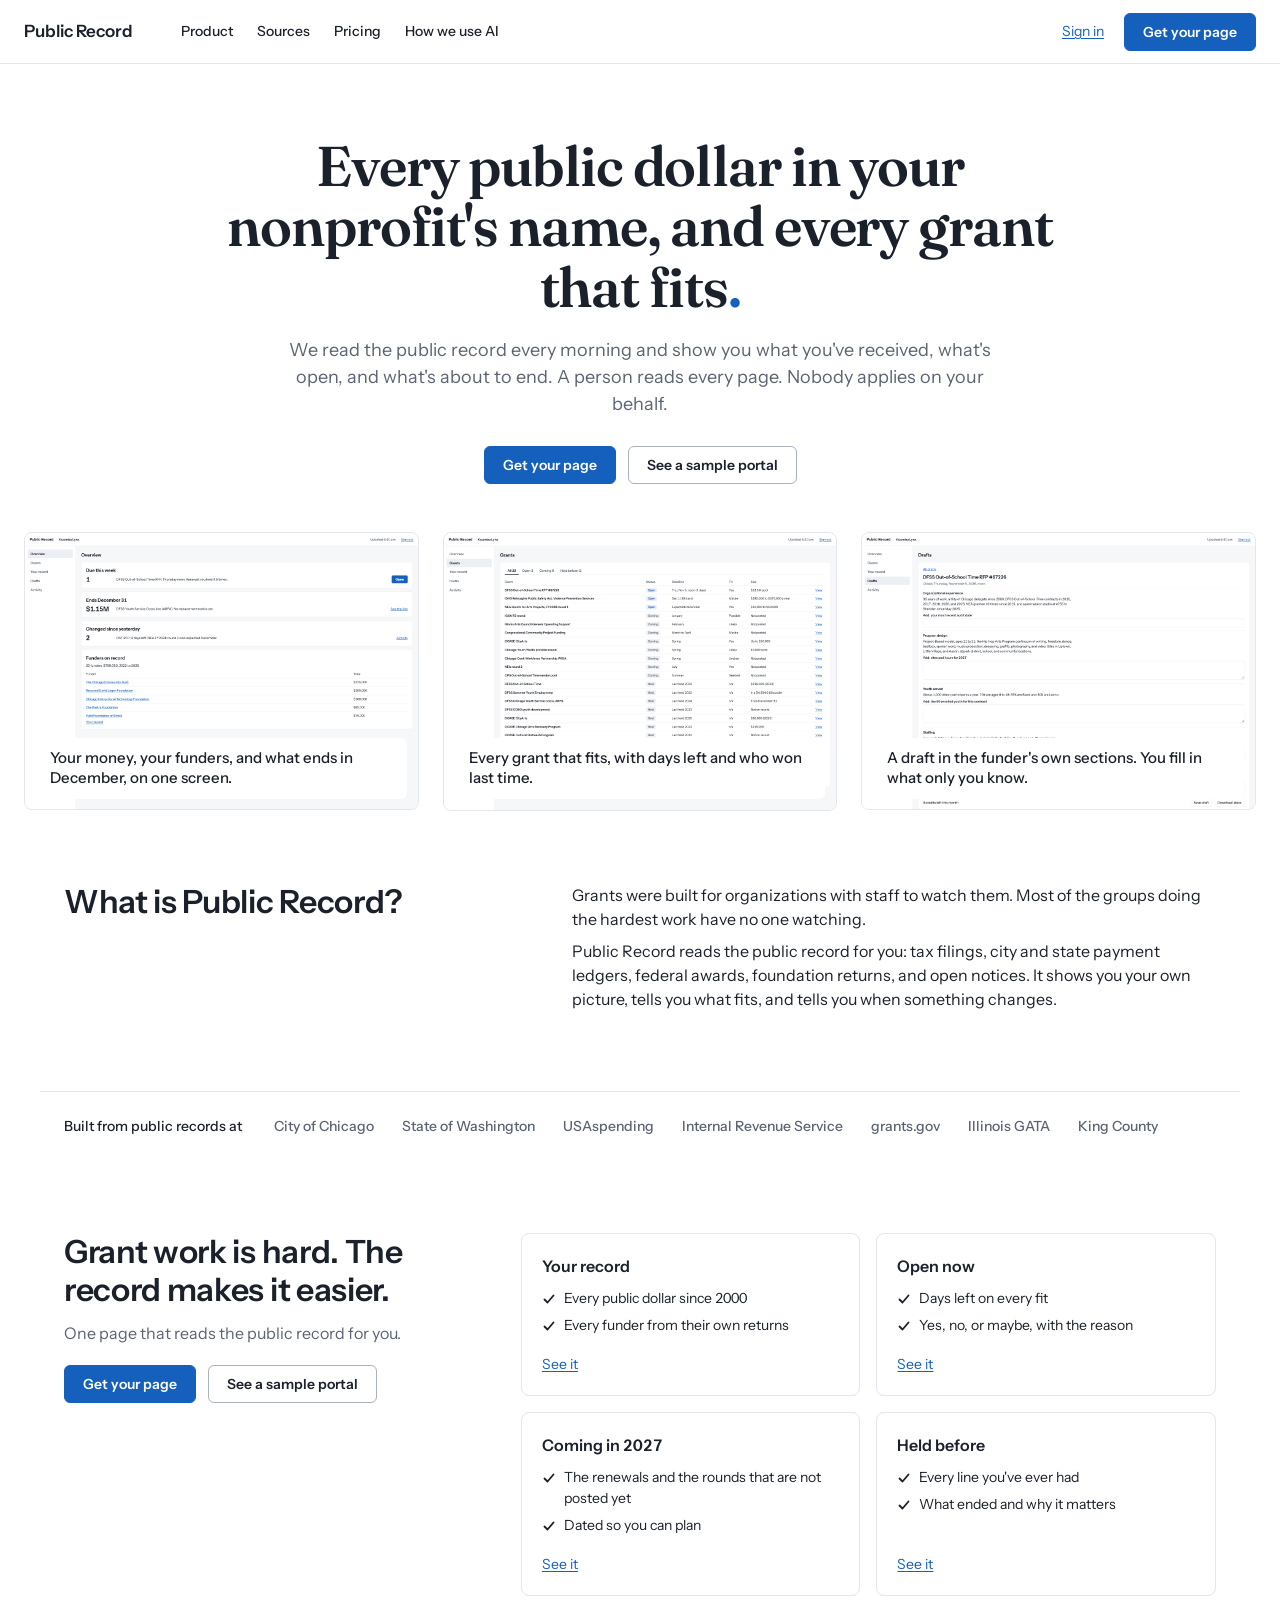
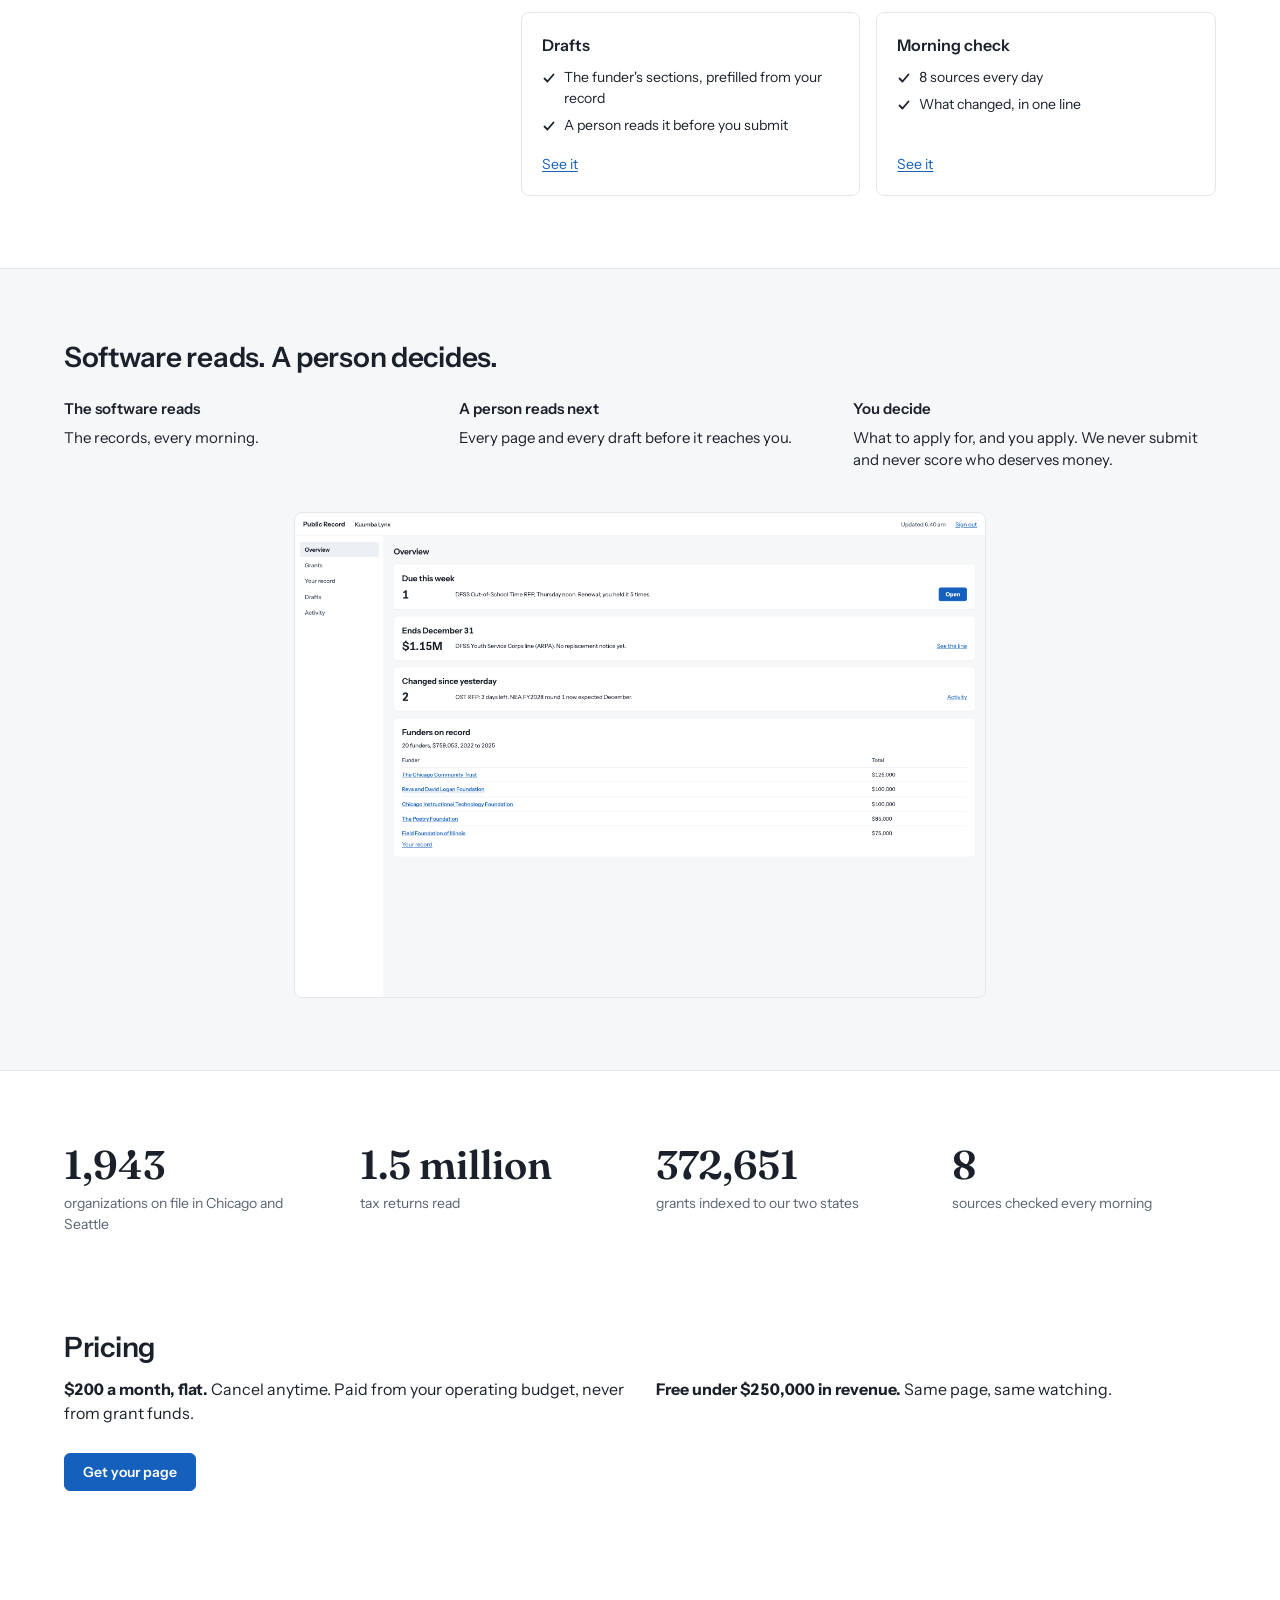
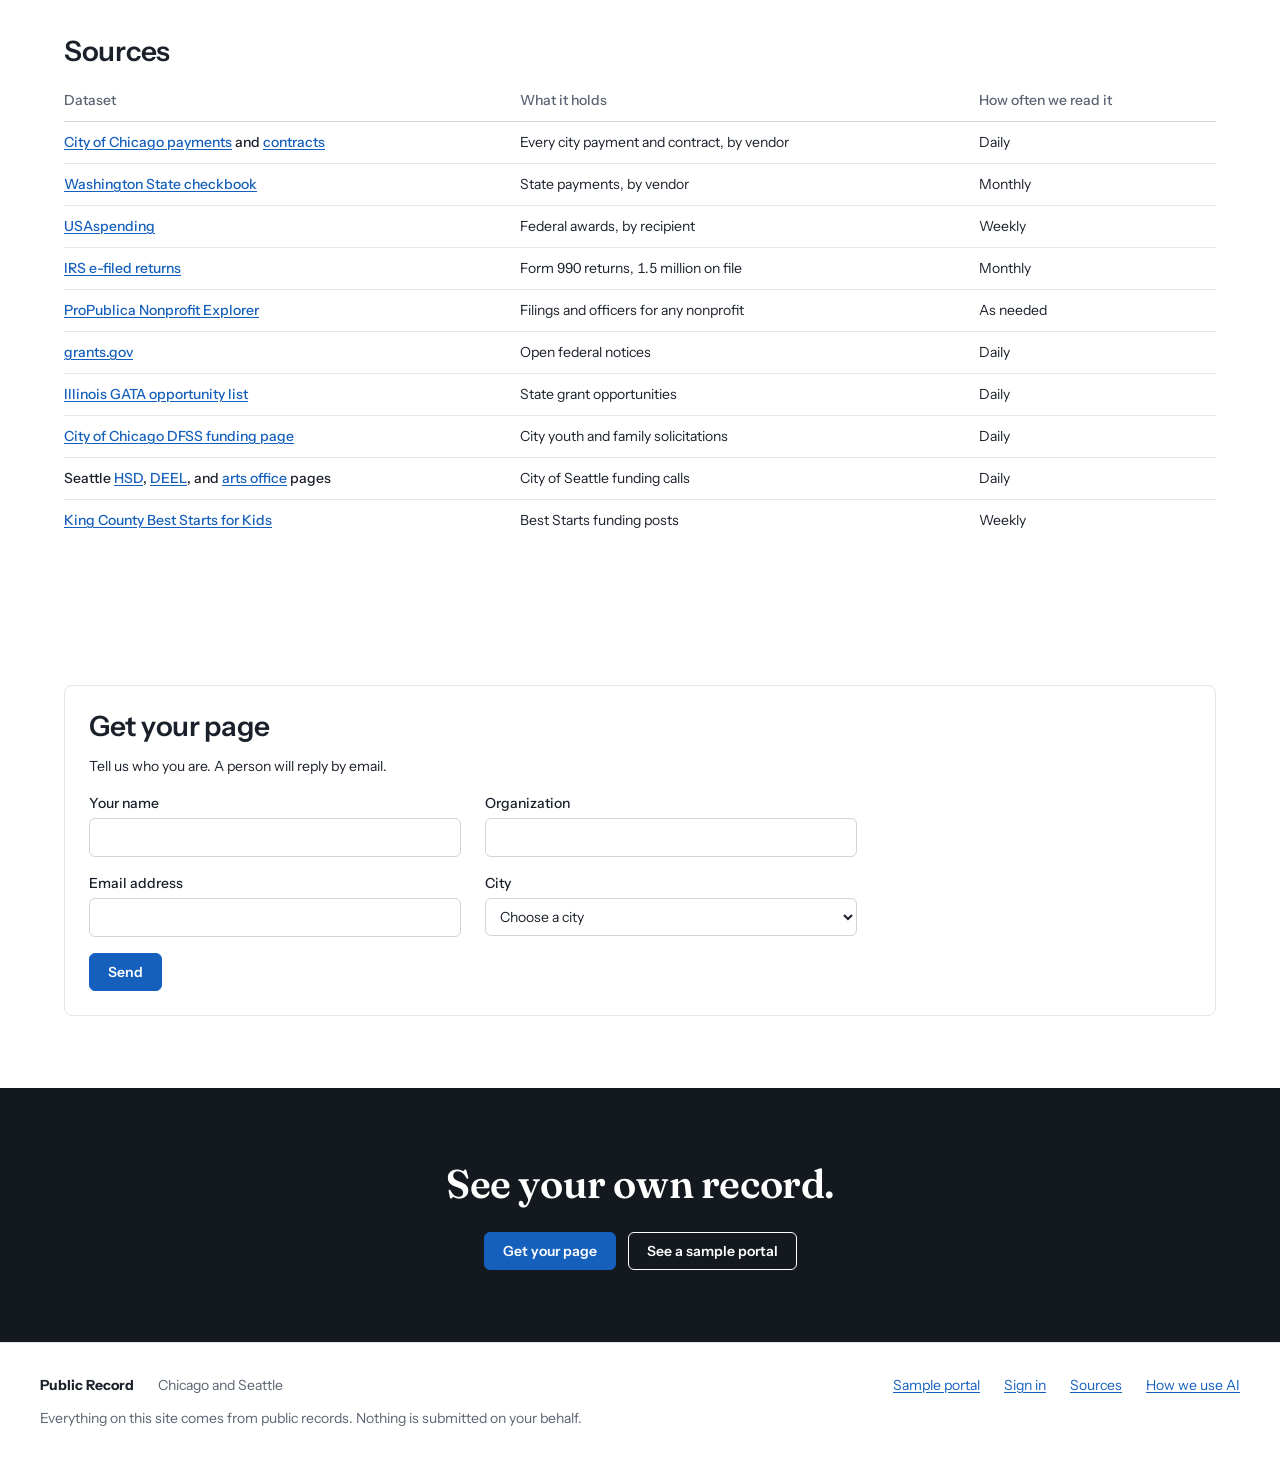
<file: index.html>
<!doctype html>
<html lang="en">
<head>
<meta charset="utf-8">
<meta name="viewport" content="width=device-width, initial-scale=1, viewport-fit=cover">
<meta name="robots" content="noindex, nofollow">
<title>Public Record</title>
<meta name="description" content="Every public dollar in your nonprofit's name, and every grant that fits. Built from public records. Nobody applies on your behalf.">
<link rel="preconnect" href="https://fonts.googleapis.com">
<link rel="preconnect" href="https://fonts.gstatic.com" crossorigin>
<link rel="stylesheet" href="style.css">
</head>
<body class="site">
<a class="skip" href="#main">Skip to main content</a>

<header class="topbar">
  <a class="brand" href="#top" data-brand>Public Record</a>
  <nav class="links" aria-label="Main">
    <a href="#product">Product</a>
    <a href="#sources">Sources</a>
    <a href="#pricing">Pricing</a>
    <a href="#ai">How we use AI</a>
  </nav>
  <nav class="actions" aria-label="Account">
    <a href="login.html">Sign in</a>
    <a class="button" href="#contact">Get your page</a>
  </nav>
</header>

<main id="main">
  <section class="hero" id="top">
    <h1>Every public dollar in your nonprofit's name, and every grant that fits<span class="stop">.</span></h1>
    <p class="subhead">We read the public record every morning and show you what you've received, what's open, and what's about to end. A person reads every page. Nobody applies on your behalf.</p>
    <p class="buttons"><a class="button" href="#contact">Get your page</a> <a class="button outline" href="portal.html">See a sample portal</a></p>
  </section>

  <section class="shots-wrap" aria-label="Screens from the portal">
    <div class="shots" tabindex="0" role="region" aria-label="Three screens from the portal">
      <figure>
        <img src="img/portal-overview.png" width="1280" height="900" alt="The portal overview for Kuumba Lynx: what is due this week, what ends December 31, what changed since yesterday, and top funders.">
        <figcaption>Your money, your funders, and what ends in December, on one screen.</figcaption>
      </figure>
      <figure>
        <img src="img/portal-grants.png" width="1280" height="900" alt="The grants table: open, coming, and held grants with deadline, fit, and size.">
        <figcaption>Every grant that fits, with days left and who won last time.</figcaption>
      </figure>
      <figure>
        <img src="img/portal-draft.png" width="1280" height="900" alt="A draft application in the funder's own sections, with a box to fill in under each.">
        <figcaption>A draft in the funder's own sections. You fill in what only you know.</figcaption>
      </figure>
    </div>
  </section>

  <section class="band split" aria-labelledby="what-h">
    <h2 id="what-h">What is Public Record?</h2>
    <div>
      <p>Grants were built for organizations with staff to watch them. Most of the groups doing the hardest work have no one watching.</p>
      <p>Public Record reads the public record for you: tax filings, city and state payment ledgers, federal awards, foundation returns, and open notices. It shows you your own picture, tells you what fits, and tells you when something changes.</p>
    </div>
  </section>

  <section class="builtfrom" aria-label="Built from">
    <p class="label">Built from public records at</p>
    <ul>
      <li>City of Chicago</li><li>State of Washington</li><li>USAspending</li><li>Internal Revenue Service</li><li>grants.gov</li><li>Illinois GATA</li><li>King County</li>
    </ul>
  </section>

  <section class="band product" id="product" aria-labelledby="product-h">
    <div class="product-intro">
      <h2 id="product-h">Grant work is hard. The record makes it easier.</h2>
      <p>One page that reads the public record for you.</p>
      <p class="buttons"><a class="button" href="#contact">Get your page</a> <a class="button outline" href="portal.html">See a sample portal</a></p>
    </div>
    <div class="cards">
        <article class="card">
          <h3>Your record</h3>
          <ul class="checks"><li><svg class="check" width="14" height="14" viewBox="0 0 14 14" aria-hidden="true" focusable="false"><path d="M2.5 7.5l3 3 6-7" fill="none" stroke="currentColor" stroke-width="1.8" stroke-linecap="round" stroke-linejoin="round"/></svg><span>Every public dollar since 2000</span></li><li><svg class="check" width="14" height="14" viewBox="0 0 14 14" aria-hidden="true" focusable="false"><path d="M2.5 7.5l3 3 6-7" fill="none" stroke="currentColor" stroke-width="1.8" stroke-linecap="round" stroke-linejoin="round"/></svg><span>Every funder from their own returns</span></li></ul>
          <p><a href="portal.html#record">See it<span class="visually-hidden">: Your record</span></a></p>
        </article>
        <article class="card">
          <h3>Open now</h3>
          <ul class="checks"><li><svg class="check" width="14" height="14" viewBox="0 0 14 14" aria-hidden="true" focusable="false"><path d="M2.5 7.5l3 3 6-7" fill="none" stroke="currentColor" stroke-width="1.8" stroke-linecap="round" stroke-linejoin="round"/></svg><span>Days left on every fit</span></li><li><svg class="check" width="14" height="14" viewBox="0 0 14 14" aria-hidden="true" focusable="false"><path d="M2.5 7.5l3 3 6-7" fill="none" stroke="currentColor" stroke-width="1.8" stroke-linecap="round" stroke-linejoin="round"/></svg><span>Yes, no, or maybe, with the reason</span></li></ul>
          <p><a href="portal.html#grants/ost">See it<span class="visually-hidden">: Open now</span></a></p>
        </article>
        <article class="card">
          <h3>Coming in 2027</h3>
          <ul class="checks"><li><svg class="check" width="14" height="14" viewBox="0 0 14 14" aria-hidden="true" focusable="false"><path d="M2.5 7.5l3 3 6-7" fill="none" stroke="currentColor" stroke-width="1.8" stroke-linecap="round" stroke-linejoin="round"/></svg><span>The renewals and the rounds that are not posted yet</span></li><li><svg class="check" width="14" height="14" viewBox="0 0 14 14" aria-hidden="true" focusable="false"><path d="M2.5 7.5l3 3 6-7" fill="none" stroke="currentColor" stroke-width="1.8" stroke-linecap="round" stroke-linejoin="round"/></svg><span>Dated so you can plan</span></li></ul>
          <p><a href="portal.html#grants">See it<span class="visually-hidden">: Coming in 2027</span></a></p>
        </article>
        <article class="card">
          <h3>Held before</h3>
          <ul class="checks"><li><svg class="check" width="14" height="14" viewBox="0 0 14 14" aria-hidden="true" focusable="false"><path d="M2.5 7.5l3 3 6-7" fill="none" stroke="currentColor" stroke-width="1.8" stroke-linecap="round" stroke-linejoin="round"/></svg><span>Every line you've ever had</span></li><li><svg class="check" width="14" height="14" viewBox="0 0 14 14" aria-hidden="true" focusable="false"><path d="M2.5 7.5l3 3 6-7" fill="none" stroke="currentColor" stroke-width="1.8" stroke-linecap="round" stroke-linejoin="round"/></svg><span>What ended and why it matters</span></li></ul>
          <p><a href="portal.html#grants">See it<span class="visually-hidden">: Held before</span></a></p>
        </article>
        <article class="card">
          <h3>Drafts</h3>
          <ul class="checks"><li><svg class="check" width="14" height="14" viewBox="0 0 14 14" aria-hidden="true" focusable="false"><path d="M2.5 7.5l3 3 6-7" fill="none" stroke="currentColor" stroke-width="1.8" stroke-linecap="round" stroke-linejoin="round"/></svg><span>The funder's sections, prefilled from your record</span></li><li><svg class="check" width="14" height="14" viewBox="0 0 14 14" aria-hidden="true" focusable="false"><path d="M2.5 7.5l3 3 6-7" fill="none" stroke="currentColor" stroke-width="1.8" stroke-linecap="round" stroke-linejoin="round"/></svg><span>A person reads it before you submit</span></li></ul>
          <p><a href="portal.html#drafts">See it<span class="visually-hidden">: Drafts</span></a></p>
        </article>
        <article class="card">
          <h3>Morning check</h3>
          <ul class="checks"><li><svg class="check" width="14" height="14" viewBox="0 0 14 14" aria-hidden="true" focusable="false"><path d="M2.5 7.5l3 3 6-7" fill="none" stroke="currentColor" stroke-width="1.8" stroke-linecap="round" stroke-linejoin="round"/></svg><span>8 sources every day</span></li><li><svg class="check" width="14" height="14" viewBox="0 0 14 14" aria-hidden="true" focusable="false"><path d="M2.5 7.5l3 3 6-7" fill="none" stroke="currentColor" stroke-width="1.8" stroke-linecap="round" stroke-linejoin="round"/></svg><span>What changed, in one line</span></li></ul>
          <p><a href="portal.html#activity">See it<span class="visually-hidden">: Morning check</span></a></p>
        </article>
    </div>
  </section>

  <section class="ai" id="ai" aria-labelledby="ai-h">
    <div class="band">
      <h2 id="ai-h">Software reads. A person decides.</h2>
      <div class="three">
        <div><h3>The software reads</h3><p>The records, every morning.</p></div>
        <div><h3>A person reads next</h3><p>Every page and every draft before it reaches you.</p></div>
        <div><h3>You decide</h3><p>What to apply for, and you apply. We never submit and never score who deserves money.</p></div>
      </div>
      <img class="ai-shot" src="img/portal-overview.png" width="1280" height="900" loading="lazy" alt="The portal overview, where every figure links to the public record it came from.">
    </div>
  </section>

  <section class="numbers" aria-label="In numbers">
    <div><p class="figure">1,943</p><p>organizations on file in Chicago and Seattle</p></div>
    <div><p class="figure">1.5 million</p><p>tax returns read</p></div>
    <div><p class="figure">372,651</p><p>grants indexed to our two states</p></div>
    <div><p class="figure">8</p><p>sources checked every morning</p></div>
  </section>

  <section class="band pricing" id="pricing" aria-labelledby="pricing-h">
    <h2 id="pricing-h">Pricing</h2>
    <div class="two">
      <p><strong>$200 a month, flat.</strong> Cancel anytime. Paid from your operating budget, never from grant funds.</p>
      <p><strong>Free under $250,000 in revenue.</strong> Same page, same watching.</p>
    </div>
    <p class="buttons"><a class="button" href="#contact">Get your page</a></p>
  </section>

  <section class="band" id="sources" aria-labelledby="sources-h">
    <h2 id="sources-h">Sources</h2>
    <div class="tablewrap">
      <table>
        <caption class="visually-hidden">Datasets we read, what each holds, and how often</caption>
        <thead><tr><th scope="col">Dataset</th><th scope="col">What it holds</th><th scope="col">How often we read it</th></tr></thead>
        <tbody>
          <tr><th scope="row"><a href="https://data.cityofchicago.org/Administration-Finance/Payments/s4vu-giwb">City of Chicago payments</a> and <a href="https://data.cityofchicago.org/Administration-Finance/Contracts/rsxa-ify5">contracts</a></th><td>Every city payment and contract, by vendor</td><td>Daily</td></tr>
          <tr><th scope="row"><a href="https://fiscal.wa.gov/Spending/Checkbook">Washington State checkbook</a></th><td>State payments, by vendor</td><td>Monthly</td></tr>
          <tr><th scope="row"><a href="https://www.usaspending.gov/search/">USAspending</a></th><td>Federal awards, by recipient</td><td>Weekly</td></tr>
          <tr><th scope="row"><a href="https://www.irs.gov/charities-non-profits/form-990-series-downloads">IRS e-filed returns</a></th><td>Form 990 returns, 1.5 million on file</td><td>Monthly</td></tr>
          <tr><th scope="row"><a href="https://projects.propublica.org/nonprofits/">ProPublica Nonprofit Explorer</a></th><td>Filings and officers for any nonprofit</td><td>As needed</td></tr>
          <tr><th scope="row"><a href="https://www.grants.gov/search-grants">grants.gov</a></th><td>Open federal notices</td><td>Daily</td></tr>
          <tr><th scope="row"><a href="https://omb.illinois.gov/public/gata/grants/CSFA-Opportunities.aspx">Illinois GATA opportunity list</a></th><td>State grant opportunities</td><td>Daily</td></tr>
          <tr><th scope="row"><a href="https://www.chicago.gov/city/en/depts/fss/provdrs/serv/svcs/funding-opportunities.html">City of Chicago DFSS funding page</a></th><td>City youth and family solicitations</td><td>Daily</td></tr>
          <tr><th scope="row">Seattle <a href="https://www.seattle.gov/human-services/for-providers/funding-opportunities">HSD</a>, <a href="https://www.seattle.gov/education/for-providers/funding-opportunities">DEEL</a>, and <a href="https://www.seattle.gov/arts/opportunities/current-calls-and-funding">arts office</a> pages</th><td>City of Seattle funding calls</td><td>Daily</td></tr>
          <tr><th scope="row"><a href="https://beststartsblog.com/">King County Best Starts for Kids</a></th><td>Best Starts funding posts</td><td>Weekly</td></tr>
        </tbody>
      </table>
    </div>
  </section>

  <section class="band" id="contact" aria-labelledby="contact-h">
    <div class="panel">
      <h2 id="contact-h">Get your page</h2>
      <p>Tell us who you are. A person will reply by email.</p>
      <!-- The owner will wire this form up. It posts nowhere yet. -->
      <form action="#" method="post" class="form form-grid" id="contact-form">
        <div class="field">
          <label for="name">Your name</label>
          <input id="name" name="name" type="text" autocomplete="name" required aria-describedby="name-error">
          <p class="error" id="name-error" hidden></p>
        </div>
        <div class="field">
          <label for="organization">Organization</label>
          <input id="organization" name="organization" type="text" autocomplete="organization" required aria-describedby="organization-error">
          <p class="error" id="organization-error" hidden></p>
        </div>
        <div class="field">
          <label for="email">Email address</label>
          <input id="email" name="email" type="email" autocomplete="email" required aria-describedby="email-error">
          <p class="error" id="email-error" hidden></p>
        </div>
        <div class="field">
          <label for="city">City</label>
          <select id="city" name="city" required aria-describedby="city-error">
            <option value="">Choose a city</option>
            <option>Chicago</option>
            <option>Seattle</option>
            <option>Somewhere else</option>
          </select>
          <p class="error" id="city-error" hidden></p>
        </div>
        <p class="form-action"><button class="button" type="submit">Send</button></p>
      </form>
      <p class="sent" id="sent" role="status" tabindex="-1" hidden>Thanks. Expect an email from a person within two days.</p>
    </div>
  </section>

  <section class="closing" aria-labelledby="closing-h">
    <h2 id="closing-h">See your own record.</h2>
    <p class="buttons"><a class="button" href="#contact">Get your page</a> <a class="button outline" href="portal.html">See a sample portal</a></p>
  </section>
</main>

<footer class="site-footer">
  <div class="footer-row">
    <strong data-brand>Public Record</strong>
    <span>Chicago and Seattle</span>
    <nav aria-label="Footer"><a href="portal.html">Sample portal</a> <a href="login.html">Sign in</a> <a href="#sources">Sources</a> <a href="#ai">How we use AI</a></nav>
  </div>
  <p>Everything on this site comes from public records. Nothing is submitted on your behalf.</p>
</footer>

<script src="script.js"></script>
</body>
</html>
</file>
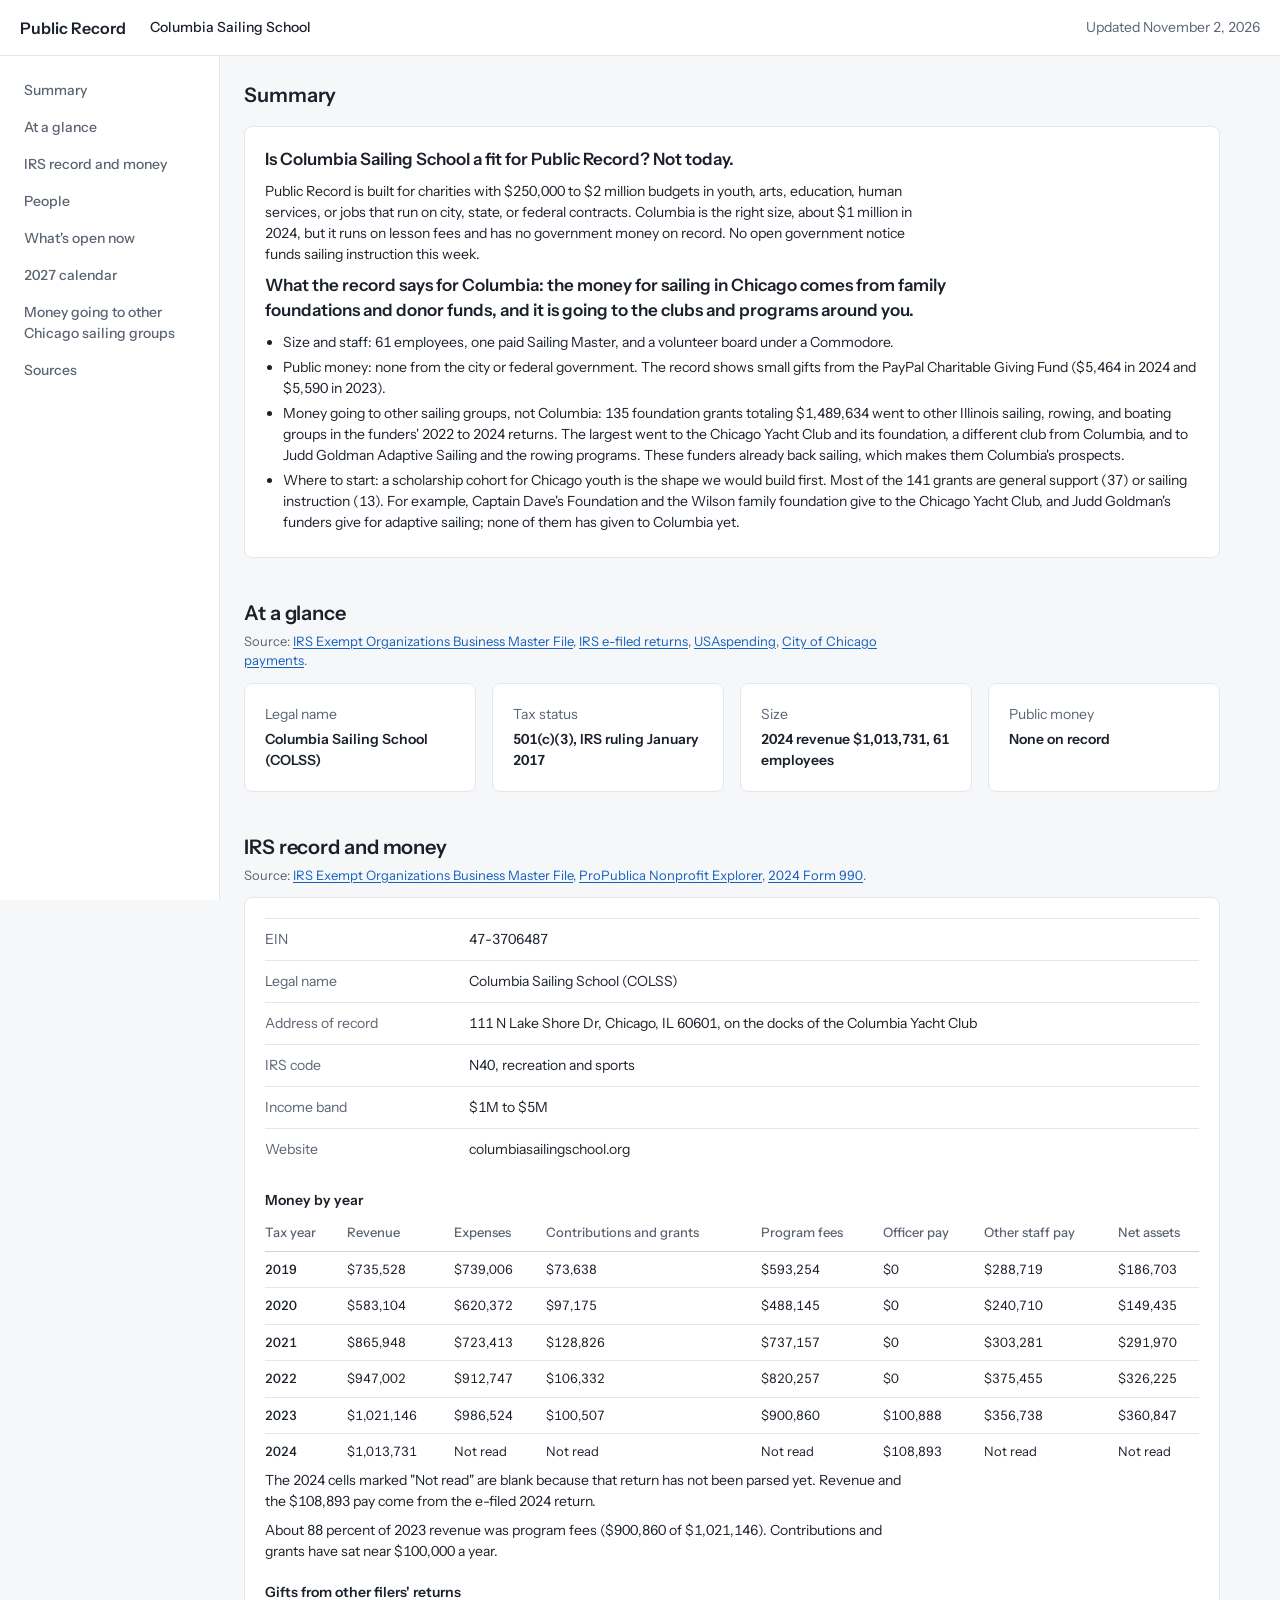
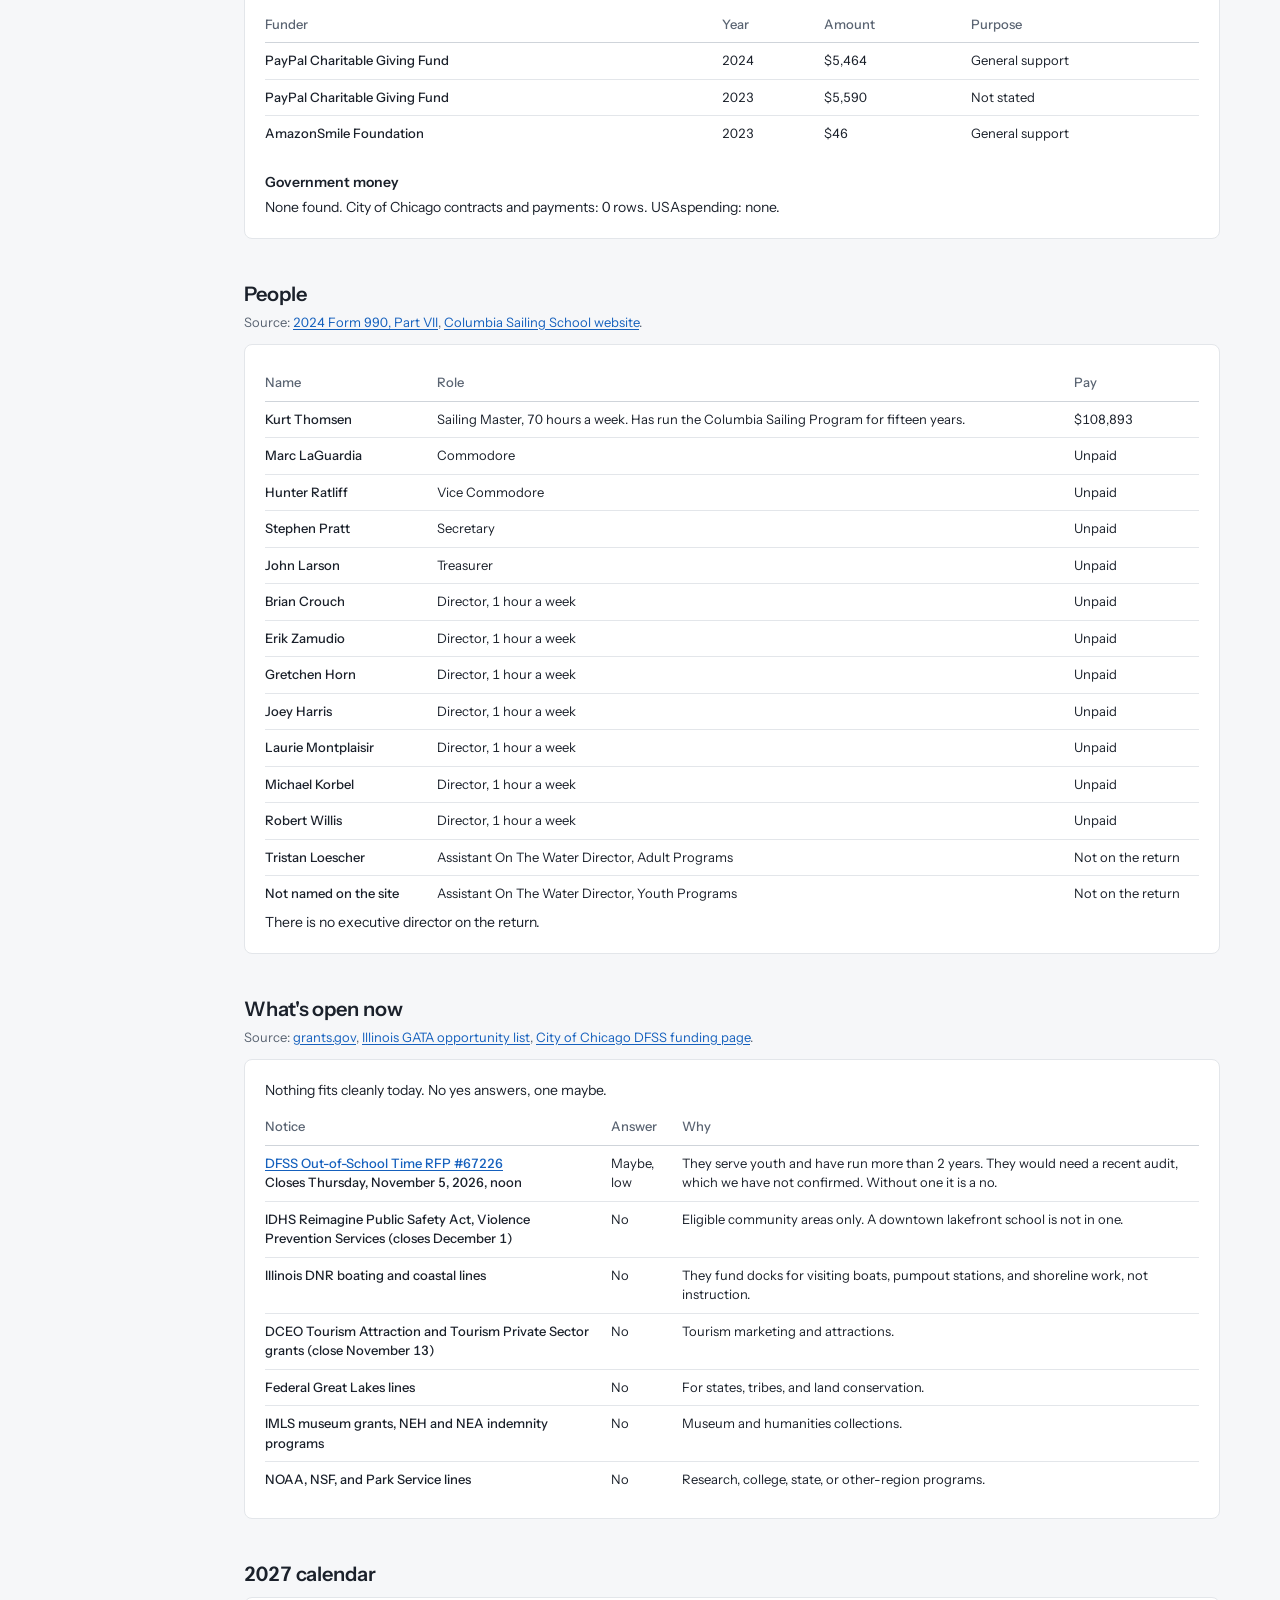
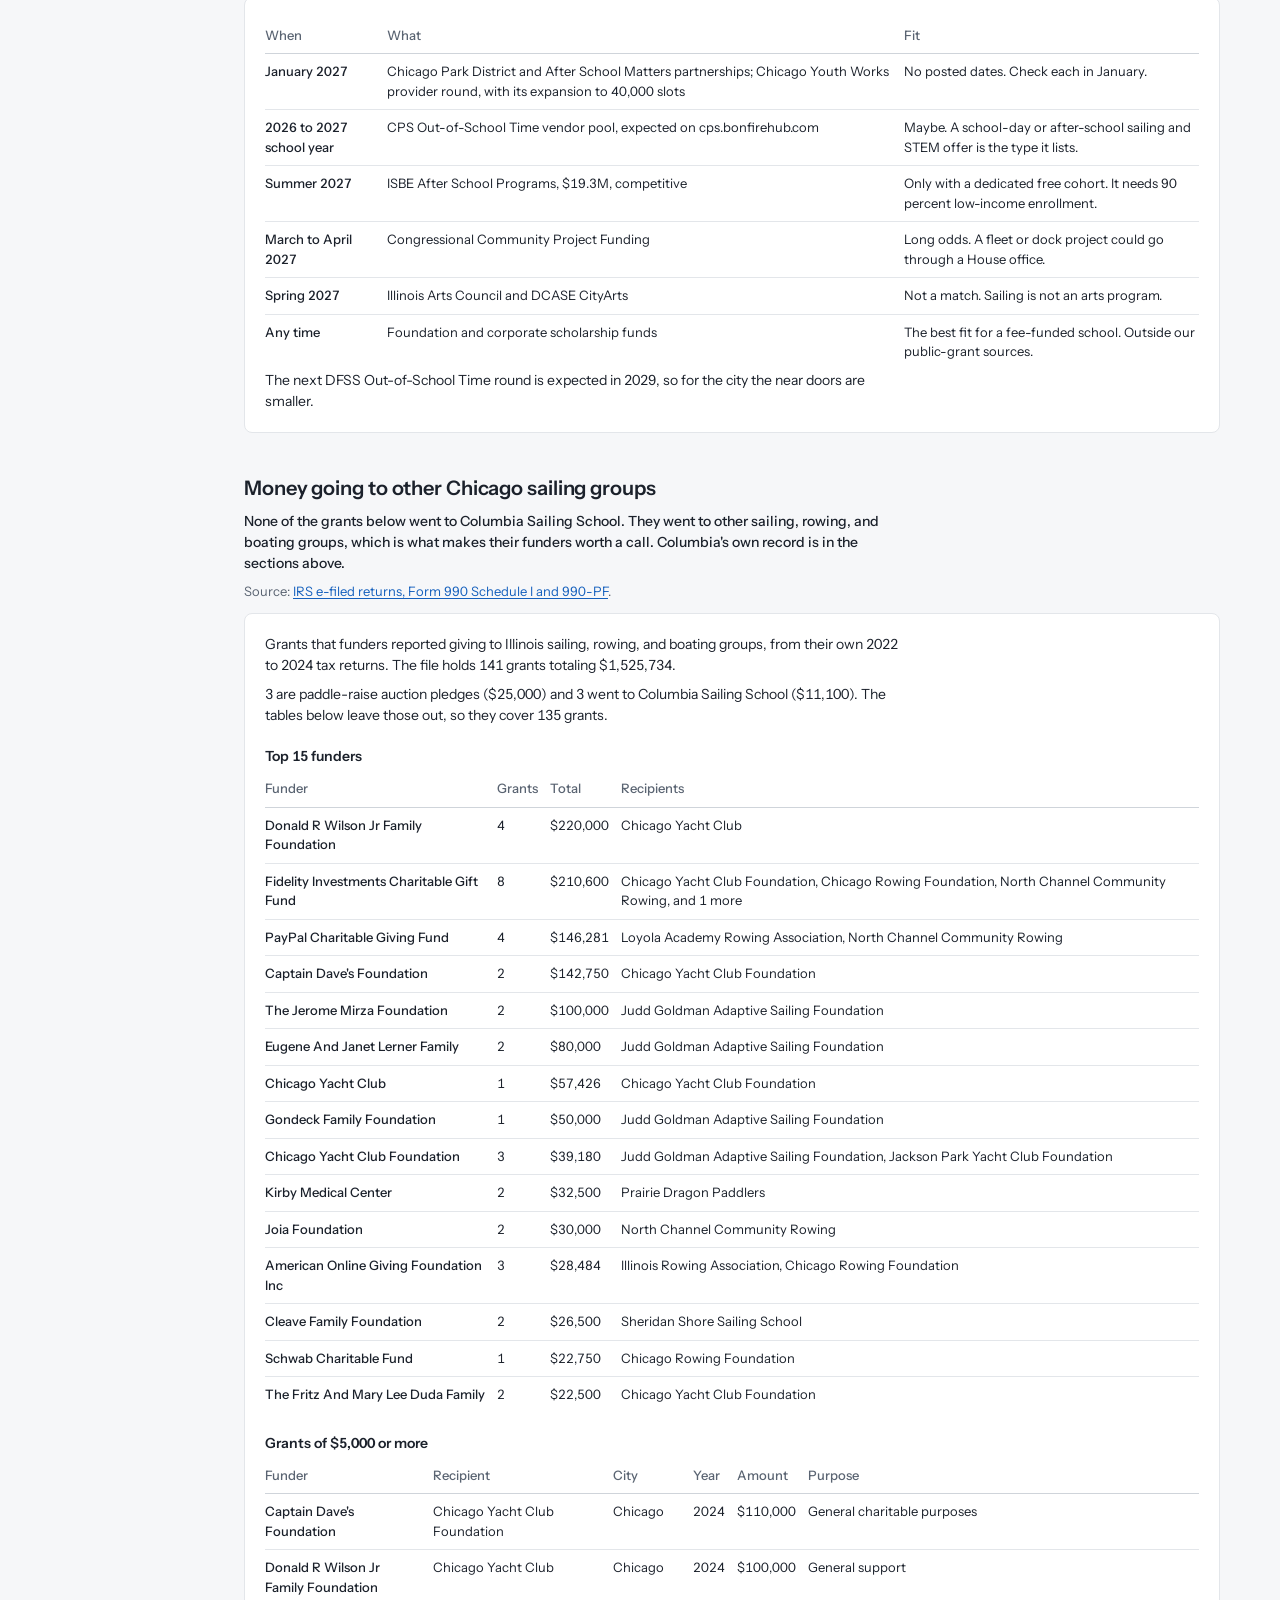
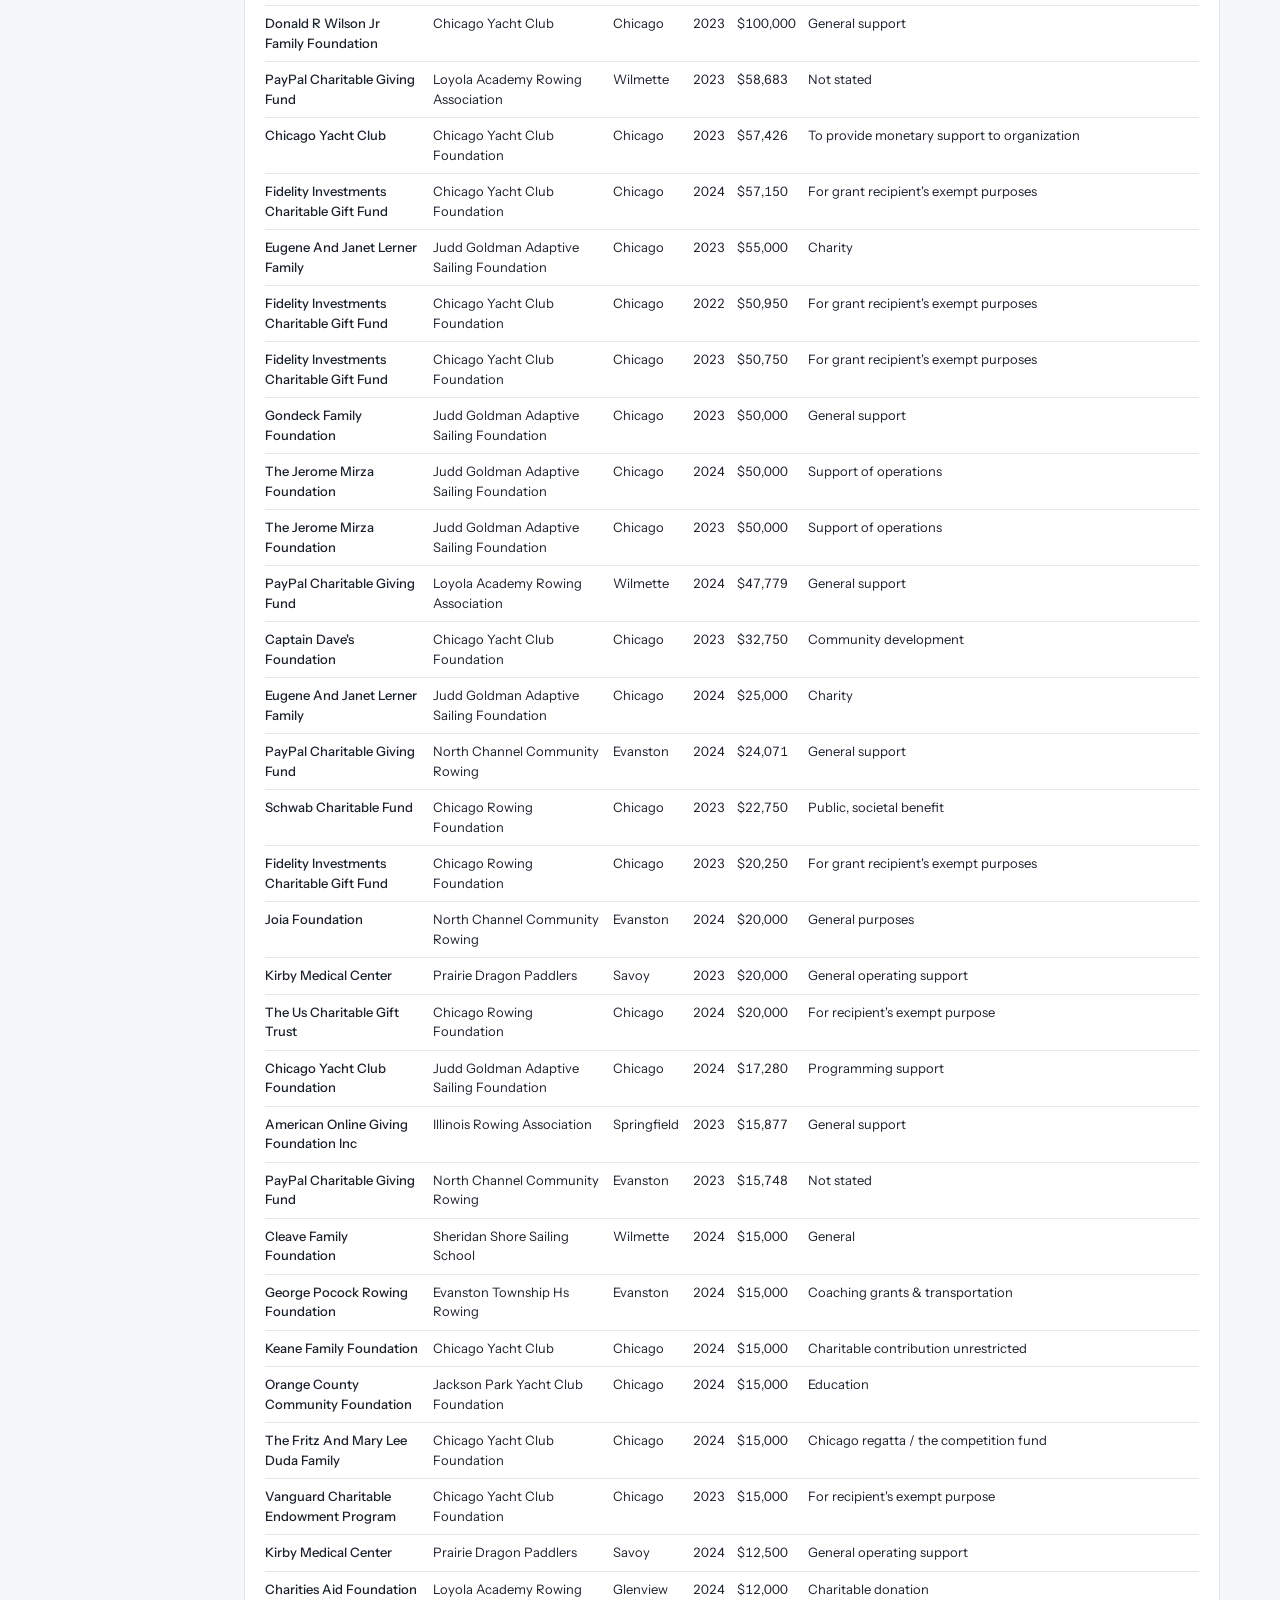
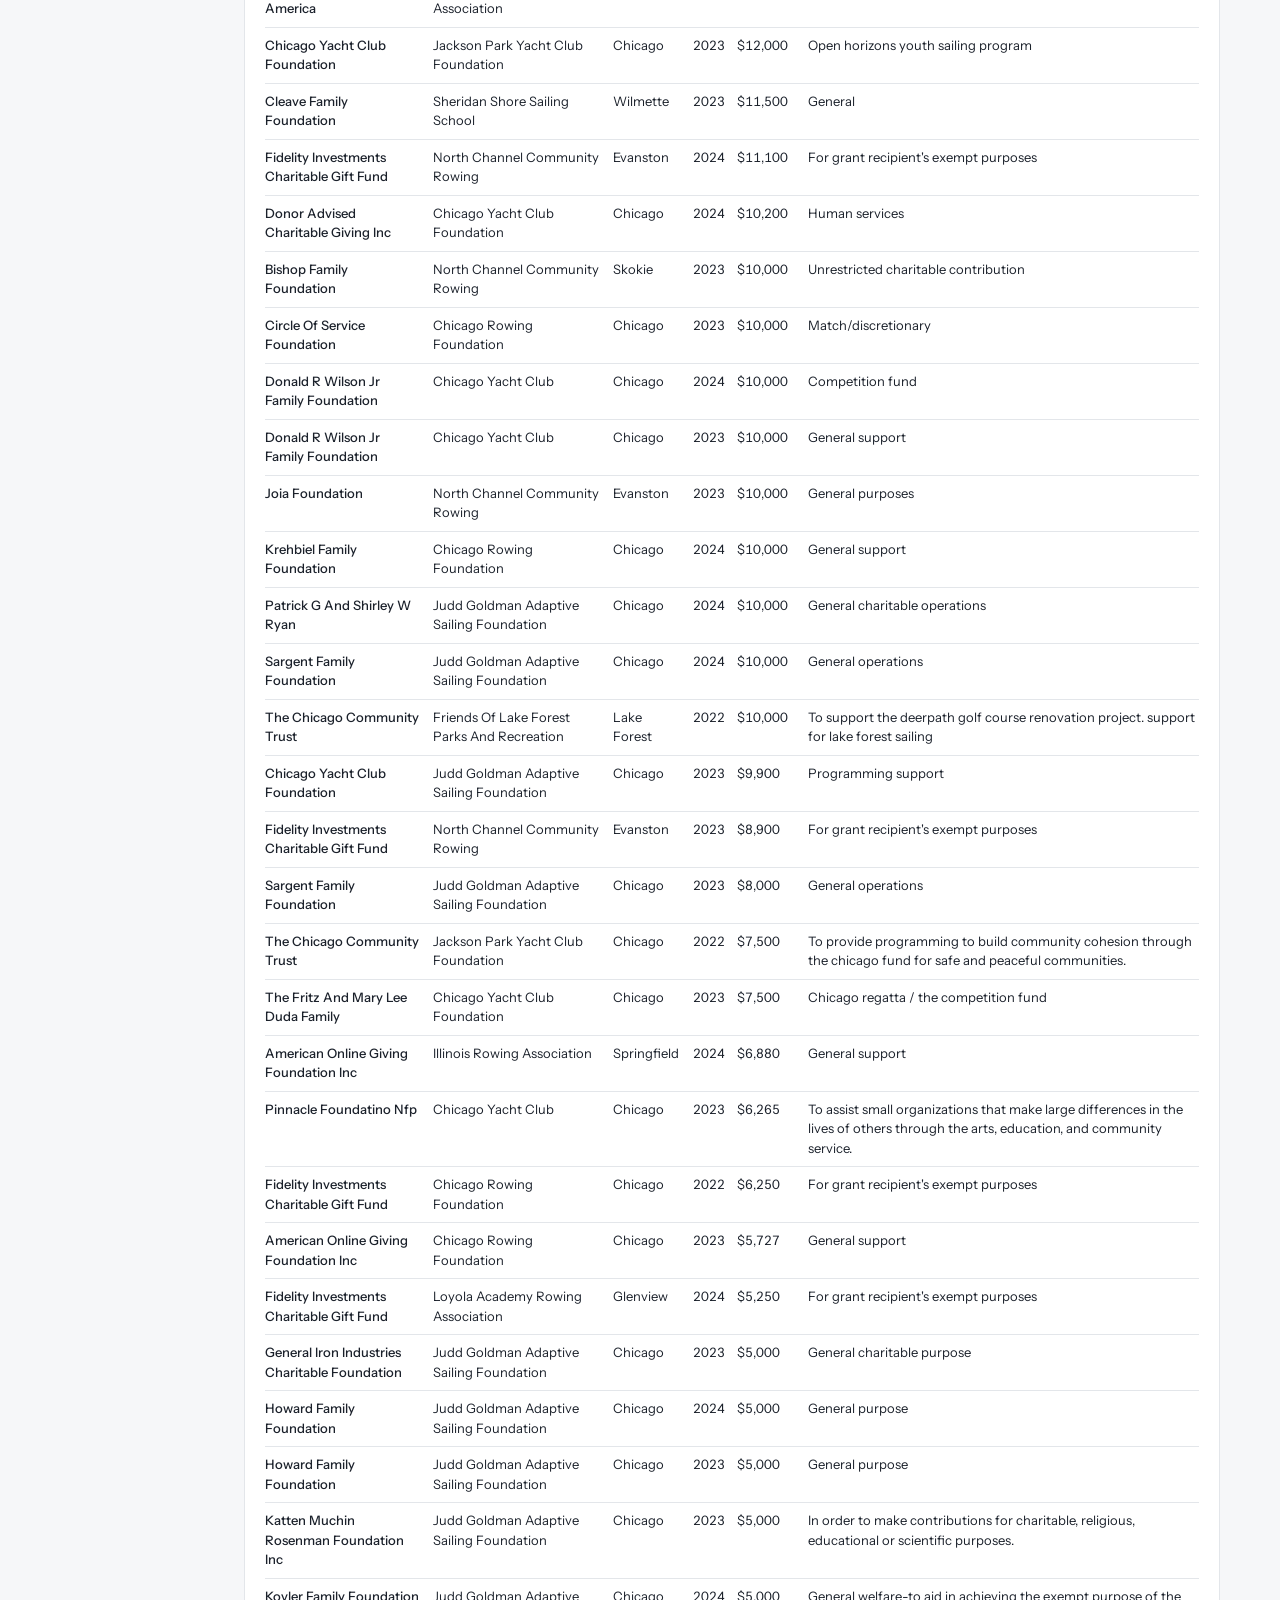
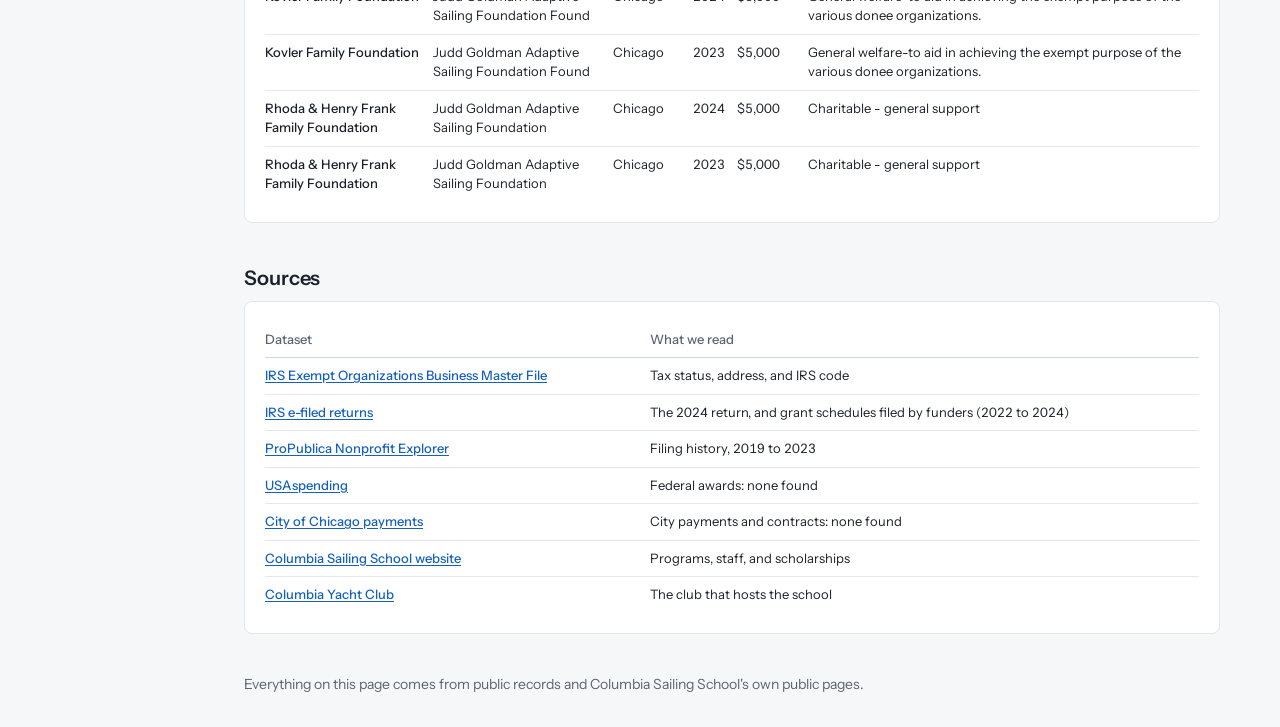
<file: columbia-sailing-school.html>
<!doctype html>
<html lang="en">
<head>
<meta charset="utf-8">
<meta name="viewport" content="width=device-width, initial-scale=1, viewport-fit=cover">
<meta name="robots" content="noindex, nofollow">
<title>Columbia Sailing School background</title>
<link rel="preconnect" href="https://fonts.googleapis.com">
<link rel="preconnect" href="https://fonts.gstatic.com" crossorigin>
<link href="https://fonts.googleapis.com/css2?family=Instrument+Sans:wght@400;500;600&amp;display=swap" rel="stylesheet">
<link rel="stylesheet" href="portal.css">
<style>
html { overflow-x: hidden; }
.topbar { padding-left: max(20px, env(safe-area-inset-left)); padding-right: max(20px, env(safe-area-inset-right)); }
.page { display: grid; grid-template-columns: 220px minmax(0, 1fr); }
.toc { position: sticky; top: var(--topbar); align-self: start; height: calc(100vh - var(--topbar)); overflow-y: auto; padding: 16px 12px; background: var(--panel); border-right: 1px solid var(--border); }
.toc ol { list-style: none; margin: 0; padding: 0; }
.toc a { display: block; padding: 8px 12px; border-radius: 6px; color: var(--muted); text-decoration: none; font-weight: 500; }
.toc a:hover { background: var(--hover); color: var(--ink); }
.toc a[aria-current="true"] { background: #eceff3; color: var(--ink); font-weight: 600; }
main { max-width: 64rem; }
main > section { margin-bottom: 40px; }
.source { color: var(--muted); font-size: 13px; margin: -4px 0 12px; }
.glances { display: grid; grid-template-columns: repeat(4, minmax(0, 1fr)); gap: 16px; }
.glance { margin: 0; }
.glance .label { color: var(--muted); margin: 0 0 4px; }
.glance .value { font-weight: 600; margin: 0; }
.fields .field { grid-template-columns: 12rem minmax(0, 1fr); }
h3 { margin-top: 20px; }
.panel table { min-width: 0; }
.lead { font-size: 17px; font-weight: 600; max-width: 60ch; }
.panel p:last-child { margin-bottom: 0; }
.prospects th, .prospects td { white-space: normal; }
@media (max-width: 819px) {
  .page { display: block; }
  .toc { position: static; height: auto; border-right: 0; border-bottom: 1px solid var(--border); padding: 12px 16px; }
  .toc ol { display: flex; flex-wrap: wrap; gap: 2px 8px; }
  .toc a { padding: 6px 10px; }
  main { padding: 16px max(16px, env(safe-area-inset-right)) calc(24px + env(safe-area-inset-bottom)) max(16px, env(safe-area-inset-left)); }
  .glances { grid-template-columns: 1fr; }
  .fields .field { grid-template-columns: 1fr; }
  .topbar { gap: 12px; }
  .topbar .updated { display: block; font-size: 13px; }
}

  .summary-lead { font-size: 17px; font-weight: 600; line-height: 1.4; margin: 0 0 12px; max-width: 64ch; }
  .summary-points { margin: 0; padding-left: 18px; display: grid; gap: 8px; max-width: 72ch; }
  .summary-fit { margin: 0 0 16px; max-width: 72ch; padding-bottom: 14px; border-bottom: 1px solid var(--border); }
  .summary-cta { margin: 14px 0 0; font-weight: 500; }
  .explain { margin: 0 0 12px; max-width: 72ch; font-weight: 500; }
</style>
</head>
<body class="portal">
<a class="skip" href="#main">Skip to main content</a>
<header class="topbar">
  <a class="brand" href="index.html">Public Record</a>
  <p class="org">Columbia Sailing School</p>
  <p class="updated">Updated November 2, 2026</p>
</header>

<div class="page">
  <nav class="toc" aria-label="Sections"><ol><li><a href="#summary">Summary</a></li><li><a href="#glance">At a glance</a></li><li><a href="#irs">IRS record and money</a></li><li><a href="#people">People</a></li><li><a href="#open">What&#x27;s open now</a></li><li><a href="#calendar">2027 calendar</a></li><li><a href="#funders">Money going to other Chicago sailing groups</a></li><li><a href="#sources">Sources</a></li></ol></nav>
  <main id="main">
    <section id="summary" aria-labelledby="summary-h">
      <h1 id="summary-h">Summary</h1>
      <div class="panel">
        <p class="lead">Is Columbia Sailing School a fit for Public Record? Not today.</p>
        <p>Public Record is built for charities with $250,000 to $2 million budgets in youth, arts, education, human services, or jobs that run on city, state, or federal contracts. Columbia is the right size, about $1 million in 2024, but it runs on lesson fees and has no government money on record. No open government notice funds sailing instruction this week.</p>
        <p class="lead">What the record says for Columbia: the money for sailing in Chicago comes from family foundations and donor funds, and it is going to the clubs and programs around you.</p>
        <ul class="tight">
          <li>Size and staff: 61 employees, one paid Sailing Master, and a volunteer board under a Commodore.</li>
          <li>Public money: none from the city or federal government. The record shows small gifts from the PayPal Charitable Giving Fund ($5,464 in 2024 and $5,590 in 2023).</li>
          <li>Money going to other sailing groups, not Columbia: 135 foundation grants totaling $1,489,634 went to other Illinois sailing, rowing, and boating groups in the funders' 2022 to 2024 returns. The largest went to the Chicago Yacht Club and its foundation, a different club from Columbia, and to Judd Goldman Adaptive Sailing and the rowing programs. These funders already back sailing, which makes them Columbia's prospects.</li>
          <li>Where to start: a scholarship cohort for Chicago youth is the shape we would build first. Most of the 141 grants are general support (37) or sailing instruction (13). For example, Captain Dave's Foundation and the Wilson family foundation give to the Chicago Yacht Club, and Judd Goldman's funders give for adaptive sailing; none of them has given to Columbia yet.</li>
        </ul>
      </div>
    </section>

    <section id="glance" aria-labelledby="glance-h">
      <h2 id="glance-h">At a glance</h2>
      <p class="source">Source: <a href="https://www.irs.gov/charities-non-profits/exempt-organizations-business-master-file-extract-eo-bmf">IRS Exempt Organizations Business Master File</a>, <a href="https://www.irs.gov/charities-non-profits/form-990-series-downloads">IRS e-filed returns</a>, <a href="https://www.usaspending.gov/search/">USAspending</a>, <a href="https://data.cityofchicago.org/Administration-Finance/Payments/s4vu-giwb">City of Chicago payments</a>.</p>
      <div class="glances"><div class="panel glance"><p class="label">Legal name</p><p class="value">Columbia Sailing School (COLSS)</p></div><div class="panel glance"><p class="label">Tax status</p><p class="value">501(c)(3), IRS ruling January 2017</p></div><div class="panel glance"><p class="label">Size</p><p class="value">2024 revenue $1,013,731, 61 employees</p></div><div class="panel glance"><p class="label">Public money</p><p class="value">None on record</p></div></div>
    </section>

    <section id="irs" aria-labelledby="irs-h">
      <h2 id="irs-h">IRS record and money</h2>
      <p class="source">Source: <a href="https://www.irs.gov/charities-non-profits/exempt-organizations-business-master-file-extract-eo-bmf">IRS Exempt Organizations Business Master File</a>, <a href="https://projects.propublica.org/nonprofits/organizations/473706487">ProPublica Nonprofit Explorer</a>, <a href="https://www.irs.gov/charities-non-profits/form-990-series-downloads">2024 Form 990</a>.</p>
      <div class="panel">
        <dl class="fields"><div class="field"><dt>EIN</dt><dd>47-3706487</dd></div><div class="field"><dt>Legal name</dt><dd>Columbia Sailing School (COLSS)</dd></div><div class="field"><dt>Address of record</dt><dd>111 N Lake Shore Dr, Chicago, IL 60601, on the docks of the Columbia Yacht Club</dd></div><div class="field"><dt>IRS code</dt><dd>N40, recreation and sports</dd></div><div class="field"><dt>Income band</dt><dd>$1M to $5M</dd></div><div class="field"><dt>Website</dt><dd>columbiasailingschool.org</dd></div></dl>
        <h3>Money by year</h3>
        <div class="tablewrap"><table class=""><caption class="visually-hidden">Revenue, expenses, and staff pay by tax year</caption><thead><tr><th scope="col">Tax year</th><th scope="col">Revenue</th><th scope="col">Expenses</th><th scope="col">Contributions and grants</th><th scope="col">Program fees</th><th scope="col">Officer pay</th><th scope="col">Other staff pay</th><th scope="col">Net assets</th></tr></thead><tbody><tr><th scope="row">2019</th><td>$735,528</td><td>$739,006</td><td>$73,638</td><td>$593,254</td><td>$0</td><td>$288,719</td><td>$186,703</td></tr><tr><th scope="row">2020</th><td>$583,104</td><td>$620,372</td><td>$97,175</td><td>$488,145</td><td>$0</td><td>$240,710</td><td>$149,435</td></tr><tr><th scope="row">2021</th><td>$865,948</td><td>$723,413</td><td>$128,826</td><td>$737,157</td><td>$0</td><td>$303,281</td><td>$291,970</td></tr><tr><th scope="row">2022</th><td>$947,002</td><td>$912,747</td><td>$106,332</td><td>$820,257</td><td>$0</td><td>$375,455</td><td>$326,225</td></tr><tr><th scope="row">2023</th><td>$1,021,146</td><td>$986,524</td><td>$100,507</td><td>$900,860</td><td>$100,888</td><td>$356,738</td><td>$360,847</td></tr><tr><th scope="row">2024</th><td>$1,013,731</td><td>Not read</td><td>Not read</td><td>Not read</td><td>$108,893</td><td>Not read</td><td>Not read</td></tr></tbody></table></div>
        <p>The 2024 cells marked "Not read" are blank because that return has not been parsed yet. Revenue and the $108,893 pay come from the e-filed 2024 return.</p>
        <p>About 88 percent of 2023 revenue was program fees ($900,860 of $1,021,146). Contributions and grants have sat near $100,000 a year.</p>
        <h3>Gifts from other filers' returns</h3>
        <div class="tablewrap"><table class=""><caption class="visually-hidden">Gifts to Columbia Sailing School</caption><thead><tr><th scope="col">Funder</th><th scope="col">Year</th><th scope="col">Amount</th><th scope="col">Purpose</th></tr></thead><tbody><tr><th scope="row">PayPal Charitable Giving Fund</th><td>2024</td><td>$5,464</td><td>General support</td></tr><tr><th scope="row">PayPal Charitable Giving Fund</th><td>2023</td><td>$5,590</td><td>Not stated</td></tr><tr><th scope="row">AmazonSmile Foundation</th><td>2023</td><td>$46</td><td>General support</td></tr></tbody></table></div>
        <h3>Government money</h3>
        <p>None found. City of Chicago contracts and payments: 0 rows. USAspending: none.</p>
      </div>
    </section>

    <section id="people" aria-labelledby="people-h">
      <h2 id="people-h">People</h2>
      <p class="source">Source: <a href="https://www.irs.gov/charities-non-profits/form-990-series-downloads">2024 Form 990, Part VII</a>, <a href="https://columbiasailingschool.org/">Columbia Sailing School website</a>.</p>
      <div class="panel">
        <div class="tablewrap"><table class=""><caption class="visually-hidden">Staff and board</caption><thead><tr><th scope="col">Name</th><th scope="col">Role</th><th scope="col">Pay</th></tr></thead><tbody><tr><th scope="row">Kurt Thomsen</th><td>Sailing Master, 70 hours a week. Has run the Columbia Sailing Program for fifteen years.</td><td>$108,893</td></tr><tr><th scope="row">Marc LaGuardia</th><td>Commodore</td><td>Unpaid</td></tr><tr><th scope="row">Hunter Ratliff</th><td>Vice Commodore</td><td>Unpaid</td></tr><tr><th scope="row">Stephen Pratt</th><td>Secretary</td><td>Unpaid</td></tr><tr><th scope="row">John Larson</th><td>Treasurer</td><td>Unpaid</td></tr><tr><th scope="row">Brian Crouch</th><td>Director, 1 hour a week</td><td>Unpaid</td></tr><tr><th scope="row">Erik Zamudio</th><td>Director, 1 hour a week</td><td>Unpaid</td></tr><tr><th scope="row">Gretchen Horn</th><td>Director, 1 hour a week</td><td>Unpaid</td></tr><tr><th scope="row">Joey Harris</th><td>Director, 1 hour a week</td><td>Unpaid</td></tr><tr><th scope="row">Laurie Montplaisir</th><td>Director, 1 hour a week</td><td>Unpaid</td></tr><tr><th scope="row">Michael Korbel</th><td>Director, 1 hour a week</td><td>Unpaid</td></tr><tr><th scope="row">Robert Willis</th><td>Director, 1 hour a week</td><td>Unpaid</td></tr><tr><th scope="row">Tristan Loescher</th><td>Assistant On The Water Director, Adult Programs</td><td>Not on the return</td></tr><tr><th scope="row">Not named on the site</th><td>Assistant On The Water Director, Youth Programs</td><td>Not on the return</td></tr></tbody></table></div>
        <p>There is no executive director on the return.</p>
      </div>
    </section>

    <section id="open" aria-labelledby="open-h">
      <h2 id="open-h">What's open now</h2>
      <p class="source">Source: <a href="https://www.grants.gov/search-grants">grants.gov</a>, <a href="https://omb.illinois.gov/public/gata/grants/CSFA-Opportunities.aspx">Illinois GATA opportunity list</a>, <a href="https://www.chicago.gov/city/en/depts/fss/provdrs/serv/svcs/funding-opportunities.html">City of Chicago DFSS funding page</a>.</p> 
      <div class="panel">
        <p>Nothing fits cleanly today. No yes answers, one maybe.</p>
        <div class="tablewrap"><table class=""><caption class="visually-hidden">Open notices and the answer for each</caption><thead><tr><th scope="col">Notice</th><th scope="col">Answer</th><th scope="col">Why</th></tr></thead><tbody><tr><th scope="row"><a href="https://www.chicago.gov/city/en/depts/fss/provdrs/youth/news/2026/september/out-of-school-time-programs-request-for-proposals--rfp-.html">DFSS Out-of-School Time RFP #67226</a><br>Closes Thursday, November 5, 2026, noon</th><td>Maybe, low</td><td>They serve youth and have run more than 2 years. They would need a recent audit, which we have not confirmed. Without one it is a no.</td></tr><tr><th scope="row">IDHS Reimagine Public Safety Act, Violence Prevention Services (closes December 1)</th><td>No</td><td>Eligible community areas only. A downtown lakefront school is not in one.</td></tr><tr><th scope="row">Illinois DNR boating and coastal lines</th><td>No</td><td>They fund docks for visiting boats, pumpout stations, and shoreline work, not instruction.</td></tr><tr><th scope="row">DCEO Tourism Attraction and Tourism Private Sector grants (close November 13)</th><td>No</td><td>Tourism marketing and attractions.</td></tr><tr><th scope="row">Federal Great Lakes lines</th><td>No</td><td>For states, tribes, and land conservation.</td></tr><tr><th scope="row">IMLS museum grants, NEH and NEA indemnity programs</th><td>No</td><td>Museum and humanities collections.</td></tr><tr><th scope="row">NOAA, NSF, and Park Service lines</th><td>No</td><td>Research, college, state, or other-region programs.</td></tr></tbody></table></div>
      </div>
    </section>

    <section id="calendar" aria-labelledby="calendar-h">
      <h2 id="calendar-h">2027 calendar</h2>
      <div class="panel">
        <div class="tablewrap"><table class=""><caption class="visually-hidden">2027 funding calendar</caption><thead><tr><th scope="col">When</th><th scope="col">What</th><th scope="col">Fit</th></tr></thead><tbody><tr><th scope="row">January 2027</th><td>Chicago Park District and After School Matters partnerships; Chicago Youth Works provider round, with its expansion to 40,000 slots</td><td>No posted dates. Check each in January.</td></tr><tr><th scope="row">2026 to 2027 school year</th><td>CPS Out-of-School Time vendor pool, expected on cps.bonfirehub.com</td><td>Maybe. A school-day or after-school sailing and STEM offer is the type it lists.</td></tr><tr><th scope="row">Summer 2027</th><td>ISBE After School Programs, $19.3M, competitive</td><td>Only with a dedicated free cohort. It needs 90 percent low-income enrollment.</td></tr><tr><th scope="row">March to April 2027</th><td>Congressional Community Project Funding</td><td>Long odds. A fleet or dock project could go through a House office.</td></tr><tr><th scope="row">Spring 2027</th><td>Illinois Arts Council and DCASE CityArts</td><td>Not a match. Sailing is not an arts program.</td></tr><tr><th scope="row">Any time</th><td>Foundation and corporate scholarship funds</td><td>The best fit for a fee-funded school. Outside our public-grant sources.</td></tr></tbody></table></div>
        <p>The next DFSS Out-of-School Time round is expected in 2029, so for the city the near doors are smaller.</p>
      </div>
    </section>

    <section id="funders" aria-labelledby="funders-h">
      <h2 id="funders-h">Money going to other Chicago sailing groups</h2>
      <p class="explain">None of the grants below went to Columbia Sailing School. They went to other sailing, rowing, and boating groups, which is what makes their funders worth a call. Columbia's own record is in the sections above.</p>
      <p class="source">Source: <a href="https://www.irs.gov/charities-non-profits/form-990-series-downloads">IRS e-filed returns, Form 990 Schedule I and 990-PF</a>.</p>
      <div class="panel">
        <p>Grants that funders reported giving to Illinois sailing, rowing, and boating groups, from their own 2022 to 2024 tax returns. The file holds 141 grants totaling $1,525,734.</p>
        <p>3 are paddle-raise auction pledges ($25,000) and 3 went to Columbia Sailing School ($11,100). The tables below leave those out, so they cover 135 grants.</p>
        <h3>Top 15 funders</h3>
        <div class="tablewrap"><table class="prospects"><caption class="visually-hidden">Top 15 funders by total given</caption><thead><tr><th scope="col">Funder</th><th scope="col">Grants</th><th scope="col">Total</th><th scope="col">Recipients</th></tr></thead><tbody><tr><th scope="row">Donald R Wilson Jr Family Foundation</th><td>4</td><td>$220,000</td><td>Chicago Yacht Club</td></tr><tr><th scope="row">Fidelity Investments Charitable Gift Fund</th><td>8</td><td>$210,600</td><td>Chicago Yacht Club Foundation, Chicago Rowing Foundation, North Channel Community Rowing, and 1 more</td></tr><tr><th scope="row">PayPal Charitable Giving Fund</th><td>4</td><td>$146,281</td><td>Loyola Academy Rowing Association, North Channel Community Rowing</td></tr><tr><th scope="row">Captain Dave&#x27;s Foundation</th><td>2</td><td>$142,750</td><td>Chicago Yacht Club Foundation</td></tr><tr><th scope="row">The Jerome Mirza Foundation</th><td>2</td><td>$100,000</td><td>Judd Goldman Adaptive Sailing Foundation</td></tr><tr><th scope="row">Eugene And Janet Lerner Family</th><td>2</td><td>$80,000</td><td>Judd Goldman Adaptive Sailing Foundation</td></tr><tr><th scope="row">Chicago Yacht Club</th><td>1</td><td>$57,426</td><td>Chicago Yacht Club Foundation</td></tr><tr><th scope="row">Gondeck Family Foundation</th><td>1</td><td>$50,000</td><td>Judd Goldman Adaptive Sailing Foundation</td></tr><tr><th scope="row">Chicago Yacht Club Foundation</th><td>3</td><td>$39,180</td><td>Judd Goldman Adaptive Sailing Foundation, Jackson Park Yacht Club Foundation</td></tr><tr><th scope="row">Kirby Medical Center</th><td>2</td><td>$32,500</td><td>Prairie Dragon Paddlers</td></tr><tr><th scope="row">Joia Foundation</th><td>2</td><td>$30,000</td><td>North Channel Community Rowing</td></tr><tr><th scope="row">American Online Giving Foundation Inc</th><td>3</td><td>$28,484</td><td>Illinois Rowing Association, Chicago Rowing Foundation</td></tr><tr><th scope="row">Cleave Family Foundation</th><td>2</td><td>$26,500</td><td>Sheridan Shore Sailing School</td></tr><tr><th scope="row">Schwab Charitable Fund</th><td>1</td><td>$22,750</td><td>Chicago Rowing Foundation</td></tr><tr><th scope="row">The Fritz And Mary Lee Duda Family</th><td>2</td><td>$22,500</td><td>Chicago Yacht Club Foundation</td></tr></tbody></table></div>
        <h3>Grants of $5,000 or more</h3>
        <div class="tablewrap"><table class="prospects"><caption class="visually-hidden">63 grants of $5,000 or more</caption><thead><tr><th scope="col">Funder</th><th scope="col">Recipient</th><th scope="col">City</th><th scope="col">Year</th><th scope="col">Amount</th><th scope="col">Purpose</th></tr></thead><tbody><tr><th scope="row">Captain Dave&#x27;s Foundation</th><td>Chicago Yacht Club Foundation</td><td>Chicago</td><td>2024</td><td>$110,000</td><td>General charitable purposes</td></tr><tr><th scope="row">Donald R Wilson Jr Family Foundation</th><td>Chicago Yacht Club</td><td>Chicago</td><td>2024</td><td>$100,000</td><td>General support</td></tr><tr><th scope="row">Donald R Wilson Jr Family Foundation</th><td>Chicago Yacht Club</td><td>Chicago</td><td>2023</td><td>$100,000</td><td>General support</td></tr><tr><th scope="row">PayPal Charitable Giving Fund</th><td>Loyola Academy Rowing Association</td><td>Wilmette</td><td>2023</td><td>$58,683</td><td>Not stated</td></tr><tr><th scope="row">Chicago Yacht Club</th><td>Chicago Yacht Club Foundation</td><td>Chicago</td><td>2023</td><td>$57,426</td><td>To provide monetary support to organization</td></tr><tr><th scope="row">Fidelity Investments Charitable Gift Fund</th><td>Chicago Yacht Club Foundation</td><td>Chicago</td><td>2024</td><td>$57,150</td><td>For grant recipient&#x27;s exempt purposes</td></tr><tr><th scope="row">Eugene And Janet Lerner Family</th><td>Judd Goldman Adaptive Sailing Foundation</td><td>Chicago</td><td>2023</td><td>$55,000</td><td>Charity</td></tr><tr><th scope="row">Fidelity Investments Charitable Gift Fund</th><td>Chicago Yacht Club Foundation</td><td>Chicago</td><td>2022</td><td>$50,950</td><td>For grant recipient&#x27;s exempt purposes</td></tr><tr><th scope="row">Fidelity Investments Charitable Gift Fund</th><td>Chicago Yacht Club Foundation</td><td>Chicago</td><td>2023</td><td>$50,750</td><td>For grant recipient&#x27;s exempt purposes</td></tr><tr><th scope="row">Gondeck Family Foundation</th><td>Judd Goldman Adaptive Sailing Foundation</td><td>Chicago</td><td>2023</td><td>$50,000</td><td>General support</td></tr><tr><th scope="row">The Jerome Mirza Foundation</th><td>Judd Goldman Adaptive Sailing Foundation</td><td>Chicago</td><td>2024</td><td>$50,000</td><td>Support of operations</td></tr><tr><th scope="row">The Jerome Mirza Foundation</th><td>Judd Goldman Adaptive Sailing Foundation</td><td>Chicago</td><td>2023</td><td>$50,000</td><td>Support of operations</td></tr><tr><th scope="row">PayPal Charitable Giving Fund</th><td>Loyola Academy Rowing Association</td><td>Wilmette</td><td>2024</td><td>$47,779</td><td>General support</td></tr><tr><th scope="row">Captain Dave&#x27;s Foundation</th><td>Chicago Yacht Club Foundation</td><td>Chicago</td><td>2023</td><td>$32,750</td><td>Community development</td></tr><tr><th scope="row">Eugene And Janet Lerner Family</th><td>Judd Goldman Adaptive Sailing Foundation</td><td>Chicago</td><td>2024</td><td>$25,000</td><td>Charity</td></tr><tr><th scope="row">PayPal Charitable Giving Fund</th><td>North Channel Community Rowing</td><td>Evanston</td><td>2024</td><td>$24,071</td><td>General support</td></tr><tr><th scope="row">Schwab Charitable Fund</th><td>Chicago Rowing Foundation</td><td>Chicago</td><td>2023</td><td>$22,750</td><td>Public, societal benefit</td></tr><tr><th scope="row">Fidelity Investments Charitable Gift Fund</th><td>Chicago Rowing Foundation</td><td>Chicago</td><td>2023</td><td>$20,250</td><td>For grant recipient&#x27;s exempt purposes</td></tr><tr><th scope="row">Joia Foundation</th><td>North Channel Community Rowing</td><td>Evanston</td><td>2024</td><td>$20,000</td><td>General purposes</td></tr><tr><th scope="row">Kirby Medical Center</th><td>Prairie Dragon Paddlers</td><td>Savoy</td><td>2023</td><td>$20,000</td><td>General operating support</td></tr><tr><th scope="row">The Us Charitable Gift Trust</th><td>Chicago Rowing Foundation</td><td>Chicago</td><td>2024</td><td>$20,000</td><td>For recipient&#x27;s exempt purpose</td></tr><tr><th scope="row">Chicago Yacht Club Foundation</th><td>Judd Goldman Adaptive Sailing Foundation</td><td>Chicago</td><td>2024</td><td>$17,280</td><td>Programming support</td></tr><tr><th scope="row">American Online Giving Foundation Inc</th><td>Illinois Rowing Association</td><td>Springfield</td><td>2023</td><td>$15,877</td><td>General support</td></tr><tr><th scope="row">PayPal Charitable Giving Fund</th><td>North Channel Community Rowing</td><td>Evanston</td><td>2023</td><td>$15,748</td><td>Not stated</td></tr><tr><th scope="row">Cleave Family Foundation</th><td>Sheridan Shore Sailing School</td><td>Wilmette</td><td>2024</td><td>$15,000</td><td>General</td></tr><tr><th scope="row">George Pocock Rowing Foundation</th><td>Evanston Township Hs Rowing</td><td>Evanston</td><td>2024</td><td>$15,000</td><td>Coaching grants &amp; transportation</td></tr><tr><th scope="row">Keane Family Foundation</th><td>Chicago Yacht Club</td><td>Chicago</td><td>2024</td><td>$15,000</td><td>Charitable contribution unrestricted</td></tr><tr><th scope="row">Orange County Community Foundation</th><td>Jackson Park Yacht Club Foundation</td><td>Chicago</td><td>2024</td><td>$15,000</td><td>Education</td></tr><tr><th scope="row">The Fritz And Mary Lee Duda Family</th><td>Chicago Yacht Club Foundation</td><td>Chicago</td><td>2024</td><td>$15,000</td><td>Chicago regatta / the competition fund</td></tr><tr><th scope="row">Vanguard Charitable Endowment Program</th><td>Chicago Yacht Club Foundation</td><td>Chicago</td><td>2023</td><td>$15,000</td><td>For recipient&#x27;s exempt purpose</td></tr><tr><th scope="row">Kirby Medical Center</th><td>Prairie Dragon Paddlers</td><td>Savoy</td><td>2024</td><td>$12,500</td><td>General operating support</td></tr><tr><th scope="row">Charities Aid Foundation America</th><td>Loyola Academy Rowing Association</td><td>Glenview</td><td>2024</td><td>$12,000</td><td>Charitable donation</td></tr><tr><th scope="row">Chicago Yacht Club Foundation</th><td>Jackson Park Yacht Club Foundation</td><td>Chicago</td><td>2023</td><td>$12,000</td><td>Open horizons youth sailing program</td></tr><tr><th scope="row">Cleave Family Foundation</th><td>Sheridan Shore Sailing School</td><td>Wilmette</td><td>2023</td><td>$11,500</td><td>General</td></tr><tr><th scope="row">Fidelity Investments Charitable Gift Fund</th><td>North Channel Community Rowing</td><td>Evanston</td><td>2024</td><td>$11,100</td><td>For grant recipient&#x27;s exempt purposes</td></tr><tr><th scope="row">Donor Advised Charitable Giving Inc</th><td>Chicago Yacht Club Foundation</td><td>Chicago</td><td>2024</td><td>$10,200</td><td>Human services</td></tr><tr><th scope="row">Bishop Family Foundation</th><td>North Channel Community Rowing</td><td>Skokie</td><td>2023</td><td>$10,000</td><td>Unrestricted charitable contribution</td></tr><tr><th scope="row">Circle Of Service Foundation</th><td>Chicago Rowing Foundation</td><td>Chicago</td><td>2023</td><td>$10,000</td><td>Match/discretionary</td></tr><tr><th scope="row">Donald R Wilson Jr Family Foundation</th><td>Chicago Yacht Club</td><td>Chicago</td><td>2024</td><td>$10,000</td><td>Competition fund</td></tr><tr><th scope="row">Donald R Wilson Jr Family Foundation</th><td>Chicago Yacht Club</td><td>Chicago</td><td>2023</td><td>$10,000</td><td>General support</td></tr><tr><th scope="row">Joia Foundation</th><td>North Channel Community Rowing</td><td>Evanston</td><td>2023</td><td>$10,000</td><td>General purposes</td></tr><tr><th scope="row">Krehbiel Family Foundation</th><td>Chicago Rowing Foundation</td><td>Chicago</td><td>2024</td><td>$10,000</td><td>General support</td></tr><tr><th scope="row">Patrick G And Shirley W Ryan</th><td>Judd Goldman Adaptive Sailing Foundation</td><td>Chicago</td><td>2024</td><td>$10,000</td><td>General charitable operations</td></tr><tr><th scope="row">Sargent Family Foundation</th><td>Judd Goldman Adaptive Sailing Foundation</td><td>Chicago</td><td>2024</td><td>$10,000</td><td>General operations</td></tr><tr><th scope="row">The Chicago Community Trust</th><td>Friends Of Lake Forest Parks And Recreation</td><td>Lake Forest</td><td>2022</td><td>$10,000</td><td>To support the deerpath golf course renovation project. support for lake forest sailing</td></tr><tr><th scope="row">Chicago Yacht Club Foundation</th><td>Judd Goldman Adaptive Sailing Foundation</td><td>Chicago</td><td>2023</td><td>$9,900</td><td>Programming support</td></tr><tr><th scope="row">Fidelity Investments Charitable Gift Fund</th><td>North Channel Community Rowing</td><td>Evanston</td><td>2023</td><td>$8,900</td><td>For grant recipient&#x27;s exempt purposes</td></tr><tr><th scope="row">Sargent Family Foundation</th><td>Judd Goldman Adaptive Sailing Foundation</td><td>Chicago</td><td>2023</td><td>$8,000</td><td>General operations</td></tr><tr><th scope="row">The Chicago Community Trust</th><td>Jackson Park Yacht Club Foundation</td><td>Chicago</td><td>2022</td><td>$7,500</td><td>To provide programming to build community cohesion through the chicago fund for safe and peaceful communities.</td></tr><tr><th scope="row">The Fritz And Mary Lee Duda Family</th><td>Chicago Yacht Club Foundation</td><td>Chicago</td><td>2023</td><td>$7,500</td><td>Chicago regatta / the competition fund</td></tr><tr><th scope="row">American Online Giving Foundation Inc</th><td>Illinois Rowing Association</td><td>Springfield</td><td>2024</td><td>$6,880</td><td>General support</td></tr><tr><th scope="row">Pinnacle Foundatino Nfp</th><td>Chicago Yacht Club</td><td>Chicago</td><td>2023</td><td>$6,265</td><td>To assist small organizations that make large differences in the lives of others through the arts, education, and community service.</td></tr><tr><th scope="row">Fidelity Investments Charitable Gift Fund</th><td>Chicago Rowing Foundation</td><td>Chicago</td><td>2022</td><td>$6,250</td><td>For grant recipient&#x27;s exempt purposes</td></tr><tr><th scope="row">American Online Giving Foundation Inc</th><td>Chicago Rowing Foundation</td><td>Chicago</td><td>2023</td><td>$5,727</td><td>General support</td></tr><tr><th scope="row">Fidelity Investments Charitable Gift Fund</th><td>Loyola Academy Rowing Association</td><td>Glenview</td><td>2024</td><td>$5,250</td><td>For grant recipient&#x27;s exempt purposes</td></tr><tr><th scope="row">General Iron Industries Charitable Foundation</th><td>Judd Goldman Adaptive Sailing Foundation</td><td>Chicago</td><td>2023</td><td>$5,000</td><td>General charitable purpose</td></tr><tr><th scope="row">Howard Family Foundation</th><td>Judd Goldman Adaptive Sailing Foundation</td><td>Chicago</td><td>2024</td><td>$5,000</td><td>General purpose</td></tr><tr><th scope="row">Howard Family Foundation</th><td>Judd Goldman Adaptive Sailing Foundation</td><td>Chicago</td><td>2023</td><td>$5,000</td><td>General purpose</td></tr><tr><th scope="row">Katten Muchin Rosenman Foundation Inc</th><td>Judd Goldman Adaptive Sailing Foundation</td><td>Chicago</td><td>2023</td><td>$5,000</td><td>In order to make contributions for charitable, religious, educational or scientific purposes.</td></tr><tr><th scope="row">Kovler Family Foundation</th><td>Judd Goldman Adaptive Sailing Foundation Found</td><td>Chicago</td><td>2024</td><td>$5,000</td><td>General welfare-to aid in achieving the exempt purpose of the various donee organizations.</td></tr><tr><th scope="row">Kovler Family Foundation</th><td>Judd Goldman Adaptive Sailing Foundation Found</td><td>Chicago</td><td>2023</td><td>$5,000</td><td>General welfare-to aid in achieving the exempt purpose of the various donee organizations.</td></tr><tr><th scope="row">Rhoda &amp; Henry Frank Family Foundation</th><td>Judd Goldman Adaptive Sailing Foundation</td><td>Chicago</td><td>2024</td><td>$5,000</td><td>Charitable - general support</td></tr><tr><th scope="row">Rhoda &amp; Henry Frank Family Foundation</th><td>Judd Goldman Adaptive Sailing Foundation</td><td>Chicago</td><td>2023</td><td>$5,000</td><td>Charitable - general support</td></tr></tbody></table></div>
      </div>
    </section>

    <section id="sources" aria-labelledby="sources-h">
      <h2 id="sources-h">Sources</h2>
      <div class="panel"><div class="tablewrap"><table class=""><caption class="visually-hidden">Sources used on this page</caption><thead><tr><th scope="col">Dataset</th><th scope="col">What we read</th></tr></thead><tbody><tr><th scope="row"><a href="https://www.irs.gov/charities-non-profits/exempt-organizations-business-master-file-extract-eo-bmf">IRS Exempt Organizations Business Master File</a></th><td>Tax status, address, and IRS code</td></tr><tr><th scope="row"><a href="https://www.irs.gov/charities-non-profits/form-990-series-downloads">IRS e-filed returns</a></th><td>The 2024 return, and grant schedules filed by funders (2022 to 2024)</td></tr><tr><th scope="row"><a href="https://projects.propublica.org/nonprofits/organizations/473706487">ProPublica Nonprofit Explorer</a></th><td>Filing history, 2019 to 2023</td></tr><tr><th scope="row"><a href="https://www.usaspending.gov/search/">USAspending</a></th><td>Federal awards: none found</td></tr><tr><th scope="row"><a href="https://data.cityofchicago.org/Administration-Finance/Payments/s4vu-giwb">City of Chicago payments</a></th><td>City payments and contracts: none found</td></tr><tr><th scope="row"><a href="https://columbiasailingschool.org/">Columbia Sailing School website</a></th><td>Programs, staff, and scholarships</td></tr><tr><th scope="row"><a href="https://www.columbiayachtclub.org/">Columbia Yacht Club</a></th><td>The club that hosts the school</td></tr></tbody></table></div></div>
    </section>

    <p class="muted">Everything on this page comes from public records and Columbia Sailing School's own public pages.</p>
  </main>
</div>
</body>
</html>
</file>
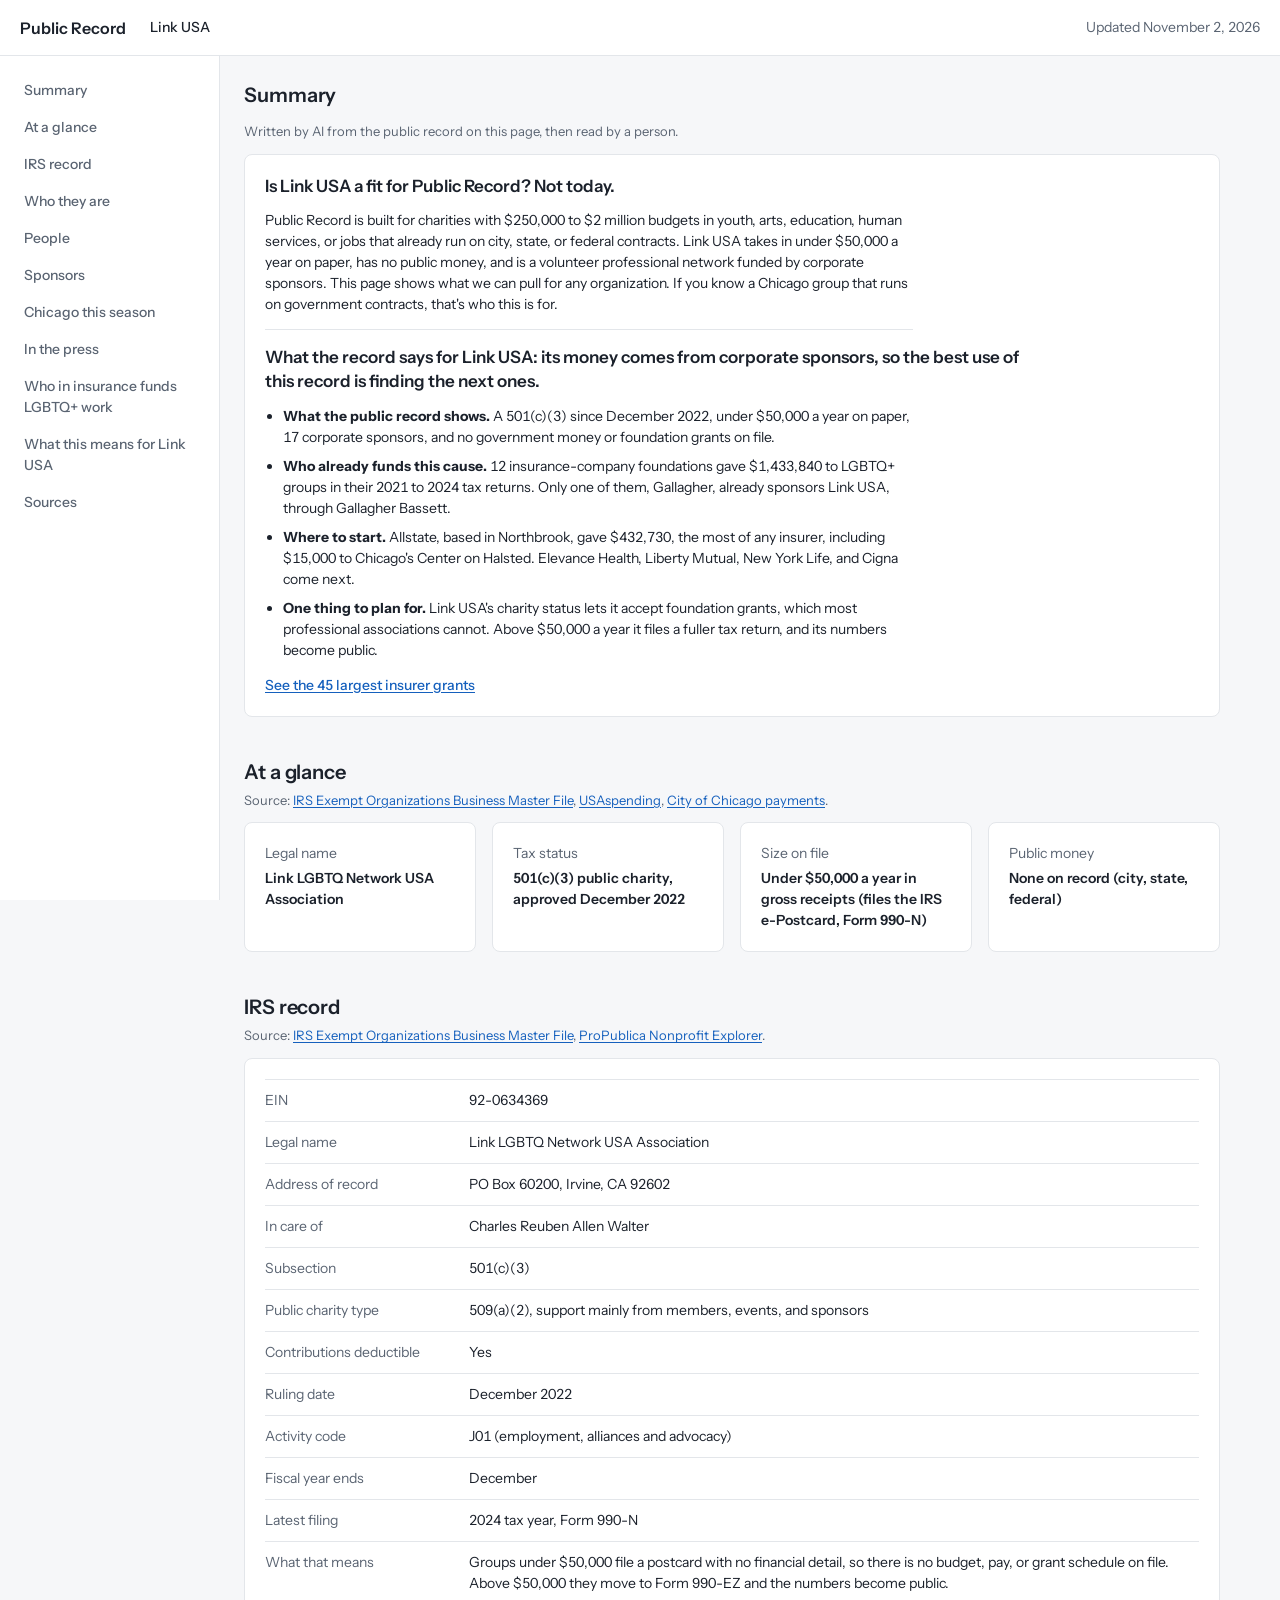
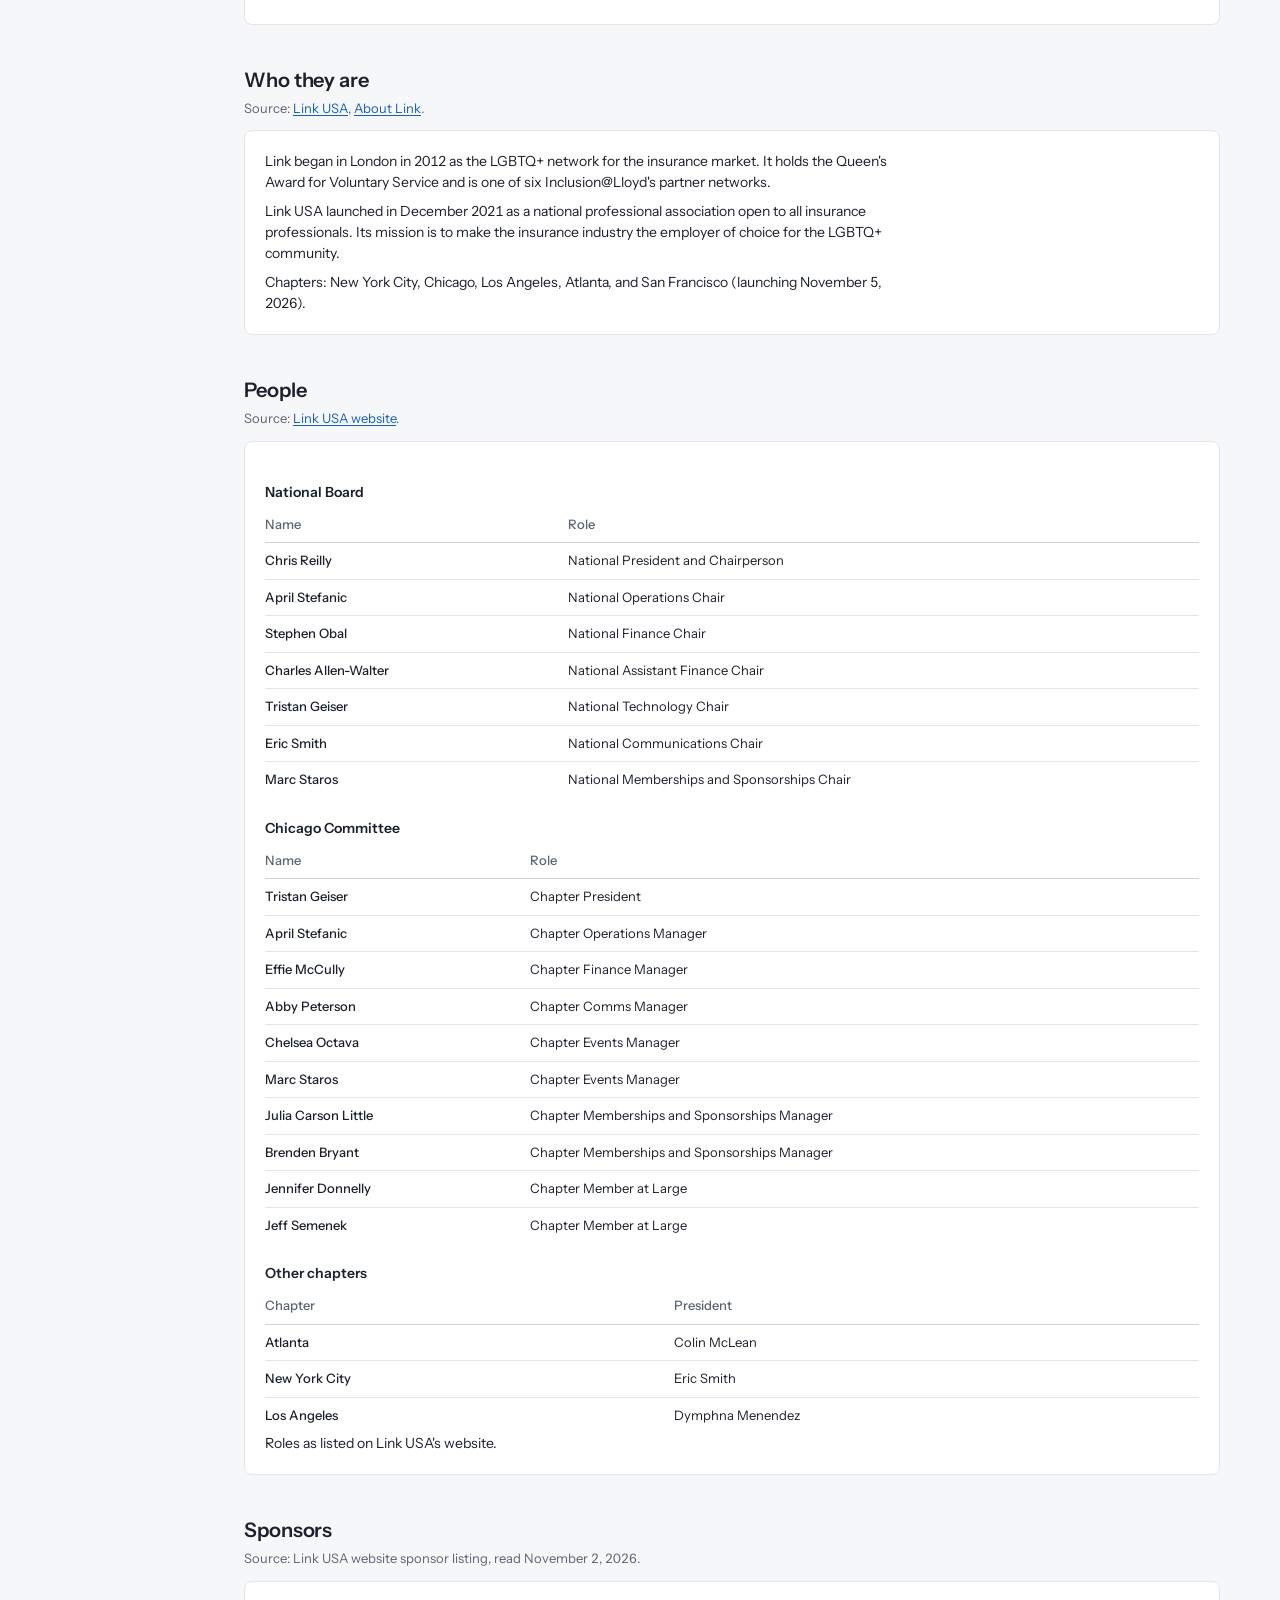
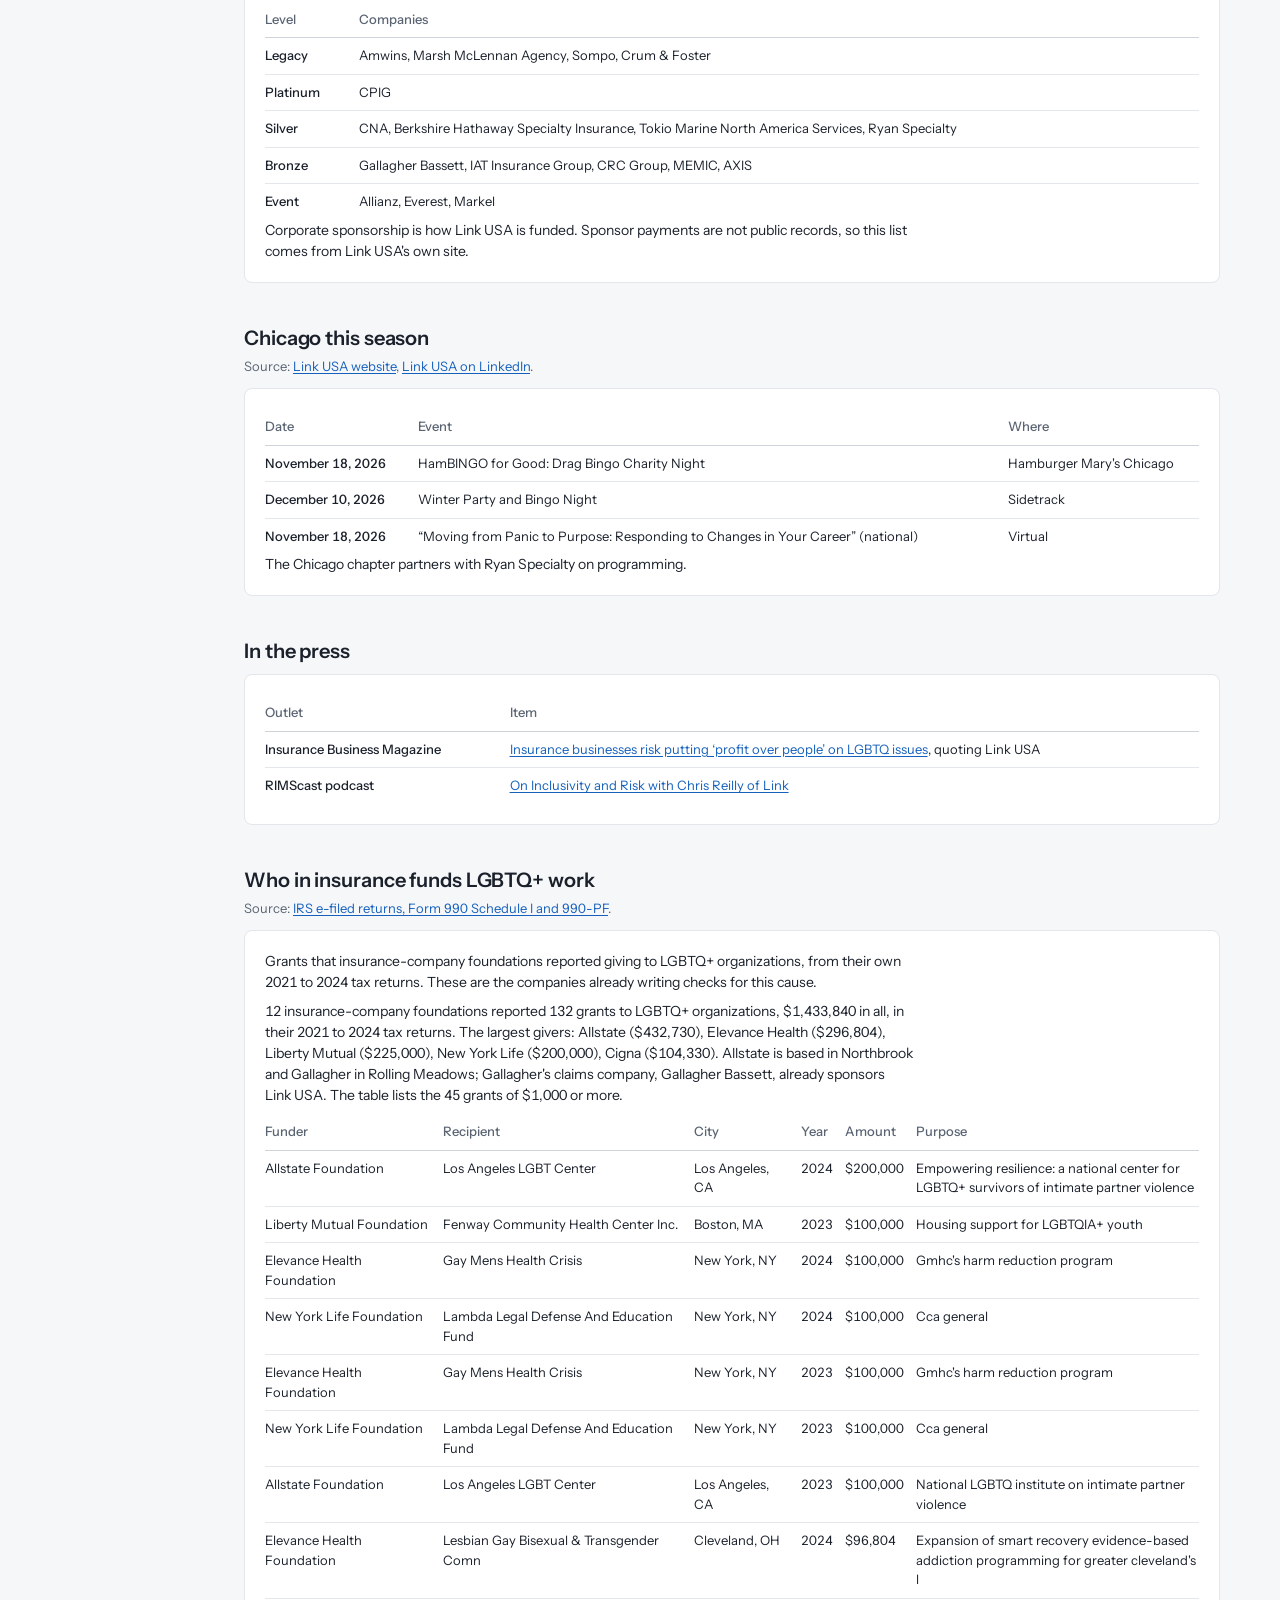
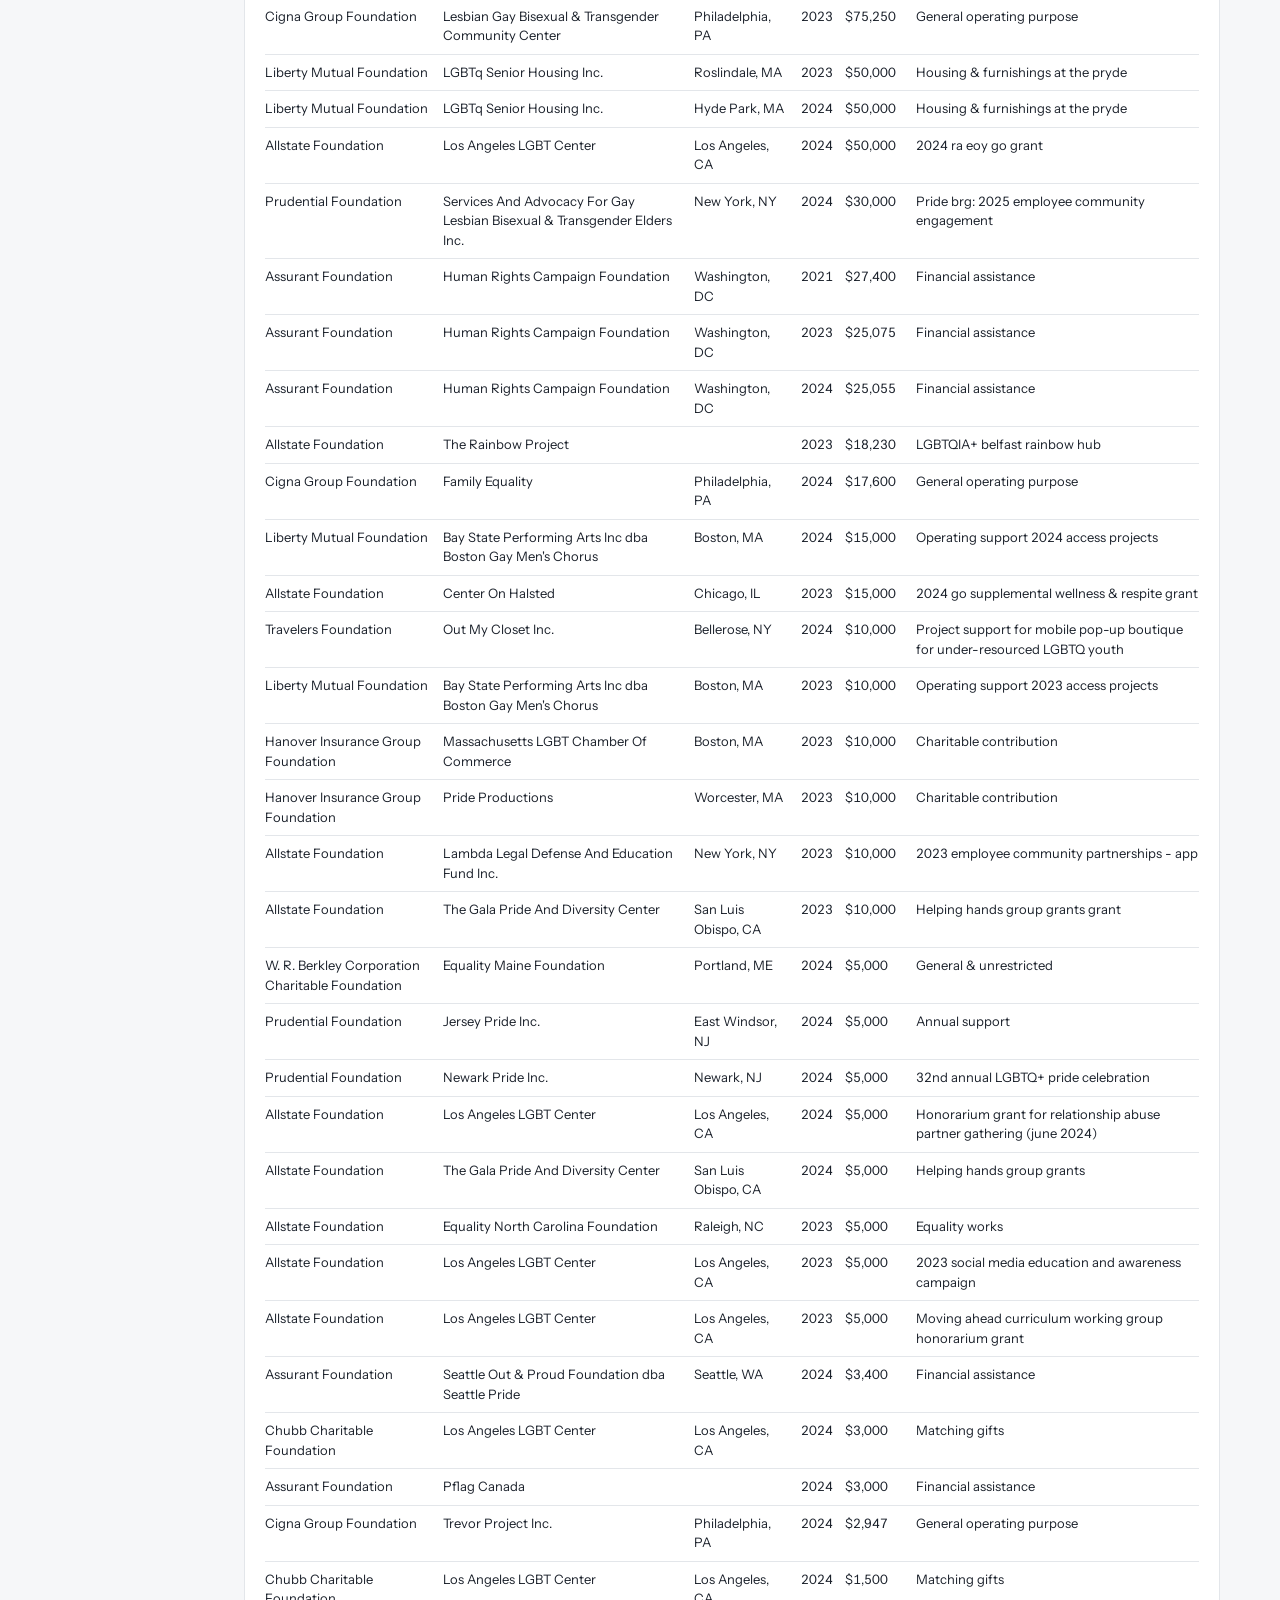
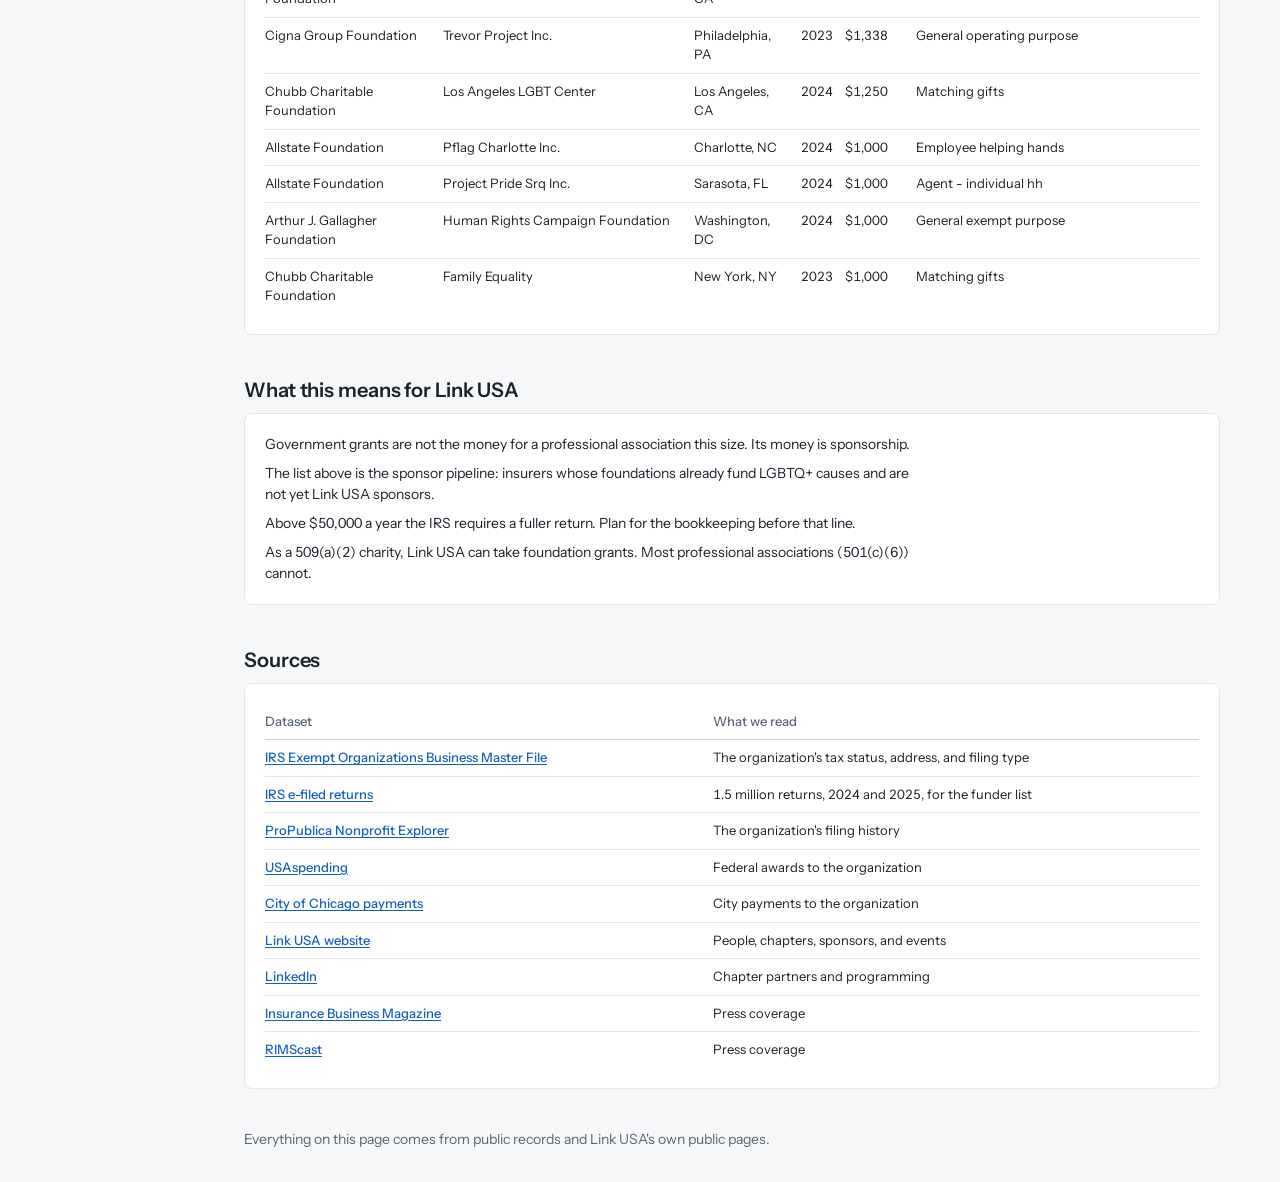
<file: link-usa.html>
<!doctype html>
<html lang="en">
<head>
<meta charset="utf-8">
<meta name="viewport" content="width=device-width, initial-scale=1, viewport-fit=cover">
<meta name="robots" content="noindex, nofollow">
<title>Link USA background</title>
<link rel="preconnect" href="https://fonts.googleapis.com">
<link rel="preconnect" href="https://fonts.gstatic.com" crossorigin>
<link href="https://fonts.googleapis.com/css2?family=Instrument+Sans:wght@400;500;600&amp;display=swap" rel="stylesheet">
<link rel="stylesheet" href="portal.css">
<style>
html { overflow-x: hidden; }
.topbar { padding-left: max(20px, env(safe-area-inset-left)); padding-right: max(20px, env(safe-area-inset-right)); }
.page { display: grid; grid-template-columns: 220px minmax(0, 1fr); }
.toc { position: sticky; top: var(--topbar); align-self: start; height: calc(100vh - var(--topbar)); overflow-y: auto; padding: 16px 12px; background: var(--panel); border-right: 1px solid var(--border); }
.toc ol { list-style: none; margin: 0; padding: 0; }
.toc a { display: block; padding: 8px 12px; border-radius: 6px; color: var(--muted); text-decoration: none; font-weight: 500; }
.toc a:hover { background: var(--hover); color: var(--ink); }
.toc a[aria-current="true"] { background: #eceff3; color: var(--ink); font-weight: 600; }
main { max-width: 64rem; }
main > section { margin-bottom: 40px; }
.source { color: var(--muted); font-size: 13px; margin: -4px 0 12px; }
.glances { display: grid; grid-template-columns: repeat(4, minmax(0, 1fr)); gap: 16px; }
.glance { margin: 0; }
.glance .label { color: var(--muted); margin: 0 0 4px; }
.glance .value { font-weight: 600; margin: 0; }
.fields .field { grid-template-columns: 12rem minmax(0, 1fr); }
h3 { margin-top: 20px; }
.panel table { min-width: 0; }
.panel p:last-child { margin-bottom: 0; }
.prospects th, .prospects td { white-space: normal; }
@media (max-width: 819px) {
  .page { display: block; }
  .toc { position: static; height: auto; border-right: 0; border-bottom: 1px solid var(--border); padding: 12px 16px; }
  .toc ol { display: flex; flex-wrap: wrap; gap: 2px 8px; }
  .toc a { padding: 6px 10px; }
  main { padding: 16px max(16px, env(safe-area-inset-right)) calc(24px + env(safe-area-inset-bottom)) max(16px, env(safe-area-inset-left)); }
  .glances { grid-template-columns: 1fr; }
  .fields .field { grid-template-columns: 1fr; }
  .topbar { gap: 12px; }
  .topbar .updated { display: block; font-size: 13px; }
}

  .summary-lead { font-size: 17px; font-weight: 600; line-height: 1.4; margin: 0 0 12px; max-width: 64ch; }
  .summary-points { margin: 0; padding-left: 18px; display: grid; gap: 8px; max-width: 72ch; }
  .summary-fit { margin: 0 0 16px; max-width: 72ch; padding-bottom: 14px; border-bottom: 1px solid var(--border); }
  .summary-cta { margin: 14px 0 0; font-weight: 500; }
</style>
</head>
<body class="portal">
<a class="skip" href="#main">Skip to main content</a>
<header class="topbar">
  <a class="brand" href="index.html">Public Record</a>
  <p class="org">Link USA</p>
  <p class="updated">Updated November 2, 2026</p>
</header>

<div class="page">
  <nav class="toc" aria-label="Sections"><ol><li><a href="#summary">Summary</a></li><li><a href="#glance">At a glance</a></li><li><a href="#irs">IRS record</a></li><li><a href="#who">Who they are</a></li><li><a href="#people">People</a></li><li><a href="#sponsors">Sponsors</a></li><li><a href="#chicago">Chicago this season</a></li><li><a href="#press">In the press</a></li><li><a href="#funders">Who in insurance funds LGBTQ+ work</a></li><li><a href="#means">What this means for Link USA</a></li><li><a href="#sources">Sources</a></li></ol></nav>
  <main id="main">
    <section id="summary" aria-labelledby="summary-h">
      <h1 id="summary-h">Summary</h1>
      <p class="source">Written by AI from the public record on this page, then read by a person.</p>
      <div class="panel summary-box">
        <p class="summary-lead">Is Link USA a fit for Public Record? Not today.</p>
        <p class="summary-fit">Public Record is built for charities with $250,000 to $2 million budgets in youth, arts, education, human services, or jobs that already run on city, state, or federal contracts. Link USA takes in under $50,000 a year on paper, has no public money, and is a volunteer professional network funded by corporate sponsors. This page shows what we can pull for any organization. If you know a Chicago group that runs on government contracts, that's who this is for.</p>
        <p class="summary-lead">What the record says for Link USA: its money comes from corporate sponsors, so the best use of this record is finding the next ones.</p>
        <ul class="summary-points">
          <li><strong>What the public record shows.</strong> A 501(c)(3) since December 2022, under $50,000 a year on paper, 17 corporate sponsors, and no government money or foundation grants on file.</li>
          <li><strong>Who already funds this cause.</strong> 12 insurance-company foundations gave $1,433,840 to LGBTQ+ groups in their 2021 to 2024 tax returns. Only one of them, Gallagher, already sponsors Link USA, through Gallagher Bassett.</li>
          <li><strong>Where to start.</strong> Allstate, based in Northbrook, gave $432,730, the most of any insurer, including $15,000 to Chicago's Center on Halsted. Elevance Health, Liberty Mutual, New York Life, and Cigna come next.</li>
          <li><strong>One thing to plan for.</strong> Link USA's charity status lets it accept foundation grants, which most professional associations cannot. Above $50,000 a year it files a fuller tax return, and its numbers become public.</li>
        </ul>
        <p class="summary-cta"><a href="#funders">See the 45 largest insurer grants</a></p>
      </div>
    </section>
    <section id="glance" aria-labelledby="glance-h">
      <h2 id="glance-h">At a glance</h2>
      <p class="source">Source: <a href="https://www.irs.gov/charities-non-profits/exempt-organizations-business-master-file-extract-eo-bmf">IRS Exempt Organizations Business Master File</a>, <a href="https://www.usaspending.gov/search/">USAspending</a>, <a href="https://data.cityofchicago.org/Administration-Finance/Payments/s4vu-giwb">City of Chicago payments</a>.</p>
      <div class="glances"><div class="panel glance"><p class="label">Legal name</p><p class="value">Link LGBTQ Network USA Association</p></div><div class="panel glance"><p class="label">Tax status</p><p class="value">501(c)(3) public charity, approved December 2022</p></div><div class="panel glance"><p class="label">Size on file</p><p class="value">Under $50,000 a year in gross receipts (files the IRS e-Postcard, Form 990-N)</p></div><div class="panel glance"><p class="label">Public money</p><p class="value">None on record (city, state, federal)</p></div></div>
    </section>

    <section id="irs" aria-labelledby="irs-h">
      <h2 id="irs-h">IRS record</h2>
      <p class="source">Source: <a href="https://www.irs.gov/charities-non-profits/exempt-organizations-business-master-file-extract-eo-bmf">IRS Exempt Organizations Business Master File</a>, <a href="https://projects.propublica.org/nonprofits/organizations/920634369">ProPublica Nonprofit Explorer</a>.</p>
      <div class="panel"><dl class="fields"><div class="field"><dt>EIN</dt><dd>92-0634369</dd></div><div class="field"><dt>Legal name</dt><dd>Link LGBTQ Network USA Association</dd></div><div class="field"><dt>Address of record</dt><dd>PO Box 60200, Irvine, CA 92602</dd></div><div class="field"><dt>In care of</dt><dd>Charles Reuben Allen Walter</dd></div><div class="field"><dt>Subsection</dt><dd>501(c)(3)</dd></div><div class="field"><dt>Public charity type</dt><dd>509(a)(2), support mainly from members, events, and sponsors</dd></div><div class="field"><dt>Contributions deductible</dt><dd>Yes</dd></div><div class="field"><dt>Ruling date</dt><dd>December 2022</dd></div><div class="field"><dt>Activity code</dt><dd>J01 (employment, alliances and advocacy)</dd></div><div class="field"><dt>Fiscal year ends</dt><dd>December</dd></div><div class="field"><dt>Latest filing</dt><dd>2024 tax year, Form 990-N</dd></div><div class="field"><dt>What that means</dt><dd>Groups under $50,000 file a postcard with no financial detail, so there is no budget, pay, or grant schedule on file. Above $50,000 they move to Form 990-EZ and the numbers become public.</dd></div></dl></div>
    </section>

    <section id="who" aria-labelledby="who-h">
      <h2 id="who-h">Who they are</h2>
      <p class="source">Source: <a href="https://www.lgbtinsurancenetwork.com/link-usa/">Link USA</a>, <a href="https://www.lgbtinsurancenetwork.com/about-link/">About Link</a>.</p>
      <div class="panel">
        <p>Link began in London in 2012 as the LGBTQ+ network for the insurance market. It holds the Queen's Award for Voluntary Service and is one of six Inclusion@Lloyd's partner networks.</p>
        <p>Link USA launched in December 2021 as a national professional association open to all insurance professionals. Its mission is to make the insurance industry the employer of choice for the LGBTQ+ community.</p>
        <p>Chapters: New York City, Chicago, Los Angeles, Atlanta, and San Francisco (launching November 5, 2026).</p>
      </div>
    </section>

    <section id="people" aria-labelledby="people-h">
      <h2 id="people-h">People</h2>
      <p class="source">Source: <a href="https://www.lgbtinsurancenetwork.com/link-usa/">Link USA website</a>.</p>
      <div class="panel">
        <h3>National Board</h3>
        <div class="tablewrap"><table class=""><caption class="visually-hidden">National Board</caption><thead><tr><th scope="col">Name</th><th scope="col">Role</th></tr></thead><tbody><tr><th scope="row">Chris Reilly</th><td>National President and Chairperson</td></tr><tr><th scope="row">April Stefanic</th><td>National Operations Chair</td></tr><tr><th scope="row">Stephen Obal</th><td>National Finance Chair</td></tr><tr><th scope="row">Charles Allen-Walter</th><td>National Assistant Finance Chair</td></tr><tr><th scope="row">Tristan Geiser</th><td>National Technology Chair</td></tr><tr><th scope="row">Eric Smith</th><td>National Communications Chair</td></tr><tr><th scope="row">Marc Staros</th><td>National Memberships and Sponsorships Chair</td></tr></tbody></table></div>
        <h3>Chicago Committee</h3>
        <div class="tablewrap"><table class=""><caption class="visually-hidden">Chicago Committee</caption><thead><tr><th scope="col">Name</th><th scope="col">Role</th></tr></thead><tbody><tr><th scope="row">Tristan Geiser</th><td>Chapter President</td></tr><tr><th scope="row">April Stefanic</th><td>Chapter Operations Manager</td></tr><tr><th scope="row">Effie McCully</th><td>Chapter Finance Manager</td></tr><tr><th scope="row">Abby Peterson</th><td>Chapter Comms Manager</td></tr><tr><th scope="row">Chelsea Octava</th><td>Chapter Events Manager</td></tr><tr><th scope="row">Marc Staros</th><td>Chapter Events Manager</td></tr><tr><th scope="row">Julia Carson Little</th><td>Chapter Memberships and Sponsorships Manager</td></tr><tr><th scope="row">Brenden Bryant</th><td>Chapter Memberships and Sponsorships Manager</td></tr><tr><th scope="row">Jennifer Donnelly</th><td>Chapter Member at Large</td></tr><tr><th scope="row">Jeff Semenek</th><td>Chapter Member at Large</td></tr></tbody></table></div>
        <h3>Other chapters</h3>
        <div class="tablewrap"><table class=""><caption class="visually-hidden">Other chapters and their presidents</caption><thead><tr><th scope="col">Chapter</th><th scope="col">President</th></tr></thead><tbody><tr><th scope="row">Atlanta</th><td>Colin McLean</td></tr><tr><th scope="row">New York City</th><td>Eric Smith</td></tr><tr><th scope="row">Los Angeles</th><td>Dymphna Menendez</td></tr></tbody></table></div>
        <p>Roles as listed on Link USA's website.</p>
      </div>
    </section>

    <section id="sponsors" aria-labelledby="sponsors-h">
      <h2 id="sponsors-h">Sponsors</h2>
      <p class="source">Source: Link USA website sponsor listing, read November 2, 2026.</p>
      <div class="panel">
        <div class="tablewrap"><table class=""><caption class="visually-hidden">17 sponsors by level</caption><thead><tr><th scope="col">Level</th><th scope="col">Companies</th></tr></thead><tbody><tr><th scope="row">Legacy</th><td>Amwins, Marsh McLennan Agency, Sompo, Crum &amp; Foster</td></tr><tr><th scope="row">Platinum</th><td>CPIG</td></tr><tr><th scope="row">Silver</th><td>CNA, Berkshire Hathaway Specialty Insurance, Tokio Marine North America Services, Ryan Specialty</td></tr><tr><th scope="row">Bronze</th><td>Gallagher Bassett, IAT Insurance Group, CRC Group, MEMIC, AXIS</td></tr><tr><th scope="row">Event</th><td>Allianz, Everest, Markel</td></tr></tbody></table></div>
        <p>Corporate sponsorship is how Link USA is funded. Sponsor payments are not public records, so this list comes from Link USA's own site.</p>
      </div>
    </section>

    <section id="chicago" aria-labelledby="chicago-h">
      <h2 id="chicago-h">Chicago this season</h2>
      <p class="source">Source: <a href="https://www.lgbtinsurancenetwork.com/link-usa/">Link USA website</a>, <a href="https://www.linkedin.com/company/link-usa">Link USA on LinkedIn</a>.</p>
      <div class="panel">
        <div class="tablewrap"><table class=""><caption class="visually-hidden">Upcoming events</caption><thead><tr><th scope="col">Date</th><th scope="col">Event</th><th scope="col">Where</th></tr></thead><tbody><tr><th scope="row">November 18, 2026</th><td>HamBINGO for Good: Drag Bingo Charity Night</td><td>Hamburger Mary&#x27;s Chicago</td></tr><tr><th scope="row">December 10, 2026</th><td>Winter Party and Bingo Night</td><td>Sidetrack</td></tr><tr><th scope="row">November 18, 2026</th><td>“Moving from Panic to Purpose: Responding to Changes in Your Career” (national)</td><td>Virtual</td></tr></tbody></table></div>
        <p>The Chicago chapter partners with Ryan Specialty on programming.</p>
      </div>
    </section>

    <section id="press" aria-labelledby="press-h">
      <h2 id="press-h">In the press</h2>
      <div class="panel">
        <div class="tablewrap"><table class=""><caption class="visually-hidden">Press coverage</caption><thead><tr><th scope="col">Outlet</th><th scope="col">Item</th></tr></thead><tbody><tr><th scope="row">Insurance Business Magazine</th><td><a href="https://www.insurancebusinessmag.com/us/news/diversity-inclusion/insurance-businesses-risk-putting-profit-over-people-on-lgbtq-issues-409819.aspx">Insurance businesses risk putting ‘profit over people’ on LGBTQ issues</a>, quoting Link USA</td></tr><tr><th scope="row">RIMScast podcast</th><td><a href="https://rimscast.libsyn.com/on-inclusivity-and-risk-with-chris-reilly-of-link-the-lgbtq-insurance-network">On Inclusivity and Risk with Chris Reilly of Link</a></td></tr></tbody></table></div>
      </div>
    </section>

    <section id="funders" aria-labelledby="funders-h">
      <h2 id="funders-h">Who in insurance funds LGBTQ+ work</h2>
      <p class="source">Source: <a href="https://www.irs.gov/charities-non-profits/form-990-series-downloads">IRS e-filed returns, Form 990 Schedule I and 990-PF</a>.</p>
      <div class="panel">
        <p>Grants that insurance-company foundations reported giving to LGBTQ+ organizations, from their own 2021 to 2024 tax returns. These are the companies already writing checks for this cause.</p>
        <p id="prospects-summary">12 insurance-company foundations reported 132 grants to LGBTQ+ organizations, $1,433,840 in all, in their 2021 to 2024 tax returns. The largest givers: Allstate ($432,730), Elevance Health ($296,804), Liberty Mutual ($225,000), New York Life ($200,000), Cigna ($104,330). Allstate is based in Northbrook and Gallagher in Rolling Meadows; Gallagher&#x27;s claims company, Gallagher Bassett, already sponsors Link USA. The table lists the 45 grants of $1,000 or more.</p>
        <div class="tablewrap"><table class="prospects"><caption class="visually-hidden">Grants to LGBTQ+ organizations from insurance-company foundations</caption><thead><tr><th scope="col">Funder</th><th scope="col">Recipient</th><th scope="col">City</th><th scope="col">Year</th><th scope="col">Amount</th><th scope="col">Purpose</th></tr></thead><tbody id="prospects"><tr><td>Allstate Foundation</td><td>Los Angeles LGBT Center</td><td>Los Angeles, CA</td><td>2024</td><td class="num">$200,000</td><td>Empowering resilience: a national center for LGBTQ+ survivors of intimate partner violence</td></tr>
<tr><td>Liberty Mutual Foundation</td><td>Fenway Community Health Center Inc.</td><td>Boston, MA</td><td>2023</td><td class="num">$100,000</td><td>Housing support for LGBTQIA+ youth</td></tr>
<tr><td>Elevance Health Foundation</td><td>Gay Mens Health Crisis</td><td>New York, NY</td><td>2024</td><td class="num">$100,000</td><td>Gmhc&#x27;s harm reduction program</td></tr>
<tr><td>New York Life Foundation</td><td>Lambda Legal Defense And Education Fund</td><td>New York, NY</td><td>2024</td><td class="num">$100,000</td><td>Cca general</td></tr>
<tr><td>Elevance Health Foundation</td><td>Gay Mens Health Crisis</td><td>New York, NY</td><td>2023</td><td class="num">$100,000</td><td>Gmhc&#x27;s harm reduction program</td></tr>
<tr><td>New York Life Foundation</td><td>Lambda Legal Defense And Education Fund</td><td>New York, NY</td><td>2023</td><td class="num">$100,000</td><td>Cca general</td></tr>
<tr><td>Allstate Foundation</td><td>Los Angeles LGBT Center</td><td>Los Angeles, CA</td><td>2023</td><td class="num">$100,000</td><td>National LGBTQ institute on intimate partner violence</td></tr>
<tr><td>Elevance Health Foundation</td><td>Lesbian Gay Bisexual &amp; Transgender Comn</td><td>Cleveland, OH</td><td>2024</td><td class="num">$96,804</td><td>Expansion of smart recovery evidence-based addiction programming for greater cleveland&#x27;s l</td></tr>
<tr><td>Cigna Group Foundation</td><td>Lesbian Gay Bisexual &amp; Transgender Community Center</td><td>Philadelphia, PA</td><td>2023</td><td class="num">$75,250</td><td>General operating purpose</td></tr>
<tr><td>Liberty Mutual Foundation</td><td>LGBTq Senior Housing Inc.</td><td>Roslindale, MA</td><td>2023</td><td class="num">$50,000</td><td>Housing &amp; furnishings at the pryde</td></tr>
<tr><td>Liberty Mutual Foundation</td><td>LGBTq Senior Housing Inc.</td><td>Hyde Park, MA</td><td>2024</td><td class="num">$50,000</td><td>Housing &amp; furnishings at the pryde</td></tr>
<tr><td>Allstate Foundation</td><td>Los Angeles LGBT Center</td><td>Los Angeles, CA</td><td>2024</td><td class="num">$50,000</td><td>2024 ra eoy go grant</td></tr>
<tr><td>Prudential Foundation</td><td>Services And Advocacy For Gay Lesbian Bisexual &amp; Transgender Elders Inc.</td><td>New York, NY</td><td>2024</td><td class="num">$30,000</td><td>Pride brg: 2025 employee community engagement</td></tr>
<tr><td>Assurant Foundation</td><td>Human Rights Campaign Foundation</td><td>Washington, DC</td><td>2021</td><td class="num">$27,400</td><td>Financial assistance</td></tr>
<tr><td>Assurant Foundation</td><td>Human Rights Campaign Foundation</td><td>Washington, DC</td><td>2023</td><td class="num">$25,075</td><td>Financial assistance</td></tr>
<tr><td>Assurant Foundation</td><td>Human Rights Campaign Foundation</td><td>Washington, DC</td><td>2024</td><td class="num">$25,055</td><td>Financial assistance</td></tr>
<tr><td>Allstate Foundation</td><td>The Rainbow Project</td><td></td><td>2023</td><td class="num">$18,230</td><td>LGBTQIA+ belfast rainbow hub</td></tr>
<tr><td>Cigna Group Foundation</td><td>Family Equality</td><td>Philadelphia, PA</td><td>2024</td><td class="num">$17,600</td><td>General operating purpose</td></tr>
<tr><td>Liberty Mutual Foundation</td><td>Bay State Performing Arts Inc dba Boston Gay Men&#x27;s Chorus</td><td>Boston, MA</td><td>2024</td><td class="num">$15,000</td><td>Operating support 2024 access projects</td></tr>
<tr><td>Allstate Foundation</td><td>Center On Halsted</td><td>Chicago, IL</td><td>2023</td><td class="num">$15,000</td><td>2024 go supplemental wellness &amp; respite grant</td></tr>
<tr><td>Travelers Foundation</td><td>Out My Closet Inc.</td><td>Bellerose, NY</td><td>2024</td><td class="num">$10,000</td><td>Project support for mobile pop-up boutique for under-resourced LGBTQ youth</td></tr>
<tr><td>Liberty Mutual Foundation</td><td>Bay State Performing Arts Inc dba Boston Gay Men&#x27;s Chorus</td><td>Boston, MA</td><td>2023</td><td class="num">$10,000</td><td>Operating support 2023 access projects</td></tr>
<tr><td>Hanover Insurance Group Foundation</td><td>Massachusetts LGBT Chamber Of Commerce</td><td>Boston, MA</td><td>2023</td><td class="num">$10,000</td><td>Charitable contribution</td></tr>
<tr><td>Hanover Insurance Group Foundation</td><td>Pride Productions</td><td>Worcester, MA</td><td>2023</td><td class="num">$10,000</td><td>Charitable contribution</td></tr>
<tr><td>Allstate Foundation</td><td>Lambda Legal Defense And Education Fund Inc.</td><td>New York, NY</td><td>2023</td><td class="num">$10,000</td><td>2023 employee community partnerships - app</td></tr>
<tr><td>Allstate Foundation</td><td>The Gala Pride And Diversity Center</td><td>San Luis Obispo, CA</td><td>2023</td><td class="num">$10,000</td><td>Helping hands group grants grant</td></tr>
<tr><td>W. R. Berkley Corporation Charitable Foundation</td><td>Equality Maine Foundation</td><td>Portland, ME</td><td>2024</td><td class="num">$5,000</td><td>General &amp; unrestricted</td></tr>
<tr><td>Prudential Foundation</td><td>Jersey Pride Inc.</td><td>East Windsor, NJ</td><td>2024</td><td class="num">$5,000</td><td>Annual support</td></tr>
<tr><td>Prudential Foundation</td><td>Newark Pride Inc.</td><td>Newark, NJ</td><td>2024</td><td class="num">$5,000</td><td>32nd annual LGBTQ+ pride celebration</td></tr>
<tr><td>Allstate Foundation</td><td>Los Angeles LGBT Center</td><td>Los Angeles, CA</td><td>2024</td><td class="num">$5,000</td><td>Honorarium grant for relationship abuse partner gathering (june 2024)</td></tr>
<tr><td>Allstate Foundation</td><td>The Gala Pride And Diversity Center</td><td>San Luis Obispo, CA</td><td>2024</td><td class="num">$5,000</td><td>Helping hands group grants</td></tr>
<tr><td>Allstate Foundation</td><td>Equality North Carolina Foundation</td><td>Raleigh, NC</td><td>2023</td><td class="num">$5,000</td><td>Equality works</td></tr>
<tr><td>Allstate Foundation</td><td>Los Angeles LGBT Center</td><td>Los Angeles, CA</td><td>2023</td><td class="num">$5,000</td><td>2023 social media education and awareness campaign</td></tr>
<tr><td>Allstate Foundation</td><td>Los Angeles LGBT Center</td><td>Los Angeles, CA</td><td>2023</td><td class="num">$5,000</td><td>Moving ahead curriculum working group honorarium grant</td></tr>
<tr><td>Assurant Foundation</td><td>Seattle Out &amp; Proud Foundation dba Seattle Pride</td><td>Seattle, WA</td><td>2024</td><td class="num">$3,400</td><td>Financial assistance</td></tr>
<tr><td>Chubb Charitable Foundation</td><td>Los Angeles LGBT Center</td><td>Los Angeles, CA</td><td>2024</td><td class="num">$3,000</td><td>Matching gifts</td></tr>
<tr><td>Assurant Foundation</td><td>Pflag Canada</td><td></td><td>2024</td><td class="num">$3,000</td><td>Financial assistance</td></tr>
<tr><td>Cigna Group Foundation</td><td>Trevor Project Inc.</td><td>Philadelphia, PA</td><td>2024</td><td class="num">$2,947</td><td>General operating purpose</td></tr>
<tr><td>Chubb Charitable Foundation</td><td>Los Angeles LGBT Center</td><td>Los Angeles, CA</td><td>2024</td><td class="num">$1,500</td><td>Matching gifts</td></tr>
<tr><td>Cigna Group Foundation</td><td>Trevor Project Inc.</td><td>Philadelphia, PA</td><td>2023</td><td class="num">$1,338</td><td>General operating purpose</td></tr>
<tr><td>Chubb Charitable Foundation</td><td>Los Angeles LGBT Center</td><td>Los Angeles, CA</td><td>2024</td><td class="num">$1,250</td><td>Matching gifts</td></tr>
<tr><td>Allstate Foundation</td><td>Pflag Charlotte Inc.</td><td>Charlotte, NC</td><td>2024</td><td class="num">$1,000</td><td>Employee helping hands</td></tr>
<tr><td>Allstate Foundation</td><td>Project Pride Srq Inc.</td><td>Sarasota, FL</td><td>2024</td><td class="num">$1,000</td><td>Agent - individual hh</td></tr>
<tr><td>Arthur J. Gallagher Foundation</td><td>Human Rights Campaign Foundation</td><td>Washington, DC</td><td>2024</td><td class="num">$1,000</td><td>General exempt purpose</td></tr>
<tr><td>Chubb Charitable Foundation</td><td>Family Equality</td><td>New York, NY</td><td>2023</td><td class="num">$1,000</td><td>Matching gifts</td></tr></tbody></table></div>
      </div>
    </section>

    <section id="means" aria-labelledby="means-h">
      <h2 id="means-h">What this means for Link USA</h2>
      <div class="panel">
        <p>Government grants are not the money for a professional association this size. Its money is sponsorship.</p>
        <p>The list above is the sponsor pipeline: insurers whose foundations already fund LGBTQ+ causes and are not yet Link USA sponsors.</p>
        <p>Above $50,000 a year the IRS requires a fuller return. Plan for the bookkeeping before that line.</p>
        <p>As a 509(a)(2) charity, Link USA can take foundation grants. Most professional associations (501(c)(6)) cannot.</p>
      </div>
    </section>

    <section id="sources" aria-labelledby="sources-h">
      <h2 id="sources-h">Sources</h2>
      <div class="panel"><div class="tablewrap"><table class=""><caption class="visually-hidden">Sources used on this page</caption><thead><tr><th scope="col">Dataset</th><th scope="col">What we read</th></tr></thead><tbody><tr><th scope="row"><a href="https://www.irs.gov/charities-non-profits/exempt-organizations-business-master-file-extract-eo-bmf">IRS Exempt Organizations Business Master File</a></th><td>The organization&#x27;s tax status, address, and filing type</td></tr><tr><th scope="row"><a href="https://www.irs.gov/charities-non-profits/form-990-series-downloads">IRS e-filed returns</a></th><td>1.5 million returns, 2024 and 2025, for the funder list</td></tr><tr><th scope="row"><a href="https://projects.propublica.org/nonprofits/organizations/920634369">ProPublica Nonprofit Explorer</a></th><td>The organization&#x27;s filing history</td></tr><tr><th scope="row"><a href="https://www.usaspending.gov/search/">USAspending</a></th><td>Federal awards to the organization</td></tr><tr><th scope="row"><a href="https://data.cityofchicago.org/Administration-Finance/Payments/s4vu-giwb">City of Chicago payments</a></th><td>City payments to the organization</td></tr><tr><th scope="row"><a href="https://www.lgbtinsurancenetwork.com/link-usa/">Link USA website</a></th><td>People, chapters, sponsors, and events</td></tr><tr><th scope="row"><a href="https://www.linkedin.com/company/link-usa">LinkedIn</a></th><td>Chapter partners and programming</td></tr><tr><th scope="row"><a href="https://www.insurancebusinessmag.com/us/news/diversity-inclusion/insurance-businesses-risk-putting-profit-over-people-on-lgbtq-issues-409819.aspx">Insurance Business Magazine</a></th><td>Press coverage</td></tr><tr><th scope="row"><a href="https://rimscast.libsyn.com/on-inclusivity-and-risk-with-chris-reilly-of-link-the-lgbtq-insurance-network">RIMScast</a></th><td>Press coverage</td></tr></tbody></table></div></div>
    </section>

    <p class="muted">Everything on this page comes from public records and Link USA's own public pages.</p>
  </main>
</div>
</body>
</html>
</file>
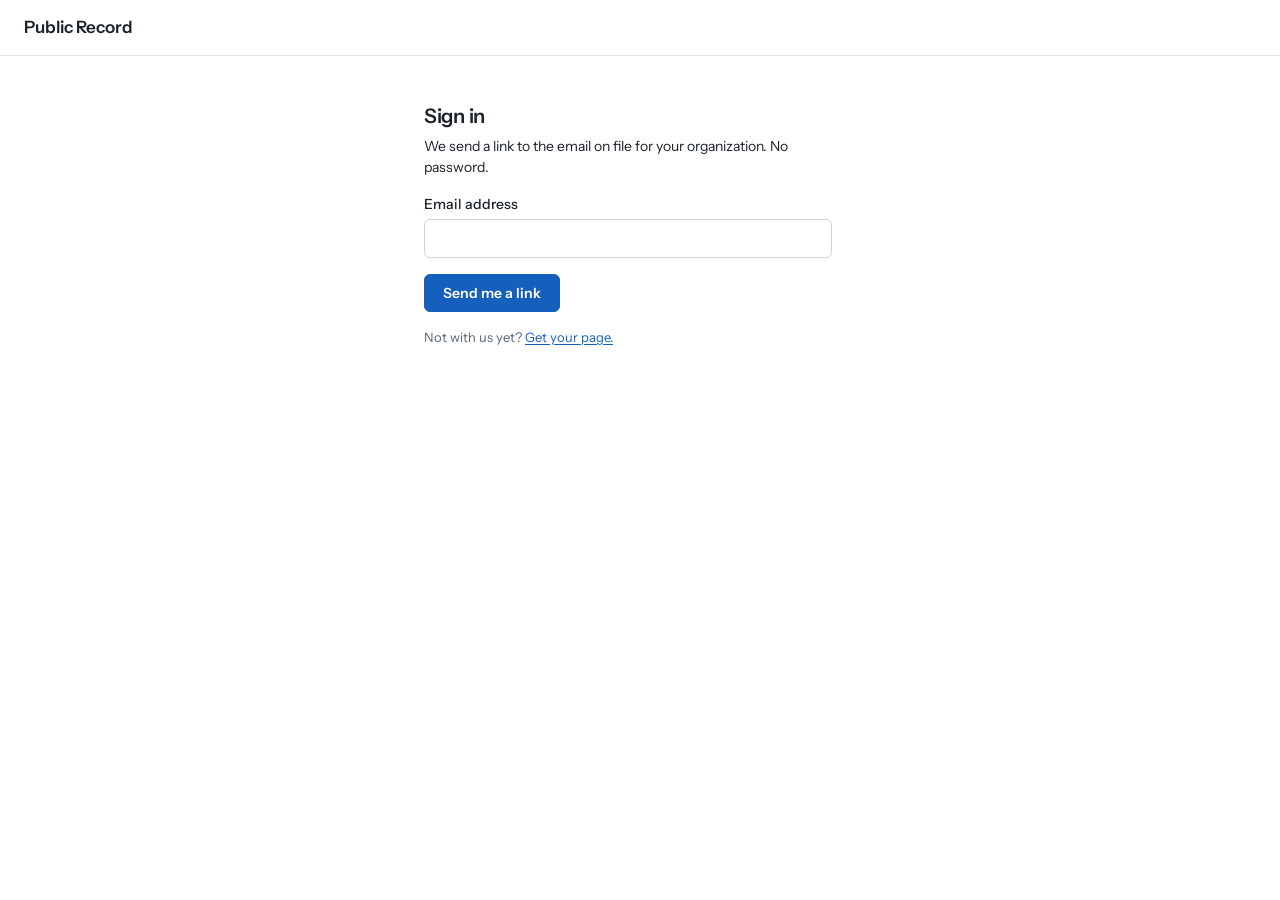
<file: login.html>
<!doctype html>
<html lang="en">
<head>
<meta charset="utf-8">
<meta name="viewport" content="width=device-width, initial-scale=1, viewport-fit=cover">
<title>Public Record</title>
<meta name="robots" content="noindex">
<link rel="preconnect" href="https://fonts.googleapis.com">
<link rel="preconnect" href="https://fonts.gstatic.com" crossorigin>
<link href="https://fonts.googleapis.com/css2?family=Fraunces:opsz,wght@9..144,600&amp;family=IBM+Plex+Mono:wght@400&amp;family=IBM+Plex+Sans:wght@400;600&amp;display=swap" rel="stylesheet">
<link rel="stylesheet" href="style.css">
</head>
<body>
<a class="skip" href="#main">Skip to main content</a>
<header class="login-bar">
  <a class="brand" href="index.html" data-brand>Public Record</a>
</header>

<main id="main" class="login">
  <h1>Sign in</h1>
  <p>We send a link to the email on file for your organization. No password.</p>
  <!-- Mock only: any email goes straight to portal.html. The owner will replace this with a real emailed link. -->
  <form action="portal.html" method="get" class="form" id="login-form">
    <div class="field">
      <label for="login-email">Email address</label>
      <input id="login-email" name="email" type="email" autocomplete="email" required aria-describedby="login-email-error">
      <p class="error" id="login-email-error" hidden></p>
    </div>
    <button class="button" type="submit">Send me a link</button>
  </form>
  <p class="small">Not with us yet? <a href="index.html#contact">Get your page.</a></p>
</main>

<script src="script.js"></script>
</body>
</html>
</file>
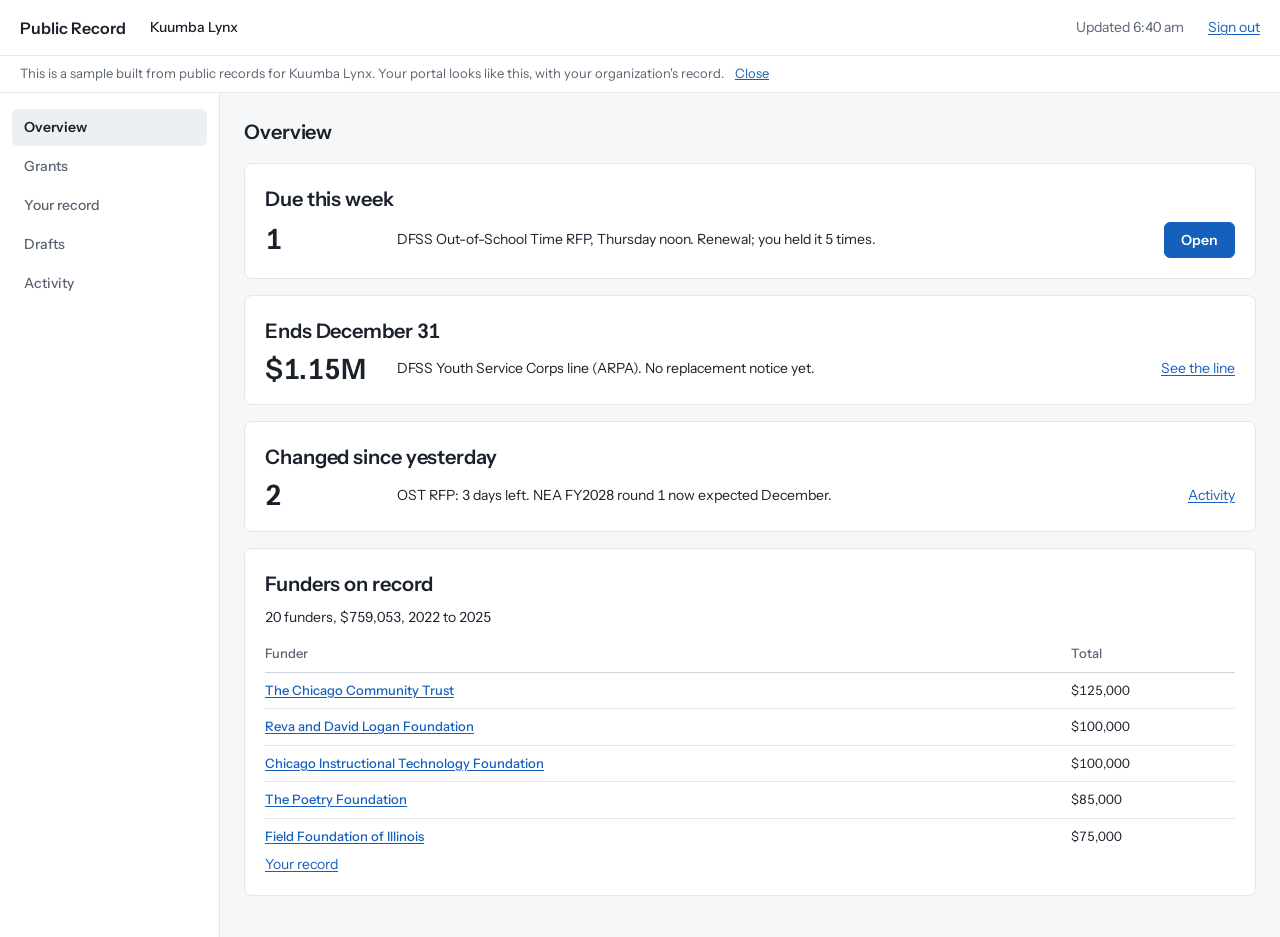
<file: portal.html>
<!doctype html>
<html lang="en">
<head>
<meta charset="utf-8">
<meta name="viewport" content="width=device-width, initial-scale=1, viewport-fit=cover">
<meta name="robots" content="noindex, nofollow">
<title>Public Record</title>
<meta name="description" content="Sample portal for Kuumba Lynx: every public dollar, every open grant, checked this morning.">
<link rel="preconnect" href="https://fonts.googleapis.com">
<link rel="preconnect" href="https://fonts.gstatic.com" crossorigin>
<link href="https://fonts.googleapis.com/css2?family=Instrument+Sans:wght@400;500;600&amp;display=swap" rel="stylesheet">
<link rel="stylesheet" href="portal.css">
</head>
<body class="portal">
<a class="skip" href="#main">Skip to main content</a>
<header class="topbar">
  <a class="brand" href="index.html" target="_top" data-brand>Public Record</a>
  <p class="org">Kuumba Lynx</p>
  <p class="updated">Updated 6:40 am</p>
  <a class="signout" href="index.html" target="_top">Sign out</a>
</header>
<p class="sample-note" id="sample-note" hidden>This is a sample built from public records for Kuumba Lynx. Your portal looks like this, with your organization's record. <button type="button" id="sample-note-close">Close</button></p>
<div class="app" id="app">
  <nav class="nav" aria-label="Main">
    <a href="#overview" data-view="overview">Overview</a>
    <a href="#grants" data-view="grants">Grants</a>
    <a href="#record" data-view="record">Your record</a>
    <a href="#drafts" data-view="drafts">Drafts</a>
    <a href="#activity" data-view="activity">Activity</a>
  </nav>
  <main id="main">
    <div class="view" id="view-overview" hidden><h1 tabindex="-1">Overview</h1><section class="panel summary" aria-labelledby="due-h"><h2 id="due-h">Due this week</h2><p class="big">1</p><p>DFSS Out-of-School Time RFP, Thursday noon. Renewal; you held it 5 times.</p><p><a class="button" href="#grants/ost">Open</a></p></section><section class="panel summary" aria-labelledby="ends-h"><h2 id="ends-h">Ends December 31</h2><p class="big">$1.15M</p><p>DFSS Youth Service Corps line (ARPA). No replacement notice yet.</p><p><a href="#grants/h-cysc">See the line</a></p></section><section class="panel summary" aria-labelledby="chg-h"><h2 id="chg-h">Changed since yesterday</h2><p class="big">2</p><p>OST RFP: 3 days left. NEA FY2028 round 1 now expected December.</p><p><a href="#activity">Activity</a></p></section><section class="panel" aria-labelledby="fund-h"><h2 id="fund-h">Funders on record</h2><p>20 funders, $759,053, 2022 to 2025</p><div class="tablewrap"><table><caption class="visually-hidden">Top funders by total</caption><thead><tr><th scope="col">Funder</th><th scope="col">Total</th></tr></thead><tbody><tr><th scope="row"><a href="https://projects.propublica.org/nonprofits/search?q=The+Chicago+Community+Trust" target="_blank" rel="noopener">The Chicago Community Trust</a></th><td class="amount">$125,000</td></tr><tr><th scope="row"><a href="https://projects.propublica.org/nonprofits/search?q=Reva+and+David+Logan+Foundation" target="_blank" rel="noopener">Reva and David Logan Foundation</a></th><td class="amount">$100,000</td></tr><tr><th scope="row"><a href="https://projects.propublica.org/nonprofits/search?q=Chicago+Instructional+Technology+Foundation" target="_blank" rel="noopener">Chicago Instructional Technology Foundation</a></th><td class="amount">$100,000</td></tr><tr><th scope="row"><a href="https://projects.propublica.org/nonprofits/search?q=The+Poetry+Foundation" target="_blank" rel="noopener">The Poetry Foundation</a></th><td class="amount">$85,000</td></tr><tr><th scope="row"><a href="https://projects.propublica.org/nonprofits/search?q=Field+Foundation+of+Illinois" target="_blank" rel="noopener">Field Foundation of Illinois</a></th><td class="amount">$75,000</td></tr></tbody></table></div><p><a href="#record">Your record</a></p></section></div>
    <div class="view" id="view-grants" hidden><h1 tabindex="-1">Grants</h1><div class="panel"><div class="tabs" role="group" aria-label="Filter grants"><button type="button" data-filter="all" aria-pressed="true">All 23</button><button type="button" data-filter="open" aria-pressed="false">Open 3</button><button type="button" data-filter="coming" aria-pressed="false">Coming 8</button><button type="button" data-filter="held" aria-pressed="false">Held before 12</button></div><div class="tablewrap"><table class="grants"><caption class="visually-hidden">Grants, with status, deadline, fit, and size</caption><thead><tr><th scope="col">Grant</th><th scope="col">Status</th><th scope="col">Deadline</th><th scope="col">Fit</th><th scope="col">Size</th><th scope="col"><span class="visually-hidden">Detail</span></th></tr></thead><tbody><tr class="grant" data-group="open" data-id="ost"><th scope="row">DFSS Out-of-School Time RFP #67226</th><td><span class="chip open">Open</span></td><td>Thu, Nov 5, noon (3 days)</td><td>Yes</td><td>$13.5M pool</td><td><a class="view-link" href="#grants/ost">View<span class="visually-hidden"> DFSS Out-of-School Time RFP #67226</span></a></td></tr><tr class="grant" data-group="open" data-id="idhs"><th scope="row">IDHS Reimagine Public Safety Act, Violence Prevention Services</th><td><span class="chip open">Open</span></td><td>Dec 1 (29 days)</td><td>Maybe</td><td>$290,000 to $575,000 a year</td><td><a class="view-link" href="#grants/idhs">View<span class="visually-hidden"> IDHS Reimagine Public Safety Act, Violence Prevention Services</span></a></td></tr><tr class="grant" data-group="open" data-id="nea"><th scope="row">NEA Grants for Arts Projects, FY2028 round 1</th><td><span class="chip open">Open</span></td><td>Expected December</td><td>Yes</td><td>$20,000 to $50,000</td><td><a class="view-link" href="#grants/nea">View<span class="visually-hidden"> NEA Grants for Arts Projects, FY2028 round 1</span></a></td></tr><tr class="grant" data-group="coming" data-id="r3"><th scope="row">ICJIA R3 round</th><td><span class="chip">Coming</span></td><td>January</td><td>Possible</td><td>Not posted</td><td><a class="view-link" href="#grants/r3">View<span class="visually-hidden"> ICJIA R3 round</span></a></td></tr><tr class="grant" data-group="coming" data-id="iac"><th scope="row">Illinois Arts Council General Operating Support</th><td><span class="chip">Coming</span></td><td>February</td><td>Likely</td><td>Not posted</td><td><a class="view-link" href="#grants/iac">View<span class="visually-hidden"> Illinois Arts Council General Operating Support</span></a></td></tr><tr class="grant" data-group="coming" data-id="cpf"><th scope="row">Congressional Community Project Funding</th><td><span class="chip">Coming</span></td><td>March to April</td><td>Maybe</td><td>Not posted</td><td><a class="view-link" href="#grants/cpf">View<span class="visually-hidden"> Congressional Community Project Funding</span></a></td></tr><tr class="grant" data-group="coming" data-id="cityarts"><th scope="row">DCASE CityArts</th><td><span class="chip">Coming</span></td><td>Spring</td><td>Yes</td><td>Up to $50,000</td><td><a class="view-link" href="#grants/cityarts">View<span class="visually-hidden"> DCASE CityArts</span></a></td></tr><tr class="grant" data-group="coming" data-id="cyw"><th scope="row">Chicago Youth Works provider round</th><td><span class="chip">Coming</span></td><td>Spring</td><td>Likely</td><td>40,000 slots</td><td><a class="view-link" href="#grants/cyw">View<span class="visually-hidden"> Chicago Youth Works provider round</span></a></td></tr><tr class="grant" data-group="coming" data-id="wioa"><th scope="row">Chicago Cook Workforce Partnership WIOA</th><td><span class="chip">Coming</span></td><td>Spring</td><td>Unclear</td><td>Not posted</td><td><a class="view-link" href="#grants/wioa">View<span class="visually-hidden"> Chicago Cook Workforce Partnership WIOA</span></a></td></tr><tr class="grant" data-group="coming" data-id="nea2"><th scope="row">NEA round 2</th><td><span class="chip">Coming</span></td><td>July</td><td>Yes</td><td>Not posted</td><td><a class="view-link" href="#grants/nea2">View<span class="visually-hidden"> NEA round 2</span></a></td></tr><tr class="grant" data-group="coming" data-id="cps"><th scope="row">CPS Out-of-School Time vendor pool</th><td><span class="chip">Coming</span></td><td>Summer</td><td>Needed</td><td>Not posted</td><td><a class="view-link" href="#grants/cps">View<span class="visually-hidden"> CPS Out-of-School Time vendor pool</span></a></td></tr><tr class="grant" data-group="held" data-id="h-ost"><th scope="row">DFSS Out-of-School Time</th><td><span class="chip">Held</span></td><td>Last held 2023</td><td>n/a</td><td>$216,000 (2023)</td><td><a class="view-link" href="#grants/h-ost">View<span class="visually-hidden"> DFSS Out-of-School Time</span></a></td></tr><tr class="grant" data-group="held" data-id="h-syep"><th scope="row">DFSS Summer Youth Employment</th><td><span class="chip">Held</span></td><td>Last held 2022</td><td>n/a</td><td>In a $4,554,010 bundle</td><td><a class="view-link" href="#grants/h-syep">View<span class="visually-hidden"> DFSS Summer Youth Employment</span></a></td></tr><tr class="grant" data-group="held" data-id="h-cysc"><th scope="row">DFSS Chicago Youth Service Corps, ARPA</th><td><span class="chip">Held</span></td><td>Last held 2024</td><td>n/a</td><td>Ends December 31</td><td><a class="view-link" href="#grants/h-cysc">View<span class="visually-hidden"> DFSS Chicago Youth Service Corps, ARPA</span></a></td></tr><tr class="grant" data-group="held" data-id="h-cdbg"><th scope="row">DFSS CDBG youth development</th><td><span class="chip">Held</span></td><td>Last held 2013</td><td>n/a</td><td>Not on record</td><td><a class="view-link" href="#grants/h-cdbg">View<span class="visually-hidden"> DFSS CDBG youth development</span></a></td></tr><tr class="grant" data-group="held" data-id="h-cityarts"><th scope="row">DCASE CityArts</th><td><span class="chip">Held</span></td><td>Last held 2025</td><td>n/a</td><td>$60,000 (2025)</td><td><a class="view-link" href="#grants/h-cityarts">View<span class="visually-hidden"> DCASE CityArts</span></a></td></tr><tr class="grant" data-group="held" data-id="h-carp"><th scope="row">DCASE Chicago Arts Recovery Program</th><td><span class="chip">Held</span></td><td>Last held 2023</td><td>n/a</td><td>$215,000</td><td><a class="view-link" href="#grants/h-carp">View<span class="visually-hidden"> DCASE Chicago Arts Recovery Program</span></a></td></tr><tr class="grant" data-group="held" data-id="h-cop"><th scope="row">DCASE Cultural Outreach Program</th><td><span class="chip">Held</span></td><td>Last held 2012</td><td>n/a</td><td>Not on record</td><td><a class="view-link" href="#grants/h-cop">View<span class="visually-hidden"> DCASE Cultural Outreach Program</span></a></td></tr><tr class="grant" data-group="held" data-id="h-nea"><th scope="row">NEA Grants for Arts Projects</th><td><span class="chip">Held</span></td><td>Last held 2025</td><td>n/a</td><td>$45,000 (2025)</td><td><a class="view-link" href="#grants/h-nea">View<span class="visually-hidden"> NEA Grants for Arts Projects</span></a></td></tr><tr class="grant" data-group="held" data-id="h-field"><th scope="row">Field Foundation of Illinois</th><td><span class="chip">Held</span></td><td>Last held 2024</td><td>n/a</td><td>$50,000 (2024)</td><td><a class="view-link" href="#grants/h-field">View<span class="visually-hidden"> Field Foundation of Illinois</span></a></td></tr><tr class="grant" data-group="held" data-id="h-cct"><th scope="row">The Chicago Community Trust</th><td><span class="chip">Held</span></td><td>Last held 2023</td><td>n/a</td><td>$95,000 (2023)</td><td><a class="view-link" href="#grants/h-cct">View<span class="visually-hidden"> The Chicago Community Trust</span></a></td></tr><tr class="grant" data-group="held" data-id="h-logan"><th scope="row">Reva and David Logan Foundation</th><td><span class="chip">Held</span></td><td>Last held 2023</td><td>n/a</td><td>$100,000</td><td><a class="view-link" href="#grants/h-logan">View<span class="visually-hidden"> Reva and David Logan Foundation</span></a></td></tr><tr class="grant" data-group="held" data-id="h-polk"><th scope="row">Polk Bros Foundation</th><td><span class="chip">Held</span></td><td>Last held 2024</td><td>n/a</td><td>$25,000 (2024)</td><td><a class="view-link" href="#grants/h-polk">View<span class="visually-hidden"> Polk Bros Foundation</span></a></td></tr></tbody></table></div></div></div>
    <div class="view" id="view-record" hidden><h1 tabindex="-1">Your record</h1><section class="panel"><h2>Money by year</h2><div class="tablewrap"><table><caption>Sources: <a href="https://data.cityofchicago.org/Administration-Finance/Payments/s4vu-giwb" target="_blank" rel="noopener">City payments</a>, <a href="https://www.usaspending.gov/search/" target="_blank" rel="noopener">USAspending</a>, <a href="https://apps.nea.gov/grantsearch/" target="_blank" rel="noopener">NEA grant search</a>, <a href="https://www.chicago.gov/city/en/depts/dca.html" target="_blank" rel="noopener">DCASE</a></caption><thead><tr><th scope="col">Year</th><th scope="col">City (DFSS)</th><th scope="col">Federal (NEA)</th><th scope="col">DCASE</th></tr></thead><tbody><tr><th scope="row">2025</th><td class="amount"></td><td>$45,000</td><td>$60,000 (Arts Relief and CityArts)</td></tr><tr><th scope="row">2024</th><td class="amount">$1,154,849</td><td>$45,000</td><td>$107,500 paid</td></tr><tr><th scope="row">2023</th><td class="amount">$1,220,462</td><td>$40,000</td><td>$215,000 (Chicago Arts Recovery Program)</td></tr><tr><th scope="row">2022</th><td class="amount">$625,258</td><td>$20,000</td><td>$50,000 (CityArts)</td></tr><tr><th scope="row">2021</th><td class="amount">$88,479</td><td>$20,000</td><td></td></tr><tr><th scope="row">2020</th><td class="amount"></td><td>$50,000 and $30,000 (2 awards)</td><td></td></tr><tr><th scope="row">2019</th><td class="amount"></td><td>$25,000</td><td></td></tr><tr><th scope="row">2017</th><td class="amount"></td><td>$20,000</td><td></td></tr><tr><th scope="row">2015</th><td class="amount"></td><td>$35,000</td><td></td></tr></tbody></table></div></section><section class="panel"><h2>Funders</h2><div class="tablewrap"><table><caption>29 grants from 20 funders, $759,053, in the funders&#x27; 2022 to 2025 returns. Source: ProPublica Nonprofit Explorer (each name links)</caption><thead><tr><th scope="col">Funder</th><th scope="col">Amount</th><th scope="col">Purpose</th><th scope="col">Period</th></tr></thead><tbody><tr><th scope="row"><a href="https://projects.propublica.org/nonprofits/search?q=Elizabeth+Beidler+Tisdahl+Foundation" target="_blank" rel="noopener">Elizabeth Beidler Tisdahl Foundation</a></th><td class="amount">$10,000</td><td>General</td><td>2025</td></tr><tr><th scope="row"><a href="https://projects.propublica.org/nonprofits/search?q=The+Arrington+Foundation" target="_blank" rel="noopener">The Arrington Foundation</a></th><td class="amount">$2,500</td><td></td><td>2024</td></tr><tr><th scope="row"><a href="https://projects.propublica.org/nonprofits/search?q=Francis+Beidler+Foundation" target="_blank" rel="noopener">Francis Beidler Foundation</a></th><td class="amount">$12,000</td><td></td><td>2024</td></tr><tr><th scope="row"><a href="https://projects.propublica.org/nonprofits/search?q=The+Weiner-Ellman+Family+Foundation" target="_blank" rel="noopener">The Weiner-Ellman Family Foundation</a></th><td class="amount">$500</td><td></td><td>2024</td></tr><tr><th scope="row"><a href="https://projects.propublica.org/nonprofits/search?q=Bright+Promises+Foundation" target="_blank" rel="noopener">Bright Promises Foundation</a></th><td class="amount">$40,000</td><td>General operating</td><td>2024</td></tr><tr><th scope="row"><a href="https://projects.propublica.org/nonprofits/search?q=The+Albert+Pick+Jr.+Fund" target="_blank" rel="noopener">The Albert Pick Jr. Fund</a></th><td class="amount">$20,000</td><td>Restorative and transformative justice initiative</td><td>2024</td></tr><tr><th scope="row"><a href="https://projects.propublica.org/nonprofits/search?q=Steffens+Foundation" target="_blank" rel="noopener">Steffens Foundation</a></th><td class="amount">$10,000</td><td>General operating</td><td>2024</td></tr><tr><th scope="row"><a href="https://projects.propublica.org/nonprofits/search?q=The+Wilhelm+Family+Foundation" target="_blank" rel="noopener">The Wilhelm Family Foundation</a></th><td class="amount">$10,000</td><td>Place, Space, Werkz dance and multimedia performance</td><td>2024</td></tr><tr><th scope="row"><a href="https://projects.propublica.org/nonprofits/search?q=Grand+Victoria+Foundation" target="_blank" rel="noopener">Grand Victoria Foundation</a></th><td class="amount">$25,000</td><td>Project support</td><td>2024</td></tr><tr><th scope="row"><a href="https://projects.propublica.org/nonprofits/search?q=The+Poetry+Foundation" target="_blank" rel="noopener">The Poetry Foundation</a></th><td class="amount">$40,000</td><td>Equity in Verse</td><td>2024</td></tr><tr><th scope="row"><a href="https://projects.propublica.org/nonprofits/search?q=Polk+Bros+Foundation" target="_blank" rel="noopener">Polk Bros Foundation</a></th><td class="amount">$25,000</td><td>Arts access and learning</td><td>2024</td></tr><tr><th scope="row"><a href="https://projects.propublica.org/nonprofits/search?q=Elizabeth+Beidler+Tisdahl+Foundation" target="_blank" rel="noopener">Elizabeth Beidler Tisdahl Foundation</a></th><td class="amount">$10,900</td><td></td><td>2024</td></tr><tr><th scope="row"><a href="https://projects.propublica.org/nonprofits/search?q=Field+Foundation+of+Illinois" target="_blank" rel="noopener">Field Foundation of Illinois</a></th><td class="amount">$50,000</td><td>Operating</td><td>2024</td></tr><tr><th scope="row"><a href="https://projects.propublica.org/nonprofits/search?q=The+Tripp+Healy+Foundation" target="_blank" rel="noopener">The Tripp Healy Foundation</a></th><td class="amount">$6,586</td><td></td><td>2024</td></tr><tr><th scope="row"><a href="https://projects.propublica.org/nonprofits/search?q=Chicago+Instructional+Technology+Foundation" target="_blank" rel="noopener">Chicago Instructional Technology Foundation</a></th><td class="amount">$50,000</td><td>Core support</td><td>2024</td></tr><tr><th scope="row"><a href="https://projects.propublica.org/nonprofits/search?q=AmazonSmile+Foundation" target="_blank" rel="noopener">AmazonSmile Foundation</a></th><td class="amount">$67</td><td></td><td>2023</td></tr><tr><th scope="row"><a href="https://projects.propublica.org/nonprofits/search?q=Pula+Foundation" target="_blank" rel="noopener">Pula Foundation</a></th><td class="amount">$500</td><td></td><td>2023</td></tr><tr><th scope="row"><a href="https://projects.propublica.org/nonprofits/search?q=Francis+Beidler+Foundation" target="_blank" rel="noopener">Francis Beidler Foundation</a></th><td class="amount">$5,000</td><td></td><td>2023</td></tr><tr><th scope="row"><a href="https://projects.propublica.org/nonprofits/search?q=Tides+Foundation" target="_blank" rel="noopener">Tides Foundation</a></th><td class="amount">$21,000</td><td></td><td>2023</td></tr><tr><th scope="row"><a href="https://projects.propublica.org/nonprofits/search?q=The+Albert+Pick+Jr.+Fund" target="_blank" rel="noopener">The Albert Pick Jr. Fund</a></th><td class="amount">$20,000</td><td></td><td>2023</td></tr><tr><th scope="row"><a href="https://projects.propublica.org/nonprofits/search?q=The+Poetry+Foundation" target="_blank" rel="noopener">The Poetry Foundation</a></th><td class="amount">$45,000</td><td></td><td>2023</td></tr><tr><th scope="row"><a href="https://projects.propublica.org/nonprofits/search?q=Steffens+Foundation" target="_blank" rel="noopener">Steffens Foundation</a></th><td class="amount">$10,000</td><td></td><td>2023</td></tr><tr><th scope="row"><a href="https://projects.propublica.org/nonprofits/search?q=Reva+and+David+Logan+Foundation" target="_blank" rel="noopener">Reva and David Logan Foundation</a></th><td class="amount">$100,000</td><td></td><td>2023</td></tr><tr><th scope="row"><a href="https://projects.propublica.org/nonprofits/search?q=NCRC+Community+Development+Fund" target="_blank" rel="noopener">NCRC Community Development Fund</a></th><td class="amount">$20,000</td><td></td><td>2023</td></tr><tr><th scope="row"><a href="https://projects.propublica.org/nonprofits/search?q=The+Chicago+Community+Trust" target="_blank" rel="noopener">The Chicago Community Trust</a></th><td class="amount">$95,000</td><td></td><td>2023</td></tr><tr><th scope="row"><a href="https://projects.propublica.org/nonprofits/search?q=Polk+Bros+Foundation" target="_blank" rel="noopener">Polk Bros Foundation</a></th><td class="amount">$25,000</td><td></td><td>2023</td></tr><tr><th scope="row"><a href="https://projects.propublica.org/nonprofits/search?q=Field+Foundation+of+Illinois" target="_blank" rel="noopener">Field Foundation of Illinois</a></th><td class="amount">$25,000</td><td></td><td>2023</td></tr><tr><th scope="row"><a href="https://projects.propublica.org/nonprofits/search?q=Chicago+Instructional+Technology+Foundation" target="_blank" rel="noopener">Chicago Instructional Technology Foundation</a></th><td class="amount">$50,000</td><td>Core support</td><td>2023</td></tr><tr><th scope="row"><a href="https://projects.propublica.org/nonprofits/search?q=The+Chicago+Community+Trust" target="_blank" rel="noopener">The Chicago Community Trust</a></th><td class="amount">$30,000</td><td></td><td>2022</td></tr></tbody></table></div></section><section class="panel"><h2>People</h2><p>48 employees. Revenue $2,149,062 in 2024.</p><div class="tablewrap"><table><caption>From the 2024 return. <a href="https://projects.propublica.org/nonprofits/organizations/364246321" target="_blank" rel="noopener">source</a></caption><thead><tr><th scope="col">Name</th><th scope="col">Role</th><th scope="col">Pay</th></tr></thead><tbody><tr><th scope="row">Jaquanda Villegas</th><td class="amount">Executive Director</td><td>$89,871</td></tr><tr><th scope="row">Christopher Thomas</th><td class="amount">Director</td><td>$62,608</td></tr><tr><th scope="row">Jacinda Bullie Hall</th><td class="amount">Co-Creative Lead</td><td>$45,352</td></tr><tr><th scope="row">Steve Moon</th><td class="amount">Board president</td><td>n/a</td></tr><tr><th scope="row">David Stovall</th><td class="amount">Board vice president</td><td>n/a</td></tr><tr><th scope="row">Brendon Shiller</th><td class="amount">Board</td><td>n/a</td></tr><tr><th scope="row">Mobolaji Akintunde</th><td class="amount">Board</td><td>n/a</td></tr><tr><th scope="row">Ida Musoni</th><td class="amount">Board</td><td>n/a</td></tr><tr><th scope="row">Glenance Green</th><td class="amount">Board</td><td>n/a</td></tr></tbody></table></div></section></div>
    <div class="view" id="view-drafts" hidden><h1 tabindex="-1">Drafts</h1><section class="panel" id="draft-list"><div class="tablewrap"><table><caption class="visually-hidden">Draft outlines</caption><thead><tr><th scope="col">Draft</th><th scope="col">Status</th><th scope="col">Deadline</th><th scope="col"><span class="visually-hidden">Open</span></th></tr></thead><tbody><tr><th scope="row">DFSS Out-of-School Time RFP #67226</th><td><span class="chip">Outline</span></td><td>Thu, Nov 5, noon (3 days)</td><td><a class="view-link" href="#drafts/ost">Open<span class="visually-hidden"> draft, DFSS Out-of-School Time RFP #67226</span></a></td></tr><tr><th scope="row">IDHS Reimagine Public Safety Act, Violence Prevention Services</th><td><span class="chip">Outline</span></td><td>Dec 1 (29 days)</td><td><a class="view-link" href="#drafts/idhs">Open<span class="visually-hidden"> draft, IDHS Reimagine Public Safety Act, Violence Prevention Services</span></a></td></tr><tr><th scope="row">NEA Grants for Arts Projects, FY2028 round 1</th><td><span class="chip">Outline</span></td><td>Expected December</td><td><a class="view-link" href="#drafts/nea">Open<span class="visually-hidden"> draft, NEA Grants for Arts Projects, FY2028 round 1</span></a></td></tr></tbody></table></div></section><div class="panel" id="draft-docs" hidden><article class="doc" id="draft-ost" hidden><p class="crumb"><a href="#drafts">All drafts</a></p><h2 id="draft-ost-h" tabindex="-1">DFSS Out-of-School Time RFP #67226</h2><p class="muted">Closes Thursday, November 5, 2026, noon.</p><section class="docsec"><h3>Organizational experience</h3><p>30 years of work, a City of Chicago delegate since 2003. DFSS Out-of-School Time contracts in 2015, 2017, 2018, 2020, and 2023, NEA grantee 10 times since 2015, and a permanent studio at 4755 N Sheridan since May 2025.</p><div class="addfield"><label for="ost-0">Add: your most recent audit date</label><input id="ost-0" type="text"></div></section><section class="docsec"><h3>Program design</h3><p>Project-Based model, ages 11 to 21: the Hip Hop Arts Program continuum of writing, freestyle, dance, beatbox, spoken word, music production, deejaying, graffiti, photography, and video. Sites in Uptown, Little Village, and Austin, at park district, school, and community locations.</p><div class="addfield"><label for="ost-1">Add: sites and hours for 2027</label><textarea id="ost-1" rows="3"></textarea></div></section><section class="docsec"><h3>Youth served</h3><p>About 1,000 direct participants a year. 70% are ages 8 to 18; 55% are Black and 30% are Latino.</p><div class="addfield"><label for="ost-2">Add: the 50 enrolled youth for this contract</label><textarea id="ost-2" rows="3"></textarea></div></section><section class="docsec"><h3>Staffing</h3><p>Jaquanda Villegas, Executive Director. Jacinda Bullie Hall, Co-Creative Lead. 48 employees.</p><div class="addfield"><label for="ost-3">Add: program director and ratio</label><input id="ost-3" type="text"></div></section><section class="docsec"><h3>Budget</h3><p>$2,500 per youth, 50 youth, $125,000 a year for 3 years.</p><div class="addfield"><label for="ost-4">Add: the line-item budget</label><textarea id="ost-4" rows="3"></textarea></div></section><section class="docsec"><h3>Outcomes and evaluation</h3><div class="addfield"><label for="ost-5">Add: your current outcome measures</label><textarea id="ost-5" rows="3"></textarea></div></section><p class="reviewed">A person reads every draft before it reaches you. You submit it.</p><div class="docbar"><span>3 credits left this month</span><button type="button" class="secondary">Save draft</button><button type="button" class="secondary">Download .docx</button></div></article><article class="doc" id="draft-idhs" hidden><p class="crumb"><a href="#drafts">All drafts</a></p><h2 id="draft-idhs-h" tabindex="-1">IDHS Reimagine Public Safety Act, Violence Prevention Services</h2><p class="muted">Closes December 1, 2026.</p><section class="docsec"><h3>Applicant role</h3><p>Subcontractor to a violence prevention provider.</p><div class="addfield"><label for="idhs-0">Add: the lead applicant&#x27;s name</label><input id="idhs-0" type="text"></div></section><section class="docsec"><h3>Service area</h3><p>Austin and Little Village. Uptown is not eligible.</p><div class="addfield"><label for="idhs-1">Add: site addresses</label><textarea id="idhs-1" rows="3"></textarea></div></section><section class="docsec"><h3>Program description</h3><div class="addfield"><label for="idhs-2">Add: what you would run, for whom, and how many</label><textarea id="idhs-2" rows="3"></textarea></div></section><section class="docsec"><h3>Budget</h3><p>About $290,000 to $575,000 a year.</p><div class="addfield"><label for="idhs-3">Add: your share and the line items</label><textarea id="idhs-3" rows="3"></textarea></div></section><p class="reviewed">A person reads every draft before it reaches you. You submit it.</p><div class="docbar"><span>3 credits left this month</span><button type="button" class="secondary">Save draft</button><button type="button" class="secondary">Download .docx</button></div></article><article class="doc" id="draft-nea" hidden><p class="crumb"><a href="#drafts">All drafts</a></p><h2 id="draft-nea-h" tabindex="-1">NEA Grants for Arts Projects, FY2028 round 1</h2><p class="muted">Expected to post December 2026.</p><section class="docsec"><h3>Track record</h3><p>10 awards since 2015, latest $45,000 in 2025, for the Chicago Hip Hop Theater Festival.</p></section><section class="docsec"><h3>Project description</h3><p>The Chicago Hip Hop Theater Festival.</p><div class="addfield"><label for="nea-1">Add: the 2027 plan and dates</label><textarea id="nea-1" rows="3"></textarea></div></section><section class="docsec"><h3>Artistic and community impact</h3><div class="addfield"><label for="nea-2">Add: who the festival reaches and what changes for them</label><textarea id="nea-2" rows="3"></textarea></div></section><section class="docsec"><h3>Budget</h3><div class="addfield"><label for="nea-3">Add: project budget and cost share</label><textarea id="nea-3" rows="3"></textarea></div></section><p class="reviewed">A person reads every draft before it reaches you. You submit it.</p><div class="docbar"><span>3 credits left this month</span><button type="button" class="secondary">Save draft</button><button type="button" class="secondary">Download .docx</button></div></article></div></div>
    <div class="view" id="view-activity" hidden><h1 tabindex="-1">Activity</h1><section class="panel"><p class="activity-top"><button type="button" class="secondary" id="replay">Replay</button> <span class="muted" id="replay-status"></span></p><ol class="timeline" id="timeline" data-summary="Replay finished. 8 sources checked, 2 changes."><li class="entry"><p class="entry-head"><time>6:40 am</time> Checked <a href="https://www.grants.gov/" target="_blank" rel="noopener">grants.gov, federal notices</a></p><p class="entry-body">823 open notices; 371 kept after removing research-only programs. 0 new that fit.</p></li><li class="entry"><p class="entry-head"><time>6:40 am</time> Checked <a href="https://omb.illinois.gov/public/gata/grants/CSFA-Opportunities.aspx" target="_blank" rel="noopener">Illinois GATA opportunity list</a></p><p class="entry-body">116 state lines. 0 changes.</p></li><li class="entry"><p class="entry-head"><time>6:40 am</time> Checked <a href="https://www.chicago.gov/city/en/depts/fss/provdrs/serv/svcs/funding-opportunities.html" target="_blank" rel="noopener">City of Chicago DFSS funding page</a></p><p class="entry-body">3 solicitations. Out-of-School Time RFP closes Thursday (3 days).</p></li><li class="entry"><p class="entry-head"><time>6:40 am</time> Checked <a href="https://data.cityofchicago.org/Administration-Finance/Payments/s4vu-giwb" target="_blank" rel="noopener">City of Chicago payments and contracts</a></p><p class="entry-body">12,875 rows, searched for the vendor name &quot;KUUMBA LYNX 01&quot;. No new payment since the last check.</p></li><li class="entry"><p class="entry-head"><time>6:40 am</time> Checked <a href="https://www.usaspending.gov/search/" target="_blank" rel="noopener">USAspending</a></p><p class="entry-body">10 awards on record. No change.</p></li><li class="entry"><p class="entry-head"><time>6:40 am</time> Checked <a href="https://www.irs.gov/charities-non-profits/form-990-series-downloads" target="_blank" rel="noopener">IRS e-filed returns</a></p><p class="entry-body">1,480,000 returns on file; Kuumba Lynx&#x27;s 2024 return (filed 2025) is the latest. 29 grants to Kuumba Lynx found in 20 funders&#x27; returns.</p></li><li class="entry"><p class="entry-head"><time>6:40 am</time> Checked <a href="https://kuumbalynx.com/" target="_blank" rel="noopener">kuumbalynx.com</a></p><p class="entry-body">12 pages. No change.</p></li><li class="entry"><p class="entry-head"><time>6:40 am</time> Checked <a href="https://arts.illinois.gov/" target="_blank" rel="noopener">Illinois Arts Council</a></p><p class="entry-body">General Operating Support opens February. No change.</p></li><li class="entry"><p class="entry-head"><time>6:40 am</time> 2 changes</p><p class="entry-body">DFSS Out-of-School Time RFP: 3 days left (was 4).</p><p class="entry-body">NEA FY2028 round 1: now expected to post in December.</p></li></ol><details class="yesterday"><summary>Yesterday, 6:40 am</summary><p>8 sources checked. DFSS Out-of-School Time RFP: 4 days left.</p></details><p class="visually-hidden" role="status" id="replay-done"></p></section></div>
  </main>
</div>
<aside class="drawer" id="drawer" aria-label="Grant detail" aria-hidden="true">
  <div class="drawer-bar"><a class="close" href="#grants"><span class="on-wide">Close</span><span class="on-phone">Back to grants</span></a></div>
  <div class="drawer-body"><div class="drawer-item" id="g-ost" hidden><h2 id="g-ost-h" tabindex="-1">DFSS Out-of-School Time RFP #67226</h2><dl class="fields"><div class="field"><dt>Deadline</dt><dd>Thursday, November 5, 2026, noon. 3 days left. <a href="https://www.chicago.gov/city/en/depts/fss/provdrs/youth/news/2026/september/out-of-school-time-programs-request-for-proposals--rfp-.html" target="_blank" rel="noopener">source</a></dd></div><div class="field"><dt>Fit</dt><dd>Yes. A renewal of a line you have held 5 times.</dd></div><div class="field"><dt>Why you fit</dt><dd><ul class="tight"><li>Held in 2015, 2017, 2018, 2020, 2023 <a href="https://data.cityofchicago.org/Administration-Finance/Contracts/rsxa-ify5" target="_blank" rel="noopener">source</a></li><li>2023 contract: $216,000, DFSS-CORP-YS-OST <a href="https://data.cityofchicago.org/Administration-Finance/Contracts/rsxa-ify5" target="_blank" rel="noopener">source</a></li><li>DFSS paid you $1,154,849 in 2024 <a href="https://data.cityofchicago.org/Administration-Finance/Payments/s4vu-giwb" target="_blank" rel="noopener">source</a></li><li>Project-Based model, ages 11 to 21, matches your Hip Hop Arts Program <a href="https://kuumbalynx.com/" target="_blank" rel="noopener">source</a></li></ul></dd></div><div class="field"><dt>What they fund</dt><dd>$13.5 million across the Year-Round model (ages 6 to 14, 300 hours, $2,500 per youth, 50 youth minimum) and the Project-Based model (ages 11 to 21). 3 years from January 2027; needs 2 years of programming, a recent audit, and CPS vendor status for school sites.</dd></div><div class="field"><dt>Who won last time</dt><dd>2023 contracts. <a href="https://data.cityofchicago.org/Administration-Finance/Contracts/rsxa-ify5" target="_blank" rel="noopener">source</a> <div class="scroll" tabindex="0" role="region" aria-label="Who won last time"><table><thead><tr><th scope="col">Organization</th><th scope="col">Contract</th></tr></thead><tbody><tr><th scope="row">Project Exploration</th><td class="amount">$567,000, $288,000, $189,000</td></tr><tr><th scope="row">Project Vision</th><td class="amount">$405,000</td></tr><tr><th scope="row">Better Boys Foundation</th><td class="amount">$288,000, $162,000</td></tr><tr><th scope="row">Arab American Action Network</th><td class="amount">$216,000</td></tr><tr><th scope="row">A Knock at Midnight</th><td class="amount">$216,000</td></tr><tr><th scope="row">SkyART</th><td class="amount">$216,000</td></tr><tr><th scope="row">True Star Foundation</th><td class="amount">$162,000</td></tr><tr><th scope="row">Chicago-Lawndale Amachi Mentoring Program</th><td class="amount">$162,000</td></tr><tr><th scope="row">Beyond the Ball</th><td class="amount">$162,000</td></tr><tr><th scope="row">Project SYNCERE</th><td class="amount">$162,000</td></tr><tr><th scope="row"><strong>Kuumba Lynx (you)</strong></th><td class="amount">$162,000</td></tr></tbody></table></div></dd></div><div class="field"><dt>What to do</dt><dd>If you filed, nothing. If not, apply for the Project-Based model for 50 youth by Thursday noon.</dd></div></dl><p class="drawer-action"><a class="button" href="#drafts/ost">Draft application</a></p></div><div class="drawer-item" id="g-idhs" hidden><h2 id="g-idhs-h" tabindex="-1">IDHS Reimagine Public Safety Act, Violence Prevention Services</h2><dl class="fields"><div class="field"><dt>Deadline</dt><dd>December 1, 2026. 29 days left. <a href="https://omb.illinois.gov/public/gata/grants/CSFA-Opportunities.aspx" target="_blank" rel="noopener">source</a></dd></div><div class="field"><dt>Fit</dt><dd>Maybe, as a partner.</dd></div><div class="field"><dt>Why you fit</dt><dd><ul class="tight"><li>Austin and Little Village are eligible areas <a href="https://kuumbalynx.com/" target="_blank" rel="noopener">source</a></li><li>Uptown is not eligible</li><li>The lead must be a violence prevention provider, so you would subcontract</li></ul></dd></div><div class="field"><dt>What they fund</dt><dd>About $290,000 to $575,000 a year.</dd></div><div class="field"><dt>Who won last time</dt><dd>Not read yet.</dd></div><div class="field"><dt>What to do</dt><dd>Ask a lead provider in Austin or Little Village about a subcontract.</dd></div></dl><p class="drawer-action"><a class="button" href="#drafts/idhs">Draft application</a></p></div><div class="drawer-item" id="g-nea" hidden><h2 id="g-nea-h" tabindex="-1">NEA Grants for Arts Projects, FY2028 round 1</h2><dl class="fields"><div class="field"><dt>Deadline</dt><dd>Expected to post December 2026; due about February. <a href="https://www.arts.gov/grants/grants-for-arts-projects" target="_blank" rel="noopener">source</a></dd></div><div class="field"><dt>Fit</dt><dd>Yes. The one risk is the agency&#x27;s own 2026 budget.</dd></div><div class="field"><dt>Why you fit</dt><dd><ul class="tight"><li>10 awards since 2015, latest $45,000 in 2025 <a href="https://apps.nea.gov/grantsearch/" target="_blank" rel="noopener">source</a></li><li>2023 to 2025 awards were for the Chicago Hip Hop Theater Festival <a href="https://www.usaspending.gov/search/" target="_blank" rel="noopener">source</a></li></ul></dd></div><div class="field"><dt>What they fund</dt><dd>Your awards ran $20,000 to $50,000. Terms post with the notice.</dd></div><div class="field"><dt>Your last awards</dt><dd><div class="scroll" tabindex="0" role="region" aria-label="Your last awards"><table><thead><tr><th scope="col">Year</th><th scope="col">Amount</th></tr></thead><tbody><tr><th scope="row">2025</th><td class="amount">$45,000</td></tr><tr><th scope="row">2024</th><td class="amount">$45,000</td></tr><tr><th scope="row">2023</th><td class="amount">$40,000</td></tr><tr><th scope="row">2022</th><td class="amount">$20,000</td></tr><tr><th scope="row">2021</th><td class="amount">$20,000</td></tr><tr><th scope="row">2020</th><td class="amount">$50,000 and $30,000 (2 awards)</td></tr><tr><th scope="row">2019</th><td class="amount">$25,000</td></tr><tr><th scope="row">2017</th><td class="amount">$20,000</td></tr><tr><th scope="row">2015</th><td class="amount">$35,000</td></tr></tbody></table></div></dd></div><div class="field"><dt>What to do</dt><dd>Nothing yet. We tell you the day it posts.</dd></div></dl><p class="drawer-action"><a class="button" href="#drafts/nea">Draft application</a></p></div><div class="drawer-item" id="g-r3" hidden><h2 id="g-r3-h" tabindex="-1">ICJIA R3 round</h2><dl class="fields"><div class="field"><dt>When</dt><dd>January <a href="https://omb.illinois.gov/public/gata/grants/CSFA-Opportunities.aspx" target="_blank" rel="noopener">source</a></dd></div><div class="field"><dt>What it is</dt><dd>ICJIA&#x27;s R3 program. Austin and Little Village are R3 zones.</dd></div><div class="field"><dt>Held before</dt><dd>None on record.</dd></div><div class="field"><dt>Fit</dt><dd>Possible. Two of your sites are in R3 zones.</dd></div></dl></div><div class="drawer-item" id="g-iac" hidden><h2 id="g-iac-h" tabindex="-1">Illinois Arts Council General Operating Support</h2><dl class="fields"><div class="field"><dt>When</dt><dd>February <a href="https://arts.illinois.gov/" target="_blank" rel="noopener">source</a></dd></div><div class="field"><dt>What it is</dt><dd>General operating support. Opens in February.</dd></div><div class="field"><dt>Held before</dt><dd>None on record.</dd></div><div class="field"><dt>Fit</dt><dd>Likely. General operating money is the gap in your funder list.</dd></div></dl></div><div class="drawer-item" id="g-cpf" hidden><h2 id="g-cpf-h" tabindex="-1">Congressional Community Project Funding</h2><dl class="fields"><div class="field"><dt>When</dt><dd>March to April <a href="https://www.grants.gov/" target="_blank" rel="noopener">source</a></dd></div><div class="field"><dt>What it is</dt><dd>Project requests made through your member of Congress.</dd></div><div class="field"><dt>Held before</dt><dd>None on record.</dd></div><div class="field"><dt>Fit</dt><dd>Maybe. The request goes through your representative&#x27;s office.</dd></div></dl></div><div class="drawer-item" id="g-cityarts" hidden><h2 id="g-cityarts-h" tabindex="-1">DCASE CityArts</h2><dl class="fields"><div class="field"><dt>When</dt><dd>Spring <a href="https://www.chicago.gov/city/en/depts/dca.html" target="_blank" rel="noopener">source</a></dd></div><div class="field"><dt>What it is</dt><dd>City arts grants of up to $50,000.</dd></div><div class="field"><dt>Held before</dt><dd>2013 to 2025. $50,000 in 2022, $60,000 in 2025.</dd></div><div class="field"><dt>Fit</dt><dd>Yes. A renewal.</dd></div></dl></div><div class="drawer-item" id="g-cyw" hidden><h2 id="g-cyw-h" tabindex="-1">Chicago Youth Works provider round</h2><dl class="fields"><div class="field"><dt>When</dt><dd>Spring <a href="https://www.chicago.gov/city/en/depts/fss.html" target="_blank" rel="noopener">source</a></dd></div><div class="field"><dt>What it is</dt><dd>The city&#x27;s youth jobs program, 40,000 slots.</dd></div><div class="field"><dt>Held before</dt><dd>DFSS Summer Youth Employment, 2018 and 2022.</dd></div><div class="field"><dt>Fit</dt><dd>Likely, given the summer jobs contracts you have held.</dd></div></dl></div><div class="drawer-item" id="g-wioa" hidden><h2 id="g-wioa-h" tabindex="-1">Chicago Cook Workforce Partnership WIOA</h2><dl class="fields"><div class="field"><dt>When</dt><dd>Spring <a href="https://www.grants.gov/" target="_blank" rel="noopener">source</a></dd></div><div class="field"><dt>What it is</dt><dd>Federal workforce money for young people.</dd></div><div class="field"><dt>Held before</dt><dd>None on record.</dd></div><div class="field"><dt>Fit</dt><dd>Unclear until the notice posts.</dd></div></dl></div><div class="drawer-item" id="g-nea2" hidden><h2 id="g-nea2-h" tabindex="-1">NEA round 2</h2><dl class="fields"><div class="field"><dt>When</dt><dd>July <a href="https://www.arts.gov/grants/grants-for-arts-projects" target="_blank" rel="noopener">source</a></dd></div><div class="field"><dt>What it is</dt><dd>The second round of Grants for Arts Projects.</dd></div><div class="field"><dt>Held before</dt><dd>10 awards since 2015.</dd></div><div class="field"><dt>Fit</dt><dd>Yes. Same program you already hold.</dd></div></dl></div><div class="drawer-item" id="g-cps" hidden><h2 id="g-cps-h" tabindex="-1">CPS Out-of-School Time vendor pool</h2><dl class="fields"><div class="field"><dt>When</dt><dd>Summer <a href="https://www.cps.edu/" target="_blank" rel="noopener">source</a></dd></div><div class="field"><dt>What it is</dt><dd>CPS list of approved vendors. The DFSS request requires it for school sites.</dd></div><div class="field"><dt>Held before</dt><dd>None on record.</dd></div><div class="field"><dt>Fit</dt><dd>Needed for school sites. Check your vendor status.</dd></div></dl></div><div class="drawer-item" id="g-h-ost" hidden><h2 id="g-h-ost-h" tabindex="-1">DFSS Out-of-School Time</h2><dl class="fields"><div class="field"><dt>Held</dt><dd>2015, 2017, 2018, 2020, 2023</dd></div><div class="field"><dt>Amounts</dt><dd>2023: $216,000, DFSS-CORP-YS-OST</dd></div><div class="field"><dt>Next round</dt><dd><a href="#grants/ost">DFSS Out-of-School Time RFP #67226</a></dd></div><div class="field"><dt>Source</dt><dd><a href="https://data.cityofchicago.org/Administration-Finance/Contracts/rsxa-ify5" target="_blank" rel="noopener">source</a></dd></div></dl></div><div class="drawer-item" id="g-h-syep" hidden><h2 id="g-h-syep-h" tabindex="-1">DFSS Summer Youth Employment</h2><dl class="fields"><div class="field"><dt>Held</dt><dd>2018, 2022</dd></div><div class="field"><dt>Amounts</dt><dd>2022: code DFSS-CORP-YS-SYEP, in a $4,554,010 bundle with 2 other codes</dd></div><div class="field"><dt>Source</dt><dd><a href="https://data.cityofchicago.org/Administration-Finance/Contracts/rsxa-ify5" target="_blank" rel="noopener">source</a></dd></div></dl></div><div class="drawer-item" id="g-h-cysc" hidden><h2 id="g-h-cysc-h" tabindex="-1">DFSS Chicago Youth Service Corps, ARPA</h2><dl class="fields"><div class="field"><dt>Held</dt><dd>2022 to 2024</dd></div><div class="field"><dt>Amounts</dt><dd>Code DFSS-ARP-YS-CYSC. American Rescue Plan money, must be spent by December 31, 2026.</dd></div><div class="field"><dt>Next round</dt><dd>No DFSS notice replaces it yet.</dd></div><div class="field"><dt>Source</dt><dd><a href="https://data.cityofchicago.org/Administration-Finance/Payments/s4vu-giwb" target="_blank" rel="noopener">source</a></dd></div></dl><h3 class="sub">All DFSS payments, same years</h3><div class="scroll" tabindex="0" role="region" aria-label="All DFSS payments, same years"><table><thead><tr><th scope="col">Year</th><th scope="col">Payments</th></tr></thead><tbody><tr><th scope="row">2022</th><td class="amount">$625,258</td></tr><tr><th scope="row">2023</th><td class="amount">$1,220,462</td></tr><tr><th scope="row">2024</th><td class="amount">$1,154,849</td></tr></tbody></table></div></div><div class="drawer-item" id="g-h-cdbg" hidden><h2 id="g-h-cdbg-h" tabindex="-1">DFSS CDBG youth development</h2><dl class="fields"><div class="field"><dt>Held</dt><dd>2010 to 2013</dd></div><div class="field"><dt>Amounts</dt><dd>Not on record</dd></div><div class="field"><dt>Source</dt><dd><a href="https://data.cityofchicago.org/Administration-Finance/Contracts/rsxa-ify5" target="_blank" rel="noopener">source</a></dd></div></dl></div><div class="drawer-item" id="g-h-cityarts" hidden><h2 id="g-h-cityarts-h" tabindex="-1">DCASE CityArts</h2><dl class="fields"><div class="field"><dt>Held</dt><dd>2013 to 2025</dd></div><div class="field"><dt>Amounts</dt><dd>2022: $50,000. 2025: $60,000, with Arts Relief.</dd></div><div class="field"><dt>Source</dt><dd><a href="https://www.chicago.gov/city/en/depts/dca.html" target="_blank" rel="noopener">source</a></dd></div></dl></div><div class="drawer-item" id="g-h-carp" hidden><h2 id="g-h-carp-h" tabindex="-1">DCASE Chicago Arts Recovery Program</h2><dl class="fields"><div class="field"><dt>Held</dt><dd>2023</dd></div><div class="field"><dt>Amounts</dt><dd>$215,000</dd></div><div class="field"><dt>Source</dt><dd><a href="https://www.chicago.gov/city/en/depts/dca.html" target="_blank" rel="noopener">source</a></dd></div></dl></div><div class="drawer-item" id="g-h-cop" hidden><h2 id="g-h-cop-h" tabindex="-1">DCASE Cultural Outreach Program</h2><dl class="fields"><div class="field"><dt>Held</dt><dd>2003 to 2012</dd></div><div class="field"><dt>Amounts</dt><dd>Not on record</dd></div><div class="field"><dt>Source</dt><dd><a href="https://www.chicago.gov/city/en/depts/dca.html" target="_blank" rel="noopener">source</a></dd></div></dl></div><div class="drawer-item" id="g-h-nea" hidden><h2 id="g-h-nea-h" tabindex="-1">NEA Grants for Arts Projects</h2><dl class="fields"><div class="field"><dt>Held</dt><dd>10 awards since 2015</dd></div><div class="field"><dt>Source</dt><dd><a href="https://apps.nea.gov/grantsearch/" target="_blank" rel="noopener">source</a></dd></div></dl><h3 class="sub">NEA awards by year</h3><div class="scroll" tabindex="0" role="region" aria-label="NEA awards by year"><table><thead><tr><th scope="col">Year</th><th scope="col">Amount</th></tr></thead><tbody><tr><th scope="row">2025</th><td class="amount">$45,000</td></tr><tr><th scope="row">2024</th><td class="amount">$45,000</td></tr><tr><th scope="row">2023</th><td class="amount">$40,000</td></tr><tr><th scope="row">2022</th><td class="amount">$20,000</td></tr><tr><th scope="row">2021</th><td class="amount">$20,000</td></tr><tr><th scope="row">2020</th><td class="amount">$50,000 and $30,000 (2 awards)</td></tr><tr><th scope="row">2019</th><td class="amount">$25,000</td></tr><tr><th scope="row">2017</th><td class="amount">$20,000</td></tr><tr><th scope="row">2015</th><td class="amount">$35,000</td></tr></tbody></table></div></div><div class="drawer-item" id="g-h-field" hidden><h2 id="g-h-field-h" tabindex="-1">Field Foundation of Illinois</h2><dl class="fields"><div class="field"><dt>Held</dt><dd>2023, 2024</dd></div><div class="field"><dt>Amounts</dt><dd>2023: $25,000. 2024: $50,000, operating.</dd></div><div class="field"><dt>Source</dt><dd><a href="https://projects.propublica.org/nonprofits/search?q=Field+Foundation+of+Illinois" target="_blank" rel="noopener">source</a></dd></div></dl></div><div class="drawer-item" id="g-h-cct" hidden><h2 id="g-h-cct-h" tabindex="-1">The Chicago Community Trust</h2><dl class="fields"><div class="field"><dt>Held</dt><dd>2022, 2023</dd></div><div class="field"><dt>Amounts</dt><dd>2022: $30,000. 2023: $95,000.</dd></div><div class="field"><dt>Source</dt><dd><a href="https://projects.propublica.org/nonprofits/search?q=The+Chicago+Community+Trust" target="_blank" rel="noopener">source</a></dd></div></dl></div><div class="drawer-item" id="g-h-logan" hidden><h2 id="g-h-logan-h" tabindex="-1">Reva and David Logan Foundation</h2><dl class="fields"><div class="field"><dt>Held</dt><dd>2023</dd></div><div class="field"><dt>Amounts</dt><dd>$100,000</dd></div><div class="field"><dt>Source</dt><dd><a href="https://projects.propublica.org/nonprofits/search?q=Reva+and+David+Logan+Foundation" target="_blank" rel="noopener">source</a></dd></div></dl></div><div class="drawer-item" id="g-h-polk" hidden><h2 id="g-h-polk-h" tabindex="-1">Polk Bros Foundation</h2><dl class="fields"><div class="field"><dt>Held</dt><dd>2023, 2024</dd></div><div class="field"><dt>Amounts</dt><dd>2023: $25,000. 2024: $25,000, arts access and learning.</dd></div><div class="field"><dt>Source</dt><dd><a href="https://projects.propublica.org/nonprofits/search?q=Polk+Bros+Foundation" target="_blank" rel="noopener">source</a></dd></div></dl></div></div>
</aside>
<script src="script.js"></script>
</body>
</html>
</file>
<file: style.css>
@import url("https://fonts.googleapis.com/css2?family=Fraunces:opsz,wght@9..144,600&family=Instrument+Sans:wght@400;500;600&display=swap");

:root {
  --canvas: #f6f7f9;
  --panel: #ffffff;
  --border: #e3e6ea;
  --ink: #1b212b;
  --muted: #5a6472;
  --accent: #1560bd;
  --accent-dark: #0f4a92;
  --hover: #f1f4f8;
  --error: #a3171b;
  --serif: "Fraunces", Georgia, "Times New Roman", serif;
  --night: #14181f;
  --sans: "Instrument Sans", system-ui, -apple-system, "Segoe UI", sans-serif;
}

* { box-sizing: border-box; }
html { scroll-padding-top: 4.5rem; }
body { margin: 0; background: #fff; color: var(--ink); font: 14px/1.5 var(--sans); font-variant-numeric: tabular-nums; -webkit-text-size-adjust: 100%; }
p { margin: 0 0 .5rem; max-width: 72ch; }
a { color: var(--accent); text-underline-offset: .15em; transition: color 150ms ease; }
a:hover { color: var(--accent-dark); }
:focus-visible { outline: 2px solid var(--accent); outline-offset: 2px; border-radius: 2px; }
[hidden] { display: none !important; }
.visually-hidden { position: absolute; width: 1px; height: 1px; overflow: hidden; clip: rect(0 0 0 0); white-space: nowrap; }
.skip { position: absolute; left: -999px; top: 0; background: var(--ink); color: #fff; padding: .6rem 1rem; z-index: 30; }
.skip:focus { left: 0; }

h1 { font-size: 28px; font-weight: 600; line-height: 1.2; letter-spacing: -.015em; margin: 0 0 8px; }
h2 { font-size: 28px; font-weight: 600; line-height: 1.2; letter-spacing: -.01em; margin: 0 0 12px; }
h3 { font-size: 15px; font-weight: 600; margin: 0 0 6px; }

.topbar, .login-bar { display: flex; align-items: center; gap: 24px; padding: 0 24px; background: #fff; border-bottom: 1px solid var(--border); }
.login-bar { height: 56px; }
.topbar { position: sticky; top: 0; z-index: 20; height: 64px; }
.brand { font-weight: 600; font-size: 17px; color: var(--ink); text-decoration: none; }
.brand:hover { color: var(--ink); }
.links { display: flex; gap: 24px; margin-left: 24px; }
.links a { color: var(--ink); text-decoration: none; font-weight: 500; }
.links a:hover { color: var(--accent); }
.actions { margin-left: auto; display: flex; align-items: center; gap: 20px; }

.button { display: inline-block; background: var(--accent); color: #fff; font: 600 14px var(--sans); padding: 9px 18px; border: 1px solid var(--accent); border-radius: 6px; text-decoration: none; cursor: pointer; transition: background-color 150ms ease; }
.button:hover { background: var(--accent-dark); border-color: var(--accent-dark); color: #fff; }
.button.outline { background: #fff; color: var(--ink); border-color: #aab2bc; }
.button.outline:hover { background: var(--hover); color: var(--ink); border-color: var(--ink); }
.buttons { display: flex; flex-wrap: wrap; gap: 12px; max-width: none; margin: 0; }

.hero { max-width: 880px; margin: 0 auto; padding: 72px 24px 48px; text-align: center; }
.hero h1 { font-family: var(--serif); font-size: 56px; line-height: 1.08; letter-spacing: -.02em; margin-bottom: 20px; }
.stop { color: var(--accent); }
.subhead { font-size: 18px; line-height: 1.5; color: var(--muted); margin: 0 auto 28px; max-width: 46rem; }
.hero .buttons { justify-content: center; }

.shots-wrap { padding: 0 24px; }
.shots { display: grid; grid-template-columns: repeat(3, minmax(0, 1fr)); gap: 24px; }
.shots figure { position: relative; margin: 0; }
.shots img { display: block; width: 100%; height: auto; max-width: 1280px; border: 1px solid var(--border); border-radius: 8px; }
.shots figcaption { position: absolute; left: 12px; bottom: 12px; right: 12px; background: #fff; border-radius: 6px; padding: 10px 14px; font-size: 15px; font-weight: 500; line-height: 1.35; max-width: 24rem; }

.band { max-width: 1200px; margin: 0 auto; padding: 72px 24px; }
.split { display: grid; grid-template-columns: minmax(0, 1fr) minmax(0, 1.4fr); gap: 48px; align-items: start; }
.split h2 { margin: 0; font-size: 32px; }
.split p { font-size: 16px; }

.builtfrom { max-width: 1200px; margin: 0 auto; padding: 0 24px 24px; display: flex; flex-wrap: wrap; align-items: baseline; gap: 8px 32px; border-top: 1px solid var(--border); padding-top: 24px; }
.builtfrom .label { margin: 0; font-weight: 500; }
.builtfrom ul { display: flex; flex-wrap: wrap; gap: 4px 28px; list-style: none; margin: 0; padding: 0; color: var(--muted); font-weight: 500; }

.product { display: grid; grid-template-columns: minmax(0, 1fr) minmax(0, 1.7fr); gap: 48px; align-items: start; }
.product h2 { font-size: 32px; }
.product-intro { position: sticky; top: 88px; }
.product-intro p { font-size: 16px; color: var(--muted); margin-bottom: 20px; }
.product-intro .buttons { margin-top: 0; }
.cards { display: grid; grid-template-columns: repeat(2, minmax(0, 1fr)); gap: 16px; }
.card { background: #fff; border: 1px solid var(--border); border-radius: 8px; padding: 20px; display: flex; flex-direction: column; }
.card h3 { font-size: 16px; margin-bottom: 10px; }
.checks { list-style: none; margin: 0 0 12px; padding: 0; flex: 1; }
.checks li { display: flex; gap: 8px; margin-bottom: 6px; }
.check { flex: none; margin-top: 4px; }
.card p { margin: 0; }

.ai { background: var(--canvas); border-top: 1px solid var(--border); border-bottom: 1px solid var(--border); }
.three { display: grid; grid-template-columns: repeat(3, minmax(0, 1fr)); gap: 32px; margin: 24px 0 40px; }
.three p { margin: 0; font-size: 15px; }
.ai-shot { display: block; width: 60%; max-width: 1280px; height: auto; margin: 0 auto; border: 1px solid var(--border); border-radius: 8px; }

.numbers { max-width: 1200px; margin: 0 auto; padding: 72px 24px; display: grid; grid-template-columns: repeat(4, minmax(0, 1fr)); gap: 32px; }
.numbers p { margin: 0; color: var(--muted); }
.numbers .figure { font-family: var(--serif); font-size: 40px; line-height: 1.1; font-weight: 600; color: var(--ink); margin-bottom: 6px; }

.pricing { padding-top: 24px; }
.two { display: grid; grid-template-columns: repeat(2, minmax(0, 1fr)); gap: 32px; margin-bottom: 20px; }
.two p { font-size: 16px; }

.panel { background: #fff; border: 1px solid var(--border); border-radius: 8px; padding: 24px; }
.panel > :last-child { margin-bottom: 0; }

.tablewrap { overflow-x: auto; }
table { width: 100%; border-collapse: collapse; font-size: 14px; }
th, td { text-align: left; vertical-align: top; padding: 10px 12px 10px 0; border-bottom: 1px solid var(--border); }
thead th { color: var(--muted); font-weight: 500; border-bottom-color: #cfd4da; white-space: nowrap; }
tbody th { font-weight: 500; }
tbody tr:last-child > * { border-bottom: 0; }
tbody tr:hover > * { background: var(--hover); }

.form { margin-top: 16px; }
.form-grid { display: grid; grid-template-columns: repeat(2, minmax(0, 1fr)); gap: 0 24px; max-width: 48rem; }
.form-action { grid-column: 1 / -1; margin: 0; }
.field { margin-bottom: 16px; }
label { display: block; font-weight: 500; margin-bottom: 4px; }
input, select { width: 100%; font: inherit; padding: 8px 10px; border: 1px solid #cfd4da; border-radius: 6px; background: #fff; color: var(--ink); }
input:hover, select:hover { border-color: #aab2bc; }
input[aria-invalid], select[aria-invalid] { border-color: var(--error); }
.error { color: var(--error); font-weight: 500; margin: 4px 0 0; }
.sent { margin-top: 16px; font-size: 16px; font-weight: 600; }

.closing { background: var(--night); color: #fff; text-align: center; padding: 72px 24px; }
.closing h2 { font-family: var(--serif); font-size: 40px; margin-bottom: 24px; }
.closing .buttons { justify-content: center; }
.closing .button.outline { background: transparent; color: #fff; border-color: #fff; }
.closing .button.outline:hover { background: rgba(255, 255, 255, .12); color: #fff; }
.closing :focus-visible { outline-color: #fff; }

.site-footer { padding: 32px 24px 40px; border-top: 1px solid var(--border); }
.footer-row { max-width: 1200px; margin: 0 auto 12px; display: flex; flex-wrap: wrap; align-items: center; gap: 8px 24px; }
.footer-row nav { margin-left: auto; display: flex; flex-wrap: wrap; gap: 8px 24px; }
.footer-row span { color: var(--muted); }
.site-footer > p { max-width: 1200px; margin: 0 auto; color: var(--muted); }

.login { max-width: 27rem; margin: 0 0 0 max(24px, calc((100vw - 27rem) / 2)); padding: 48px 24px 64px 0; }
.login h1 { font-size: 20px; }
.login .form { margin-top: 16px; }
.small { font-size: 13px; color: var(--muted); margin-top: 16px; }

@media (max-width: 1000px) {
  .links { display: none; }
  .split, .product { grid-template-columns: 1fr; gap: 24px; }
  .product-intro { position: static; }
  .numbers { grid-template-columns: repeat(2, minmax(0, 1fr)); }
}

@media (max-width: 700px) {
  .topbar, .login-bar { padding: 0 16px; gap: 12px; }
  .hero { padding: 40px 16px 32px; }
  .hero h1 { font-size: 36px; }
  .subhead { font-size: 16px; }
  .shots-wrap { padding: 0; }
  .shots { display: flex; overflow-x: auto; gap: 12px; padding: 0 16px 8px; scroll-snap-type: x mandatory; }
  .shots figure { flex: 0 0 84%; scroll-snap-align: start; }
  .band, .numbers { padding: 40px 16px; }
  .builtfrom { padding-left: 16px; padding-right: 16px; }
  .cards, .three, .two, .form-grid { grid-template-columns: 1fr; }
  .ai-shot { width: 100%; }
  .closing { padding: 48px 16px; }
  .closing h2 { font-size: 32px; }
  .footer-row nav { margin-left: 0; }
  .site-footer { padding: 24px 16px 32px; }
  .login { margin-left: 16px; padding-right: 16px; }
}

@media (prefers-reduced-motion: reduce) {
  * { transition: none !important; }
}

@media print {
  .topbar, .shots-wrap, .closing, .skip { display: none !important; }
}

body { overflow-x: clip; }
</file>
<file: portal.css>
:root {
  --canvas: #f6f7f9;
  --panel: #ffffff;
  --border: #e3e6ea;
  --ink: #1b212b;
  --muted: #5a6472;
  --accent: #1560bd;
  --accent-dark: #0f4a92;
  --hover: #f1f4f8;
  --sans: "Instrument Sans", system-ui, -apple-system, "Segoe UI", sans-serif;
  --topbar: 56px;
}

* { box-sizing: border-box; }
html { scroll-padding-top: 4.5rem; }
body { margin: 0; background: var(--canvas); color: var(--ink); font: 14px/1.5 var(--sans); font-variant-numeric: tabular-nums; -webkit-text-size-adjust: 100%; }
p { margin: 0 0 .5rem; max-width: 72ch; }
a { color: var(--accent); text-underline-offset: .15em; }
a:hover { color: var(--accent-dark); }
:focus-visible { outline: 2px solid var(--accent); outline-offset: 2px; border-radius: 2px; }
[tabindex="-1"]:focus, [tabindex="-1"]:focus-visible { outline: none; }
[hidden] { display: none !important; }
.visually-hidden { position: absolute; width: 1px; height: 1px; overflow: hidden; clip: rect(0 0 0 0); white-space: nowrap; }
.skip { position: absolute; left: -999px; top: 0; background: var(--ink); color: #fff; padding: .6rem 1rem; z-index: 30; }
.skip:focus { left: 0; }
.muted { color: var(--muted); }

h1 { font-size: 20px; font-weight: 600; margin: 0 0 16px; letter-spacing: -.005em; }
h2 { font-size: 20px; font-weight: 600; margin: 0 0 8px; letter-spacing: -.005em; }
h3 { font-size: 14px; font-weight: 600; margin: 0 0 4px; }

.topbar { position: sticky; top: 0; z-index: 20; height: var(--topbar); display: flex; align-items: center; gap: 24px; padding: 0 20px; background: var(--panel); border-bottom: 1px solid var(--border); }
.topbar p { margin: 0; }
.brand { font-weight: 600; font-size: 16px; color: var(--ink); text-decoration: none; }
.brand:hover { color: var(--ink); }
.org { font-weight: 500; white-space: nowrap; overflow: hidden; text-overflow: ellipsis; }
.updated { margin-left: auto !important; color: var(--muted); }
.signout { white-space: nowrap; }

.sample-note { margin: 0; max-width: none !important; padding: 8px 20px; font-size: 13px; color: var(--muted); background: var(--panel); border-bottom: 1px solid var(--border); }
.sample-note button { font: inherit; color: var(--accent); background: none; border: 0; padding: 0; margin-left: 8px; text-decoration: underline; cursor: pointer; }

.app { display: grid; grid-template-columns: 220px minmax(0, 1fr); min-height: calc(100vh - var(--topbar)); }
.nav { position: sticky; top: var(--topbar); align-self: start; display: flex; flex-direction: column; gap: 2px; padding: 16px 12px; border-right: 1px solid var(--border); background: var(--panel); height: calc(100vh - var(--topbar)); }
.nav a { padding: 8px 12px; border-radius: 6px; color: var(--muted); text-decoration: none; font-weight: 500; }
.nav a:hover { background: var(--hover); color: var(--ink); }
.nav a[aria-current="page"] { background: #eceff3; color: var(--ink); font-weight: 600; }

main { padding: 24px; min-width: 0; }

.panel { background: var(--panel); border: 1px solid var(--border); border-radius: 8px; padding: 20px; margin-bottom: 16px; }
.panel > :last-child { margin-bottom: 0; }
.summary { display: grid; grid-template-columns: 7rem minmax(0, 1fr) auto; grid-template-areas: "title title title" "big line action"; gap: 4px 20px; align-items: center; }
.summary h2 { grid-area: title; margin-bottom: 4px; }
.summary .big { grid-area: big; }
.summary > p:nth-of-type(2) { grid-area: line; margin: 0; }
.summary > p:nth-of-type(3) { grid-area: action; margin: 0; }
.big { font-size: 28px; font-weight: 600; line-height: 1.1; margin: 0; letter-spacing: -.01em; }

.button { display: inline-block; background: var(--accent); color: #fff; font: 600 14px var(--sans); padding: 8px 16px; border: 1px solid var(--accent); border-radius: 6px; text-decoration: none; cursor: pointer; transition: background-color 150ms ease; }
.button:hover { background: var(--accent-dark); border-color: var(--accent-dark); color: #fff; }
.secondary { font: 500 14px var(--sans); background: var(--panel); color: var(--ink); border: 1px solid #cfd4da; border-radius: 6px; padding: 7px 14px; cursor: pointer; }
.secondary:hover { background: var(--hover); }

.tablewrap { overflow-x: auto; }
table { width: 100%; border-collapse: collapse; font-size: 13px; }
caption { text-align: left; color: var(--muted); padding: 0 0 8px; }
th, td { text-align: left; vertical-align: top; padding: 8px 12px 8px 0; border-bottom: 1px solid var(--border); }
thead th { color: var(--muted); font-weight: 500; border-bottom-color: #cfd4da; white-space: nowrap; }
tbody th { font-weight: 500; }
tbody tr:last-child > * { border-bottom: 0; }
tbody tr:hover > * { background: var(--hover); }
td.amount { white-space: nowrap; }

td:last-child, th:last-child { padding-right: 0; }

.chip { display: inline-block; font-size: 12px; font-weight: 500; padding: 1px 8px; border-radius: 4px; background: #eef0f3; color: var(--muted); }
.chip.open { background: #e6effa; color: var(--accent-dark); }

.tabs { display: flex; gap: 4px; margin-bottom: 12px; border-bottom: 1px solid var(--border); }
.tabs button { font: 500 14px var(--sans); color: var(--muted); background: none; border: 0; border-bottom: 2px solid transparent; padding: 8px 12px; margin-bottom: -1px; cursor: pointer; }
.tabs button:hover { color: var(--ink); background: var(--hover); }
.tabs button[aria-pressed="true"] { color: var(--ink); border-bottom-color: var(--ink); font-weight: 600; }
.grants tbody tr.grant { cursor: pointer; }
.grants tbody tr[aria-current="true"] > * { background: #eceff3; }
.grants tbody th { font-weight: 600; min-width: 14rem; }

.drawer { position: fixed; top: var(--topbar); right: 0; bottom: 0; width: 420px; max-width: 100%; z-index: 15; background: var(--panel); border-left: 1px solid var(--border); box-shadow: -8px 0 24px rgba(27, 33, 43, .08); display: flex; flex-direction: column; transform: translateX(100%); visibility: hidden; transition: transform 200ms ease, visibility 200ms; }
.drawer.open { transform: none; visibility: visible; }
.drawer-bar { padding: 12px 20px; border-bottom: 1px solid var(--border); }
.drawer-body { padding: 20px; overflow-y: auto; flex: 1; }
.on-phone { display: none; }
.drawer-body h2 { font-size: 18px; }
.fields { margin: 0; }
.field { display: grid; grid-template-columns: 6.5rem minmax(0, 1fr); gap: 12px; padding: 10px 0; border-top: 1px solid var(--border); }
.field dt { color: var(--muted); }
.field dd { margin: 0; }
.tight { margin: 0; padding-left: 1.1rem; }
.tight li { margin-bottom: 4px; }
.scroll { max-height: 12rem; overflow: auto; margin-top: 8px; border: 1px solid var(--border); border-radius: 6px; padding: 0 12px; }
.scroll table { font-size: 13px; }
.sub { margin-top: 16px; }
.drawer-action { margin-top: 16px; }

.crumb { margin-bottom: 8px; }
.doc h2 { margin-bottom: 4px; }
.docsec { padding: 12px 0; border-top: 1px solid var(--border); }
.docsec p { margin-bottom: 8px; }
.addfield { margin-top: 8px; }
.addfield label { display: block; font-weight: 500; margin-bottom: 4px; }
input[type="text"], textarea { width: 100%; font: inherit; padding: 8px 10px; border: 1px solid #cfd4da; border-radius: 6px; background: #fff; color: var(--ink); }
input[type="text"]:hover, textarea:hover { border-color: #aab2bc; }
textarea { resize: vertical; }
.reviewed { margin-top: 16px; color: var(--muted); }
.docbar { position: sticky; bottom: 0; display: flex; align-items: center; gap: 8px; padding: 12px 0; margin-top: 8px; background: var(--panel); border-top: 1px solid var(--border); }
.docbar span { margin-right: auto; font-weight: 500; }

.activity-top { display: flex; align-items: center; gap: 12px; margin-bottom: 8px; }
.timeline { list-style: none; margin: 0; padding: 0; }
.entry { padding: 10px 0; border-top: 1px solid var(--border); }
.entry p { margin: 0; }
.entry time { color: var(--muted); display: inline-block; width: 5rem; }
.entry-head { font-weight: 600; }
.entry-body { padding-left: 5rem; color: var(--ink); }
.entry.pending { visibility: hidden; }
.entry.arriving { animation: arrive 200ms ease-out; }
@keyframes arrive { from { opacity: 0; } to { opacity: 1; } }
.yesterday { border-top: 1px solid var(--border); padding-top: 10px; }
.yesterday summary { cursor: pointer; font-weight: 500; }
.yesterday p { margin: 6px 0 0; }

body { overflow-x: clip; }

@media (max-width: 819px) {
  .app { display: block; }
  /* The phone keeps the columns a person decides with; Size and the View link live in the row's detail. */
  .grants th:nth-child(5), .grants td:nth-child(5), .grants th:nth-child(6), .grants td:nth-child(6) { display: none; }
  .grants { width: 100%; }
  .drawer-body { overscroll-behavior: contain; -webkit-overflow-scrolling: touch; }
  .nav { position: fixed; top: auto; bottom: 0; left: 0; right: 0; z-index: 25; height: calc(56px + env(safe-area-inset-bottom, 0px)); flex-direction: row; justify-content: space-around; padding: 0 4px env(safe-area-inset-bottom, 0px); border-right: 0; border-top: 1px solid var(--border); }
  .nav a { flex: 1; text-align: center; padding: 16px 2px; font-size: 12px; border-radius: 0; }
  main { padding: 16px 16px calc(80px + env(safe-area-inset-bottom, 0px)); }
  .drawer { top: 0; width: 100%; border-left: 0; z-index: 40; }
  .on-wide { display: none; }
  .on-phone { display: inline; }
  .topbar { gap: 12px; padding: 0 16px; }
  .updated { display: none; }
  .org { margin-left: auto; }
  .summary { grid-template-columns: 1fr; grid-template-areas: "title" "big" "line" "action"; }
  .field { grid-template-columns: 1fr; gap: 2px; }
  .tabs { overflow-x: auto; }
  .tabs button { white-space: nowrap; }
  .docbar { bottom: calc(56px + env(safe-area-inset-bottom, 0px)); flex-wrap: wrap; }
}

@media (prefers-reduced-motion: reduce) {
  .drawer { transition: none; }
  .entry.arriving { animation: none; }
}

@media print {
  .topbar, .sample-note, .nav, .tabs, .skip, .drawer-bar, .docbar, .drawer-action, .crumb { display: none !important; }
  body { background: #fff; font-size: 11pt; }
  .app { display: block; }
  main { padding: 0; }
  .panel { border: 0; padding: 0; }
  .app[data-drawer="open"] .view { display: none; }
  .drawer { position: static; transform: none; visibility: visible; width: auto; box-shadow: none; border: 0; display: none; }
  .drawer.open { display: block; }
  .drawer-body { overflow: visible; padding: 0; }
  .scroll { max-height: none; overflow: visible; }
  tr { break-inside: avoid; }
}
</file>
